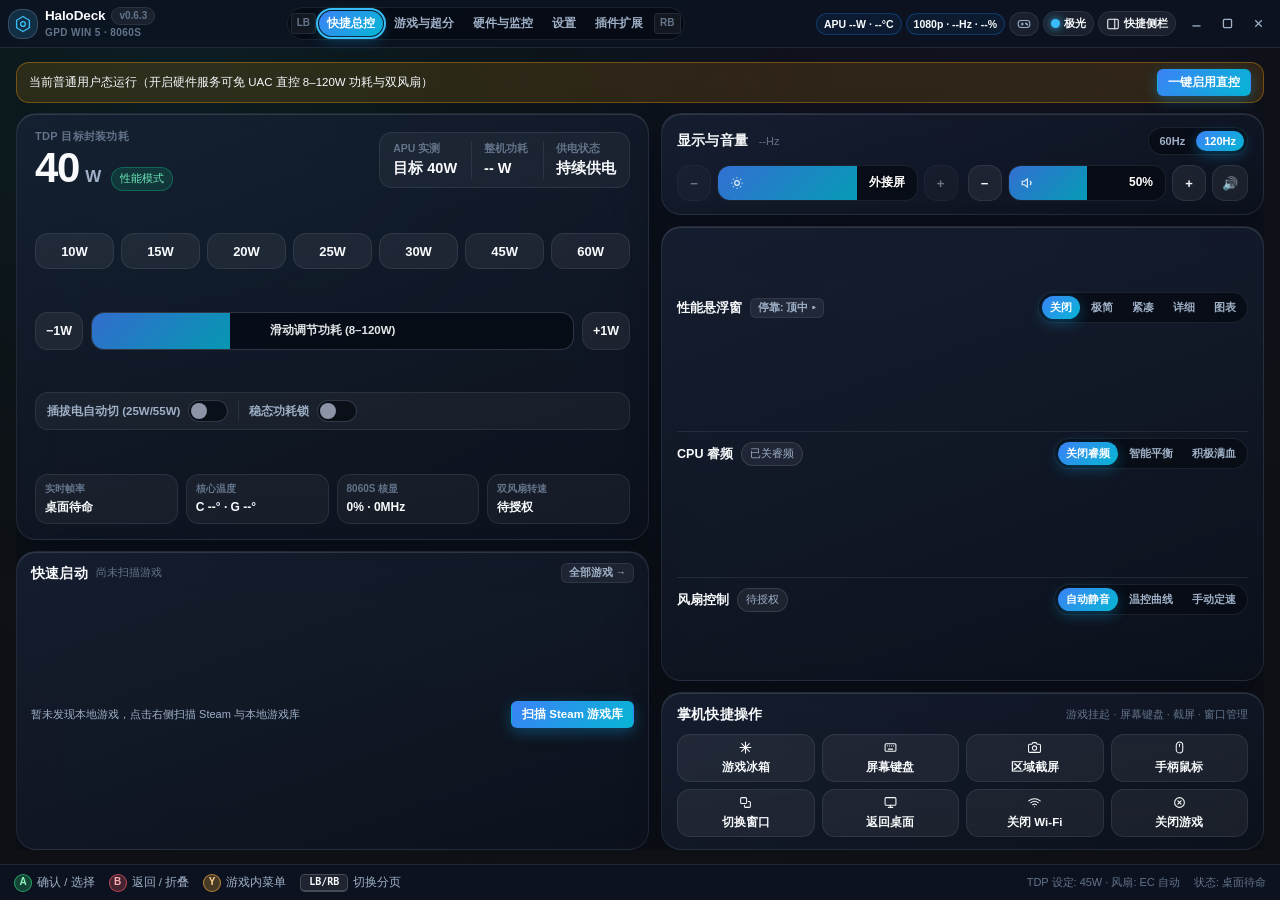
<file: src/HaloDeck.App/WebUI/index.html>
<!DOCTYPE html>
<html lang="zh-CN">
<head>
  <meta charset="UTF-8" />
  <meta name="viewport" content="width=device-width, initial-scale=1.0" />
  <title>HaloDeck · 掌机全能控制中心</title>
  <link rel="stylesheet" href="styles.css" />
</head>
<body class="mode-console" data-theme="aurora" data-layout="bento">
  <!-- Dynamic Game Hero Blurred Backdrop -->
  <div id="ambientBackdrop" class="ambient-backdrop" aria-hidden="true">
    <img id="ambientHeroImg" class="ambient-hero-img is-empty" alt="" />
    <div class="ambient-vignette"></div>
  </div>

  <div id="appShell" class="app-shell">
    <!-- Console Top Navigation Bar (48px, hidden in QAM mode) -->
    <header id="topBar" class="top-bar">
      <div class="top-brand">
        <div class="brand-mark" aria-hidden="true">
          <svg viewBox="0 0 24 24" width="18" height="18" fill="none" stroke="currentColor" stroke-width="1.8" stroke-linecap="round" stroke-linejoin="round">
            <polygon points="12 2 20.5 7 20.5 17 12 22 3.5 17 3.5 7"></polygon>
            <circle cx="12" cy="12" r="3.2"></circle>
          </svg>
        </div>
        <div class="brand-copy">
          <div class="brand-title-row">
            <span class="brand-title">HaloDeck</span>
            <button id="btnTopAppVersion" class="brand-ver-chip" title="前往更新与诊断">v0.6.3</button>
          </div>
          <span id="deviceTag" class="brand-sub">GPD WIN 5 · 8060S</span>
        </div>
      </div>

      <nav class="top-nav" aria-label="主功能导航">
        <span class="bumper-cap" title="LB 向左切换">LB</span>
        <button class="tab-btn active" data-nav="handheld" data-focusable="true">快捷总控</button>
        <button class="tab-btn" data-nav="opti" data-focusable="true">游戏与超分</button>
        <button class="tab-btn" data-nav="monitor" data-focusable="true">硬件与监控</button>
        <button class="tab-btn" data-nav="controls" data-focusable="true">设置</button>
        <button class="tab-btn tab-btn-plugins" data-nav="plugins" data-focusable="true">插件扩展<span id="topPluginCount" class="plugin-count-dot hidden">0</span></button>
        <span class="bumper-cap" title="RB 向右切换">RB</span>
      </nav>

      <div class="top-actions">
        <button id="topApuChip" class="gp-status-chip sys-top-chip" data-focusable="true" title="点击查看硬件精调与监控">
          <span id="topApuLabel">APU --W · --°C</span>
        </button>

        <button id="topSysChip" class="gp-status-chip sys-top-chip" data-focusable="true" title="点击回到快捷总控">
          <span id="topSysLabel">1080p · --Hz · --%</span>
        </button>

        <div id="controllerChip" class="gp-status-chip" title="控制器连接状态">
          <svg viewBox="0 0 24 24" width="14" height="14" fill="none" stroke="currentColor" stroke-width="1.8" stroke-linecap="round" stroke-linejoin="round">
            <rect x="2" y="6" width="20" height="12" rx="5"></rect>
            <path d="M7 12h4M9 10v4"></path>
            <circle cx="15.5" cy="11" r="0.8" fill="currentColor"></circle>
            <circle cx="17.5" cy="13" r="0.8" fill="currentColor"></circle>
          </svg>
          <span id="controllerLabel">键鼠 / 触摸</span>
        </div>

        <button id="btnThemeSwitch" class="top-pill-btn theme-pill-btn" data-focusable="true" title="切换深浅配色：极光深色 / 凝霜浅色">
          <span class="theme-dot" aria-hidden="true"></span>
          <span id="topThemeLabel">极光</span>
        </button>

        <button id="btnOpenQam" class="top-pill-btn" data-focusable="true" title="打开右侧掌机快捷侧栏">
          <svg viewBox="0 0 24 24" width="14" height="14" fill="none" stroke="currentColor" stroke-width="1.8" stroke-linecap="round" stroke-linejoin="round">
            <rect x="3" y="4" width="18" height="16" rx="2"></rect>
            <line x1="15" y1="4" x2="15" y2="20"></line>
          </svg>
          <span>快捷侧栏</span>
        </button>

        <div class="win-controls">
          <button id="btnMinimize" class="win-btn" title="最小化到托盘" aria-label="最小化">
            <svg viewBox="0 0 16 16" width="13" height="13" fill="none" stroke="currentColor" stroke-width="1.6"><line x1="3" y1="11" x2="13" y2="11"></line></svg>
          </button>
          <button id="btnFullscreen" class="win-btn" title="切换全屏掌机模式" aria-label="全屏">
            <svg viewBox="0 0 16 16" width="13" height="13" fill="none" stroke="currentColor" stroke-width="1.6"><rect x="3" y="3" width="10" height="10" rx="1.2"></rect></svg>
          </button>
          <button id="btnCloseApp" class="win-btn win-btn-close" title="隐藏到系统托盘" aria-label="关闭">
            <svg viewBox="0 0 16 16" width="13" height="13" fill="none" stroke="currentColor" stroke-width="1.6"><line x1="4" y1="4" x2="12" y2="12"></line><line x1="12" y1="4" x2="4" y2="12"></line></svg>
          </button>
        </div>
      </div>
    </header>

    <!-- Primary Content Region (dynamically rendered for Console OR QAM mode) -->
    <main id="mainView" class="main-view"></main>

    <!-- Right Vertical Icon Rail (visible only in QAM mode, matched to frequency order) -->
    <aside id="qamRail" class="qam-rail hidden" aria-label="侧栏页面切换">
      <span class="qam-bumper">LB</span>
      <div class="qam-rail-items">
        <button class="qam-rail-btn active" data-qam-tab="handheld" title="一屏快捷总控">
          <svg viewBox="0 0 24 24" width="18" height="18" fill="none" stroke="currentColor" stroke-width="1.8" stroke-linecap="round" stroke-linejoin="round">
            <rect x="3" y="3" width="8" height="8" rx="2.2"></rect>
            <rect x="13" y="3" width="8" height="8" rx="2.2"></rect>
            <rect x="3" y="13" width="8" height="8" rx="2.2"></rect>
            <rect x="13" y="13" width="8" height="8" rx="2.2"></rect>
          </svg>
        </button>
        <button class="qam-rail-btn" data-qam-tab="opti" title="游戏专属与超分">
          <svg viewBox="0 0 24 24" width="18" height="18" fill="none" stroke="currentColor" stroke-width="1.8" stroke-linecap="round" stroke-linejoin="round">
            <polygon points="13 2 3 14 12 14 11 22 21 10 12 10 13 2"></polygon>
          </svg>
        </button>
        <button class="qam-rail-btn" data-qam-tab="osd" title="硬件微调与监控">
          <svg viewBox="0 0 24 24" width="18" height="18" fill="none" stroke="currentColor" stroke-width="1.8" stroke-linecap="round" stroke-linejoin="round">
            <polyline points="22 12 18 12 15 20 9 4 6 12 2 12"></polyline>
          </svg>
        </button>
        <button class="qam-rail-btn" data-qam-tab="controls" title="手柄与系统设置">
          <svg viewBox="0 0 24 24" width="18" height="18" fill="none" stroke="currentColor" stroke-width="1.8" stroke-linecap="round" stroke-linejoin="round">
            <rect x="2" y="6" width="20" height="12" rx="4"></rect>
            <path d="M6 12h4M8 10v4"></path>
            <circle cx="15.5" cy="11" r="1"></circle>
            <circle cx="17.5" cy="13" r="1"></circle>
          </svg>
        </button>
        <button class="qam-rail-btn" data-qam-tab="plugins" title="社区插件 (Decky)">
          <svg viewBox="0 0 24 24" width="18" height="18" fill="none" stroke="currentColor" stroke-width="1.8" stroke-linecap="round" stroke-linejoin="round">
            <path d="M12 22v-5"></path>
            <path d="M9 8V2"></path>
            <path d="M15 8V2"></path>
            <path d="M18 8v5a6 6 0 0 1-12 0V8z"></path>
          </svg>
        </button>
      </div>
      <span class="qam-bumper">RB</span>
    </aside>

    <!-- Handheld Bottom Action Prompt Strip -->
    <footer id="gamepadLegend" class="bottom-legend"></footer>
  </div>

  <!-- Frosted Diagnostics / INI Viewer / Back-Key Picker Modal -->
  <div id="modalBackdrop" class="modal-backdrop hidden">
    <div class="modal-panel" role="dialog" aria-modal="true" aria-labelledby="modalTitle">
      <div class="modal-head">
        <div>
          <h3 id="modalTitle" class="modal-title">诊断详情</h3>
          <p id="modalSubtitle" class="modal-sub"></p>
        </div>
        <button id="btnCloseModal" class="btn btn-sm" data-focusable="true">关闭 [B]</button>
      </div>
      <div id="modalBody" class="modal-body"></div>
    </div>
  </div>

  <!-- Non-blocking Floating Toasts -->
  <div id="toastStack" class="toast-stack" aria-live="polite"></div>

  <script src="app.js"></script>
</body>
</html>
</file>
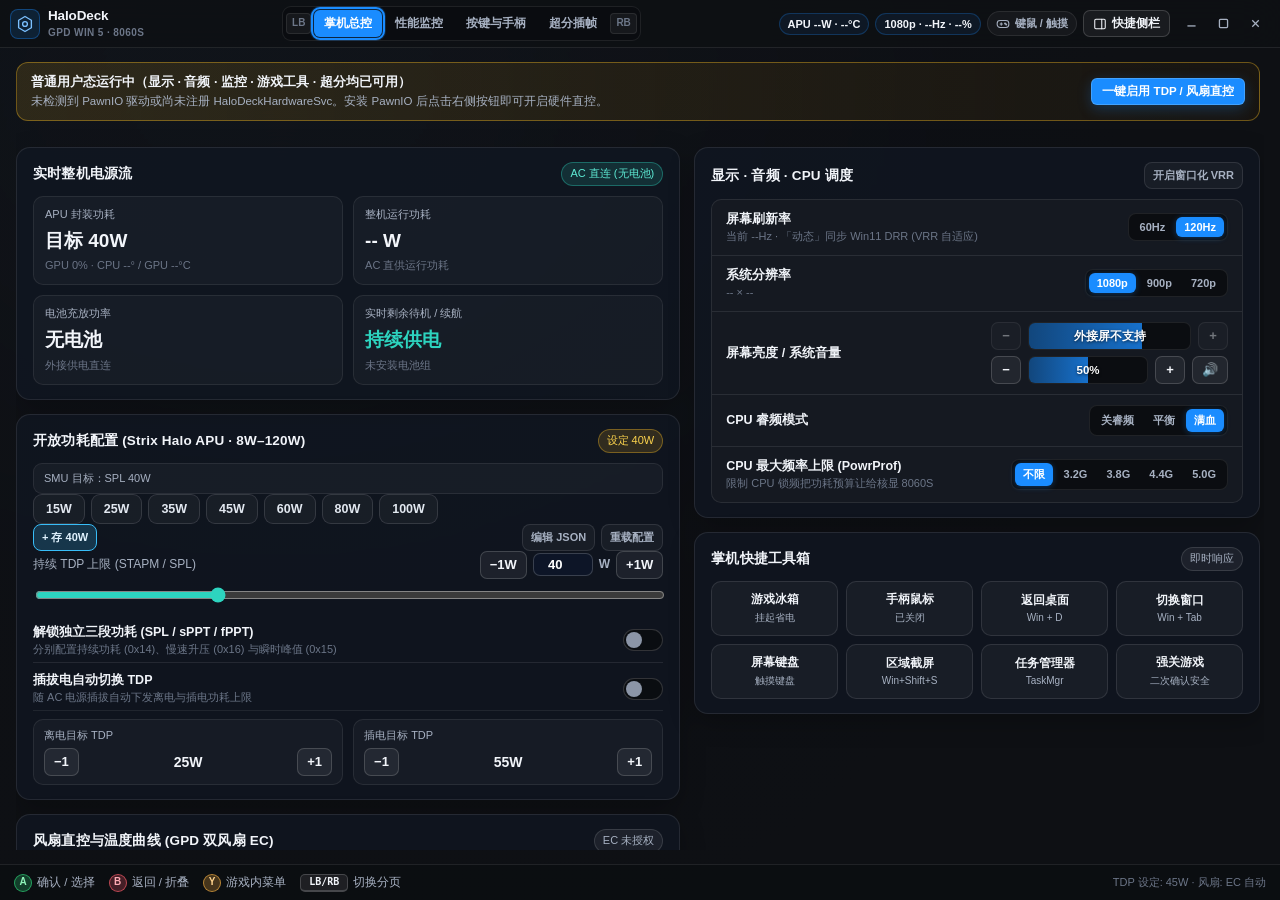
<file: src/HandheldOpti.App/WebUI/index.html>
<!DOCTYPE html>
<html lang="zh-CN">
<head>
  <meta charset="UTF-8" />
  <meta name="viewport" content="width=device-width, initial-scale=1.0" />
  <title>HaloDeck · 掌机全能控制中心</title>
  <link rel="stylesheet" href="styles.css" />
</head>
<body class="mode-console">
  <!-- Dynamic Game Hero Blurred Backdrop -->
  <div id="ambientBackdrop" class="ambient-backdrop" aria-hidden="true">
    <img id="ambientHeroImg" class="ambient-hero-img is-empty" alt="" />
    <div class="ambient-vignette"></div>
  </div>

  <div id="appShell" class="app-shell">
    <!-- Console Top Navigation Bar (48px, hidden in QAM mode) -->
    <header id="topBar" class="top-bar">
      <div class="top-brand">
        <div class="brand-mark" aria-hidden="true">
          <svg viewBox="0 0 24 24" width="18" height="18" fill="none" stroke="currentColor" stroke-width="1.8" stroke-linecap="round" stroke-linejoin="round">
            <polygon points="12 2 20.5 7 20.5 17 12 22 3.5 17 3.5 7"></polygon>
            <circle cx="12" cy="12" r="3.2"></circle>
          </svg>
        </div>
        <div class="brand-copy">
          <span class="brand-title">HaloDeck</span>
          <span id="deviceTag" class="brand-sub">GPD WIN 5 · 8060S</span>
        </div>
      </div>

      <nav class="top-nav" aria-label="主功能导航">
        <span class="bumper-cap" title="LB 向左切换">LB</span>
        <button class="tab-btn active" data-nav="handheld" data-focusable="true">掌机总控</button>
        <button class="tab-btn" data-nav="monitor" data-focusable="true">性能监控</button>
        <button class="tab-btn" data-nav="controls" data-focusable="true">按键与手柄</button>
        <button class="tab-btn" data-nav="opti" data-focusable="true">超分插帧</button>
        <span class="bumper-cap" title="RB 向右切换">RB</span>
      </nav>

      <div class="top-actions">
        <button id="topApuChip" class="gp-status-chip sys-top-chip" data-focusable="true" title="点击查看性能监控与 OSD">
          <span id="topApuLabel">APU --W · --°C</span>
        </button>

        <button id="topSysChip" class="gp-status-chip sys-top-chip" data-focusable="true" title="点击回到掌机总控">
          <span id="topSysLabel">1080p · --Hz · --%</span>
        </button>

        <div id="controllerChip" class="gp-status-chip" title="控制器连接状态">
          <svg viewBox="0 0 24 24" width="14" height="14" fill="none" stroke="currentColor" stroke-width="1.8" stroke-linecap="round" stroke-linejoin="round">
            <rect x="2" y="6" width="20" height="12" rx="5"></rect>
            <path d="M7 12h4M9 10v4"></path>
            <circle cx="15.5" cy="11" r="0.8" fill="currentColor"></circle>
            <circle cx="17.5" cy="13" r="0.8" fill="currentColor"></circle>
          </svg>
          <span id="controllerLabel">键鼠 / 触摸</span>
        </div>

        <button id="btnOpenQam" class="top-pill-btn" data-focusable="true" title="打开右侧掌机快捷侧栏">
          <svg viewBox="0 0 24 24" width="14" height="14" fill="none" stroke="currentColor" stroke-width="1.8" stroke-linecap="round" stroke-linejoin="round">
            <rect x="3" y="4" width="18" height="16" rx="2"></rect>
            <line x1="15" y1="4" x2="15" y2="20"></line>
          </svg>
          <span>快捷侧栏</span>
        </button>

        <div class="win-controls">
          <button id="btnMinimize" class="win-btn" title="最小化到托盘" aria-label="最小化">
            <svg viewBox="0 0 16 16" width="13" height="13" fill="none" stroke="currentColor" stroke-width="1.6"><line x1="3" y1="11" x2="13" y2="11"></line></svg>
          </button>
          <button id="btnFullscreen" class="win-btn" title="切换全屏掌机模式" aria-label="全屏">
            <svg viewBox="0 0 16 16" width="13" height="13" fill="none" stroke="currentColor" stroke-width="1.6"><rect x="3" y="3" width="10" height="10" rx="1.2"></rect></svg>
          </button>
          <button id="btnCloseApp" class="win-btn win-btn-close" title="隐藏到系统托盘" aria-label="关闭">
            <svg viewBox="0 0 16 16" width="13" height="13" fill="none" stroke="currentColor" stroke-width="1.6"><line x1="4" y1="4" x2="12" y2="12"></line><line x1="12" y1="4" x2="4" y2="12"></line></svg>
          </button>
        </div>
      </div>
    </header>

    <!-- Primary Content Region (dynamically rendered for Console OR QAM mode) -->
    <main id="mainView" class="main-view"></main>

    <!-- Right Vertical Icon Rail (visible only in QAM mode) -->
    <aside id="qamRail" class="qam-rail hidden" aria-label="侧栏页面切换">
      <span class="qam-bumper">LB</span>
      <div class="qam-rail-items">
        <button class="qam-rail-btn active" data-qam-tab="handheld" title="掌机总控">
          <svg viewBox="0 0 24 24" width="18" height="18" fill="none" stroke="currentColor" stroke-width="1.8" stroke-linecap="round" stroke-linejoin="round">
            <path d="M12 14l4-4"></path>
            <path d="M3.34 19a10 10 0 1 1 17.32 0"></path>
          </svg>
        </button>
        <button class="qam-rail-btn" data-qam-tab="osd" title="性能监控与 OSD">
          <svg viewBox="0 0 24 24" width="18" height="18" fill="none" stroke="currentColor" stroke-width="1.8" stroke-linecap="round" stroke-linejoin="round">
            <polyline points="22 12 18 12 15 20 9 4 6 12 2 12"></polyline>
          </svg>
        </button>
        <button class="qam-rail-btn" data-qam-tab="controls" title="按键与鼠标">
          <svg viewBox="0 0 24 24" width="18" height="18" fill="none" stroke="currentColor" stroke-width="1.8" stroke-linecap="round" stroke-linejoin="round">
            <rect x="2" y="6" width="20" height="12" rx="4"></rect>
            <path d="M6 12h4M8 10v4"></path>
            <circle cx="15.5" cy="11" r="1"></circle>
            <circle cx="17.5" cy="13" r="1"></circle>
          </svg>
        </button>
        <button class="qam-rail-btn" data-qam-tab="opti" title="OptiScaler 超分插帧">
          <svg viewBox="0 0 24 24" width="18" height="18" fill="none" stroke="currentColor" stroke-width="1.8" stroke-linecap="round" stroke-linejoin="round">
            <polygon points="13 2 3 14 12 14 11 22 21 10 12 10 13 2"></polygon>
          </svg>
        </button>
      </div>
      <span class="qam-bumper">RB</span>
    </aside>

    <!-- Handheld Bottom Action Prompt Strip -->
    <footer id="gamepadLegend" class="bottom-legend"></footer>
  </div>

  <!-- Frosted Diagnostics / INI Viewer Modal -->
  <div id="modalBackdrop" class="modal-backdrop hidden">
    <div class="modal-panel" role="dialog" aria-modal="true" aria-labelledby="modalTitle">
      <div class="modal-head">
        <div>
          <h3 id="modalTitle" class="modal-title">诊断详情</h3>
          <p id="modalSubtitle" class="modal-sub"></p>
        </div>
        <button id="btnCloseModal" class="btn btn-sm" data-focusable="true">关闭 [B]</button>
      </div>
      <div id="modalBody" class="modal-body"></div>
    </div>
  </div>

  <!-- Non-blocking Floating Toasts -->
  <div id="toastStack" class="toast-stack" aria-live="polite"></div>

  <script src="app.js"></script>
</body>
</html>
</file>
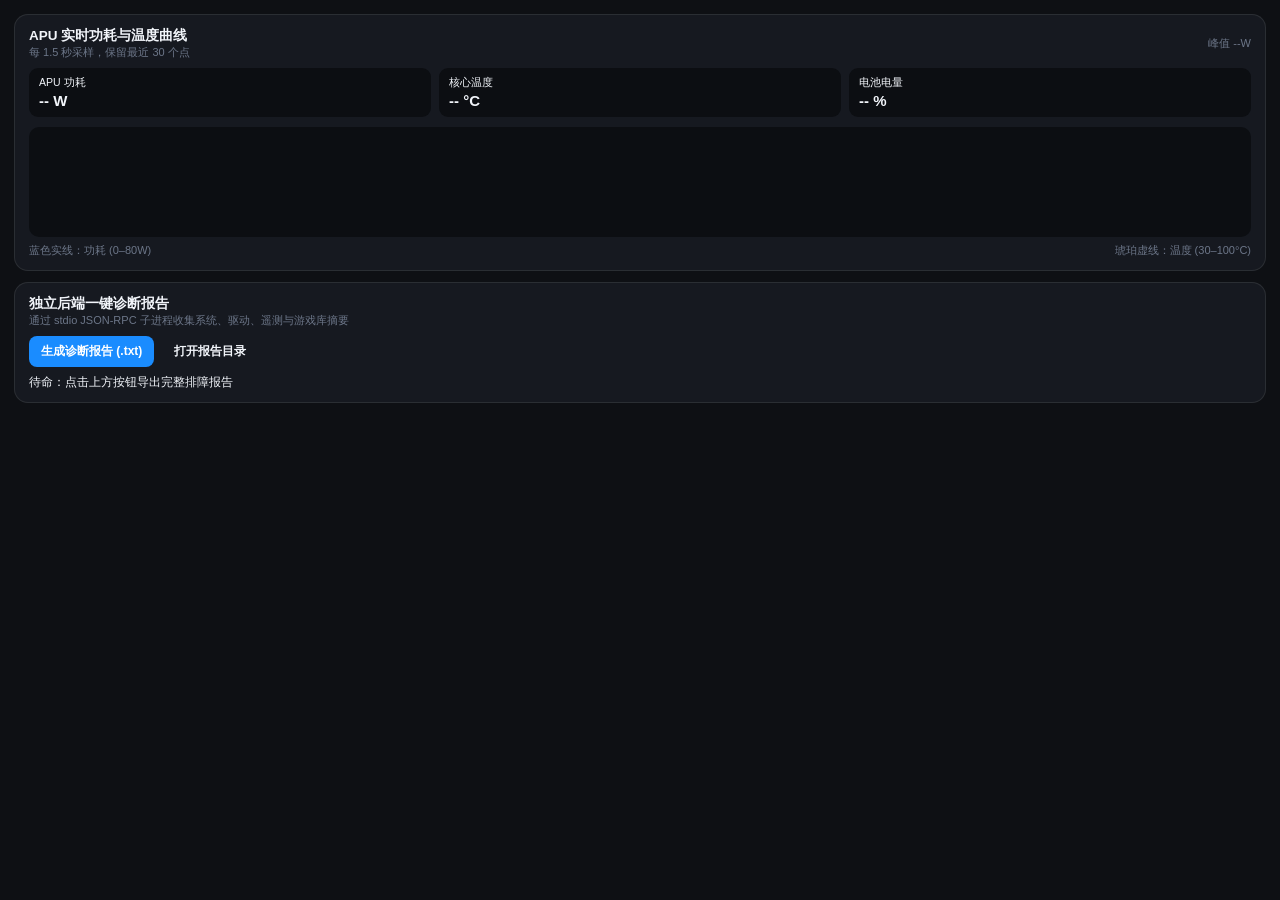
<file: examples/plugins/halodeck.backend-demo/ui/index.html>
<!DOCTYPE html>
<html lang="zh-CN">
<head>
  <meta charset="UTF-8" />
  <meta name="viewport" content="width=device-width, initial-scale=1.0" />
  <title>硬件曲线与一键诊断</title>
  <script src="https://app.halodeck.local/plugin-sdk.js"></script>
  <style>
    * { box-sizing: border-box; margin: 0; padding: 0; }
    body {
      font-family: "Segoe UI Variable Text", "Segoe UI", "Microsoft YaHei UI", sans-serif;
      background: var(--bg-base, #0e1014);
      color: var(--text-primary, #f2f5fa);
      padding: 14px;
      font-size: 13px;
    }
    .stack { display: flex; flex-direction: column; gap: 11px; }
    .card {
      background: var(--bg-card, rgba(24,28,35,0.85));
      border: 1px solid var(--border, rgba(255,255,255,0.09));
      border-radius: var(--radius-lg, 14px);
      padding: 12px 14px;
    }
    .head { display: flex; align-items: center; justify-content: space-between; gap: 8px; margin-bottom: 8px; }
    .title { font-size: 13.5px; font-weight: 700; }
    .sub { font-size: 11px; color: var(--text-muted, #6c7688); }
    .metrics { display: grid; grid-template-columns: repeat(3, minmax(0, 1fr)); gap: 8px; margin-bottom: 10px; }
    .metric {
      background: var(--bg-well, rgba(11,13,17,0.88));
      border: 1px solid var(--border);
      border-radius: 9px; padding: 8px 10px;
    }
    .mk { font-size: 10.5px; color: var(--text-muted); }
    .mv { font-size: 15px; font-weight: 700; margin-top: 2px; }
    .chart-box {
      background: var(--bg-well, rgba(11,13,17,0.88));
      border: 1px solid var(--border);
      border-radius: 10px;
      padding: 8px;
      height: 110px;
    }
    svg { width: 100%; height: 100%; display: block; }
    .row { display: flex; gap: 8px; flex-wrap: wrap; align-items: center; }
    .btn {
      padding: 7px 12px; border-radius: 8px; border: 1px solid var(--border-strong);
      background: var(--bg-row); color: var(--text-primary);
      font-size: 12px; font-weight: 600; cursor: pointer;
    }
    .btn.primary { background: var(--accent, #1a8cff); border-color: transparent; color: #fff; }
    .status { font-size: 11.5px; color: var(--text-secondary); margin-top: 8px; }
  </style>
</head>
<body>
  <div class="stack">
    <div class="card">
      <div class="head">
        <div>
          <div class="title">APU 实时功耗与温度曲线</div>
          <div class="sub">每 1.5 秒采样，保留最近 30 个点</div>
        </div>
        <span id="peakLabel" class="sub">峰值 --W</span>
      </div>
      <div class="metrics">
        <div class="metric"><div class="mk">APU 功耗</div><div id="mWatts" class="mv">-- W</div></div>
        <div class="metric"><div class="mk">核心温度</div><div id="mTemp" class="mv">-- °C</div></div>
        <div class="metric"><div class="mk">电池电量</div><div id="mBat" class="mv">-- %</div></div>
      </div>
      <div class="chart-box">
        <svg id="sparkSvg" viewBox="0 0 300 90" preserveAspectRatio="none">
          <polyline id="lineWatts" fill="none" stroke="var(--accent, #1a8cff)" stroke-width="2.4" points="" />
          <polyline id="lineTemp" fill="none" stroke="#f59e0b" stroke-width="2" stroke-dasharray="4 3" points="" />
        </svg>
      </div>
      <div class="row" style="justify-content:space-between;margin-top:6px;">
        <span class="sub">蓝色实线：功耗 (0–80W)</span>
        <span class="sub">琥珀虚线：温度 (30–100°C)</span>
      </div>
    </div>

    <div class="card">
      <div class="head">
        <div>
          <div class="title">独立后端一键诊断报告</div>
          <div class="sub">通过 stdio JSON-RPC 子进程收集系统、驱动、遥测与游戏库摘要</div>
        </div>
      </div>
      <div class="row">
        <button id="btnExport" class="btn primary">生成诊断报告 (.txt)</button>
        <button id="btnOpenDir" class="btn">打开报告目录</button>
      </div>
      <div id="diagStatus" class="status">待命：点击上方按钮导出完整排障报告</div>
    </div>
  </div>

  <script>
    const wattsHist = [];
    const tempHist = [];
    let lastTelemetry = null;

    function buildPoints(arr, minV, maxV) {
      if (arr.length === 0) return "";
      const n = Math.max(arr.length - 1, 1);
      return arr.map((v, i) => {
        const x = (i / n) * 300;
        const norm = Math.min(1, Math.max(0, (v - minV) / (maxV - minV)));
        const y = 84 - norm * 76;
        return `${x.toFixed(1)},${y.toFixed(1)}`;
      }).join(" ");
    }

    async function pollTelemetry() {
      try {
        const t = await HaloDeckPlugin.telemetry.get();
        if (!t) return;
        lastTelemetry = t;
        const w = Number(t.apuPowerWatts ?? t.apuWatts ?? 0);
        const c = Number(t.cpuTempC ?? t.gpuTempC ?? t.apuTempC ?? 0);
        const bat = Number(t.batteryPercent ?? 0);
        document.getElementById("mWatts").textContent = w > 0 ? `${w.toFixed(1)} W` : "-- W";
        document.getElementById("mTemp").textContent = c > 0 ? `${Math.round(c)} °C` : "-- °C";
        document.getElementById("mBat").textContent = bat > 0 ? `${Math.round(bat)} %` : "-- %";

        wattsHist.push(w);
        tempHist.push(c);
        if (wattsHist.length > 30) wattsHist.shift();
        if (tempHist.length > 30) tempHist.shift();

        const peak = Math.max(...wattsHist, 0);
        document.getElementById("peakLabel").textContent = `峰值 ${peak.toFixed(1)}W`;
        document.getElementById("lineWatts").setAttribute("points", buildPoints(wattsHist, 0, 80));
        document.getElementById("lineTemp").setAttribute("points", buildPoints(tempHist, 30, 100));
      } catch {}
    }

    HaloDeckPlugin.on("progress", (p) => {
      if (p?.text) {
        document.getElementById("diagStatus").textContent = `${p.text} (${p.percent || 0}%)`;
      }
    });

    document.getElementById("btnExport").addEventListener("click", async () => {
      const btn = document.getElementById("btnExport");
      btn.disabled = true;
      document.getElementById("diagStatus").textContent = "正在启动独立后端子进程收集硬件信息...";
      try {
        const games = await HaloDeckPlugin.games.list().catch(() => []);
        const res = await HaloDeckPlugin.backend.call("exportDiagnosticReport", {
          telemetry: lastTelemetry,
          gameCount: Array.isArray(games) ? games.length : 0
        });
        document.getElementById("diagStatus").textContent = `已导出：${res?.fileName || "诊断报告"}（点击右侧「打开报告目录」查看）`;
        HaloDeckPlugin.ui.toast("诊断报告导出成功", "success");
      } catch (err) {
        document.getElementById("diagStatus").textContent = "导出失败：" + err.message;
        HaloDeckPlugin.ui.toast("导出失败：" + err.message, "error");
      } finally {
        btn.disabled = false;
      }
    });

    document.getElementById("btnOpenDir").addEventListener("click", async () => {
      try {
        await HaloDeckPlugin.shell.openDataFolder();
      } catch (err) {
        HaloDeckPlugin.ui.toast(err.message, "error");
      }
    });

    pollTelemetry();
    setInterval(pollTelemetry, 1500);
  </script>
</body>
</html>
</file>
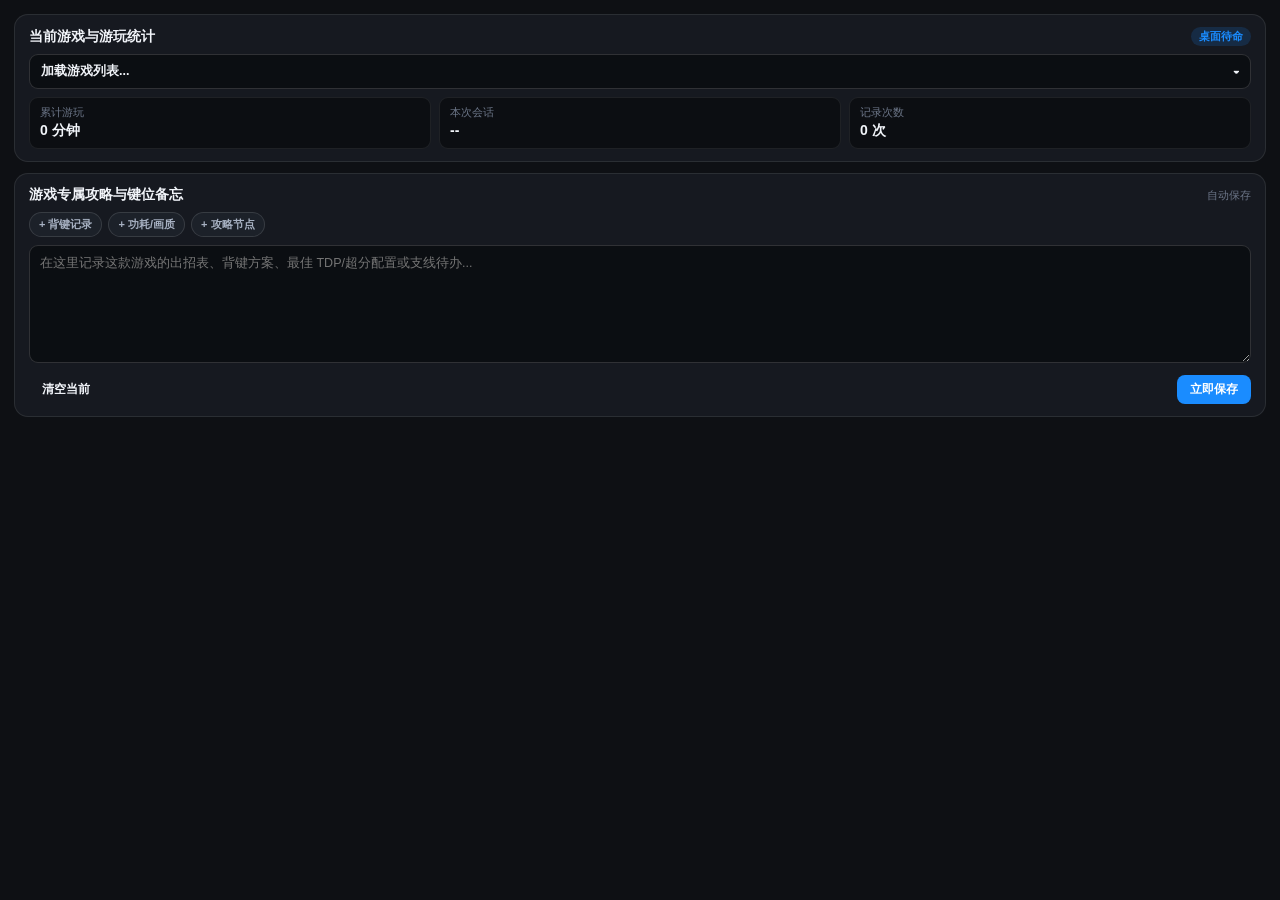
<file: examples/plugins/halodeck.game-notes/ui/index.html>
<!DOCTYPE html>
<html lang="zh-CN">
<head>
  <meta charset="UTF-8" />
  <meta name="viewport" content="width=device-width, initial-scale=1.0" />
  <title>掌机游玩计时与游戏备忘</title>
  <script src="https://app.halodeck.local/plugin-sdk.js"></script>
  <style>
    * { box-sizing: border-box; margin: 0; padding: 0; }
    body {
      font-family: "Segoe UI Variable Text", "Segoe UI", "Microsoft YaHei UI", sans-serif;
      background: var(--bg-base, #0e1014);
      color: var(--text-primary, #f2f5fa);
      padding: 14px;
      font-size: 13px;
    }
    .stack { display: flex; flex-direction: column; gap: 11px; }
    .card {
      background: var(--bg-card, rgba(24, 28, 35, 0.85));
      border: 1px solid var(--border, rgba(255,255,255,0.09));
      border-radius: var(--radius-lg, 14px);
      padding: 12px 14px;
    }
    .head { display: flex; align-items: center; justify-content: space-between; gap: 8px; margin-bottom: 8px; }
    .title { font-size: 13.5px; font-weight: 700; }
    .badge {
      font-size: 11px; font-weight: 700; padding: 2px 8px; border-radius: 999px;
      background: var(--accent-soft, rgba(26,140,255,0.16)); color: var(--accent, #1a8cff);
    }
    .badge.live { background: rgba(34,197,94,0.18); color: #22c55e; }
    .stats { display: grid; grid-template-columns: repeat(3, minmax(0, 1fr)); gap: 8px; margin-top: 8px; }
    .stat-box {
      background: var(--bg-well, rgba(11,13,17,0.85));
      border: 1px solid var(--border, rgba(255,255,255,0.08));
      border-radius: 9px; padding: 8px 10px;
    }
    .stat-k { font-size: 10.5px; color: var(--text-muted, #6c7688); }
    .stat-v { font-size: 14px; font-weight: 700; margin-top: 2px; }

    /* Pure-DOM custom dropdown (100% immune to WS_EX_NOACTIVATE popup closing) */
    .dropdown { position: relative; }
    .dd-trigger {
      width: 100%; display: flex; align-items: center; justify-content: space-between; gap: 8px;
      border-radius: 9px; border: 1px solid var(--border-strong, rgba(255,255,255,0.15));
      background: var(--bg-well, rgba(11,13,17,0.88)); color: var(--text-primary, #f2f5fa);
      font-family: inherit; font-size: 12.5px; font-weight: 600; padding: 8px 11px; cursor: pointer; text-align: left;
    }
    .dd-trigger:hover { border-color: var(--accent, #1a8cff); }
    .dd-menu {
      margin-top: 6px; border-radius: 10px;
      border: 1px solid var(--border-strong, rgba(255,255,255,0.18));
      background: var(--bg-elevated, rgba(18,22,29,0.98));
      padding: 6px; display: none; flex-direction: column; gap: 4px;
      max-height: 210px; overflow-y: auto;
    }
    .dd-menu.open { display: flex; }
    .dd-search {
      width: 100%; padding: 6px 9px; border-radius: 7px; font-size: 12px;
      border: 1px solid var(--border); background: var(--bg-well); color: var(--text-primary);
      outline: none; margin-bottom: 2px;
    }
    .dd-search:focus { border-color: var(--accent, #1a8cff); }
    .dd-item {
      width: 100%; border: none; border-radius: 7px; padding: 7px 9px; cursor: pointer;
      background: transparent; color: var(--text-primary); font-family: inherit; font-size: 12px;
      display: flex; align-items: center; justify-content: space-between; gap: 8px; text-align: left;
    }
    .dd-item:hover { background: var(--bg-row, rgba(255,255,255,0.08)); }
    .dd-item.active { background: var(--accent-soft, rgba(26,140,255,0.18)); color: var(--accent, #1a8cff); font-weight: 700; }
    .dd-meta { font-size: 10.5px; color: var(--text-muted); flex-shrink: 0; }

    textarea {
      width: 100%; border-radius: 9px;
      border: 1px solid var(--border-strong, rgba(255,255,255,0.15));
      background: var(--bg-well, rgba(11,13,17,0.88));
      color: var(--text-primary, #f2f5fa);
      font-family: inherit; font-size: 12.5px; padding: 8px 10px; outline: none;
      min-height: 118px; resize: vertical; line-height: 1.55; margin-top: 8px;
    }
    textarea:focus { border-color: var(--accent, #1a8cff); }
    .tpl-row { display: flex; gap: 6px; flex-wrap: wrap; margin-top: 8px; }
    .pill {
      padding: 4px 9px; border-radius: 999px; font-size: 11px; font-weight: 600; cursor: pointer;
      border: 1px solid var(--border, rgba(255,255,255,0.12));
      background: var(--bg-row, rgba(31,36,45,0.72)); color: var(--text-secondary, #a7b1c2);
    }
    .pill:hover { border-color: var(--accent, #1a8cff); color: var(--accent, #1a8cff); }
    .actions { display: flex; justify-content: space-between; align-items: center; margin-top: 9px; gap: 8px; }
    .hint { font-size: 11px; color: var(--text-muted, #6c7688); }
    .btn {
      padding: 6px 13px; border-radius: 8px; border: 1px solid var(--border-strong);
      background: var(--accent, #1a8cff); color: #fff; font-size: 12px; font-weight: 600; cursor: pointer;
    }
    .btn.ghost { background: var(--bg-row); color: var(--text-primary); }
  </style>
</head>
<body>
  <div class="stack">
    <div class="card">
      <div class="head">
        <span class="title">当前游戏与游玩统计</span>
        <span id="runBadge" class="badge">桌面待命</span>
      </div>
      <div class="dropdown">
        <button id="ddTrigger" type="button" class="dd-trigger">
          <span id="ddLabel">加载游戏列表...</span>
          <span id="ddArrow">▾</span>
        </button>
        <div id="ddMenu" class="dd-menu">
          <input id="ddSearch" class="dd-search" type="text" placeholder="搜索游戏名..." />
          <div id="ddList"></div>
        </div>
      </div>
      <div class="stats">
        <div class="stat-box"><div class="stat-k">累计游玩</div><div id="stTotal" class="stat-v">0 分钟</div></div>
        <div class="stat-box"><div class="stat-k">本次会话</div><div id="stSession" class="stat-v">--</div></div>
        <div class="stat-box"><div class="stat-k">记录次数</div><div id="stLaunches" class="stat-v">0 次</div></div>
      </div>
    </div>

    <div class="card">
      <div class="head">
        <span class="title">游戏专属攻略与键位备忘</span>
        <span id="saveState" class="hint">自动保存</span>
      </div>
      <div class="tpl-row">
        <button class="pill" data-tpl="🎮 背键映射：L4 =  / R4 = ">+ 背键记录</button>
        <button class="pill" data-tpl="⚡ 推荐画质：TDP W · 分辨率  · 帧率上限 ">+ 功耗/画质</button>
        <button class="pill" data-tpl="📌 当前进度/Boss 弱点：">+ 攻略节点</button>
      </div>
      <textarea id="noteArea" placeholder="在这里记录这款游戏的出招表、背键方案、最佳 TDP/超分配置或支线待办..."></textarea>
      <div class="actions">
        <button id="btnClearNote" class="btn ghost">清空当前</button>
        <button id="btnSaveNote" class="btn">立即保存</button>
      </div>
    </div>
  </div>

  <script>
    let games = [];
    let activeGameId = "_global";
    let runningGameId = null;
    let sessionStartMs = null;
    let storeData = { notes: {}, stats: {} };
    let saveTimer = null;
    let ddOpen = false;

    function fmtDuration(sec) {
      sec = Math.max(0, Math.floor(sec || 0));
      const h = Math.floor(sec / 3600);
      const m = Math.floor((sec % 3600) / 60);
      const s = sec % 60;
      if (h > 0) return `${h}h ${m}m`;
      if (m > 0) return `${m}m ${s}s`;
      return `${s}s`;
    }

    function getStat(gid) {
      if (!storeData.stats[gid]) storeData.stats[gid] = { totalSeconds: 0, launches: 0, lastPlayedAt: null };
      return storeData.stats[gid];
    }

    function getDisplayTitle(gid) {
      if (gid === "_global") return "📌 通用全局备忘（桌面/全部游戏）";
      const found = games.find((g) => g.id === gid);
      return found ? found.title : gid;
    }

    async function persist() {
      await HaloDeckPlugin.storage.set("gameNotebookV2", storeData);
      document.getElementById("saveState").textContent = "已保存 · " + new Date().toLocaleTimeString();
    }

    function renderDropdownList() {
      const q = (document.getElementById("ddSearch").value || "").trim().toLowerCase();
      const allOpts = [{ id: "_global", title: "📌 通用全局备忘（桌面/全部游戏）" }, ...games];
      const filtered = q ? allOpts.filter((o) => (o.title || "").toLowerCase().includes(q)) : allOpts;
      const listEl = document.getElementById("ddList");
      listEl.innerHTML = filtered.map((o) => {
        const st = storeData.stats[o.id];
        const meta = st?.totalSeconds > 0 ? fmtDuration(st.totalSeconds) : (storeData.notes[o.id]?.trim() ? "有备忘" : "");
        return `<button type="button" class="dd-item ${o.id === activeGameId ? "active" : ""}" data-gid="${o.id.replace(/"/g, "&quot;")}">
          <span>${o.title.replace(/</g, "&lt;")}</span>
          ${meta ? `<span class="dd-meta">${meta}</span>` : ""}
        </button>`;
      }).join("");
      listEl.querySelectorAll("[data-gid]").forEach((btn) => {
        btn.addEventListener("click", () => {
          selectGame(btn.dataset.gid);
          toggleDropdown(false);
        });
      });
    }

    function toggleDropdown(next) {
      ddOpen = typeof next === "boolean" ? next : !ddOpen;
      document.getElementById("ddMenu").classList.toggle("open", ddOpen);
      document.getElementById("ddArrow").textContent = ddOpen ? "▴" : "▾";
      if (ddOpen) {
        renderDropdownList();
      }
    }

    function renderStats() {
      const st = getStat(activeGameId);
      const liveDelta = (runningGameId && runningGameId === activeGameId && sessionStartMs)
        ? Math.floor((Date.now() - sessionStartMs) / 1000)
        : 0;
      document.getElementById("stTotal").textContent = fmtDuration((st.totalSeconds || 0) + liveDelta);
      document.getElementById("stSession").textContent = liveDelta > 0 ? fmtDuration(liveDelta) : "--";
      document.getElementById("stLaunches").textContent = `${st.launches || 0} 次`;

      const badge = document.getElementById("runBadge");
      if (runningGameId) {
        const rg = games.find((g) => g.id === runningGameId);
        badge.textContent = `● 运行中：${rg ? rg.title : runningGameId}`;
        badge.className = "badge live";
      } else {
        badge.textContent = "桌面待命";
        badge.className = "badge";
      }
    }

    function selectGame(gid) {
      activeGameId = gid || "_global";
      document.getElementById("ddLabel").textContent = getDisplayTitle(activeGameId);
      document.getElementById("noteArea").value = storeData.notes[activeGameId] || "";
      renderStats();
    }

    async function commitRunningSession() {
      if (!runningGameId || !sessionStartMs) return;
      const elapsed = Math.floor((Date.now() - sessionStartMs) / 1000);
      if (elapsed > 0) {
        const st = getStat(runningGameId);
        st.totalSeconds = (st.totalSeconds || 0) + elapsed;
        st.lastPlayedAt = new Date().toISOString();
        await persist();
      }
      sessionStartMs = null;
    }

    document.getElementById("ddTrigger").addEventListener("click", () => toggleDropdown());
    document.getElementById("ddSearch").addEventListener("input", () => renderDropdownList());

    document.getElementById("noteArea").addEventListener("input", (e) => {
      storeData.notes[activeGameId] = e.target.value;
      document.getElementById("saveState").textContent = "输入中...";
      clearTimeout(saveTimer);
      saveTimer = setTimeout(() => persist().catch(() => {}), 450);
    });

    document.getElementById("btnSaveNote").addEventListener("click", async () => {
      storeData.notes[activeGameId] = document.getElementById("noteArea").value;
      await persist();
      HaloDeckPlugin.toast("游戏备忘已保存", "success");
    });

    document.getElementById("btnClearNote").addEventListener("click", async () => {
      document.getElementById("noteArea").value = "";
      storeData.notes[activeGameId] = "";
      await persist();
      HaloDeckPlugin.toast("已清空当前游戏备忘", "info");
    });

    document.querySelectorAll("[data-tpl]").forEach((btn) => {
      btn.addEventListener("click", () => {
        const area = document.getElementById("noteArea");
        const prefix = area.value && !area.value.endsWith("\n") ? "\n" : "";
        area.value = area.value + prefix + btn.dataset.tpl;
        storeData.notes[activeGameId] = area.value;
        area.focus();
        clearTimeout(saveTimer);
        saveTimer = setTimeout(() => persist().catch(() => {}), 350);
      });
    });

    HaloDeckPlugin.on("gameStarted", async (data) => {
      await commitRunningSession();
      if (data?.gameId) {
        runningGameId = data.gameId;
        sessionStartMs = Date.now();
        const st = getStat(runningGameId);
        st.launches = (st.launches || 0) + 1;
        await persist();
        selectGame(runningGameId);
      }
    });

    HaloDeckPlugin.on("gameStopped", async () => {
      await commitRunningSession();
      runningGameId = null;
      renderStats();
    });

    setInterval(renderStats, 1000);

    (async () => {
      try {
        const saved = await HaloDeckPlugin.storage.get("gameNotebookV2");
        if (saved && typeof saved === "object") {
          storeData = { notes: saved.notes || {}, stats: saved.stats || {} };
        }
        const [list, running] = await Promise.all([
          HaloDeckPlugin.getGames().catch(() => []),
          HaloDeckPlugin.getRunningGame().catch(() => null)
        ]);
        games = Array.isArray(list) ? list : [];

        if (running?.id) {
          runningGameId = running.id;
          sessionStartMs = Date.now();
          selectGame(running.id);
        } else if (games.length > 0) {
          selectGame(games[0].id);
        } else {
          selectGame("_global");
        }
      } catch (err) {
        HaloDeckPlugin.toast("加载游戏列表失败：" + err.message, "error");
      }
    })();
  </script>
</body>
</html>
</file>
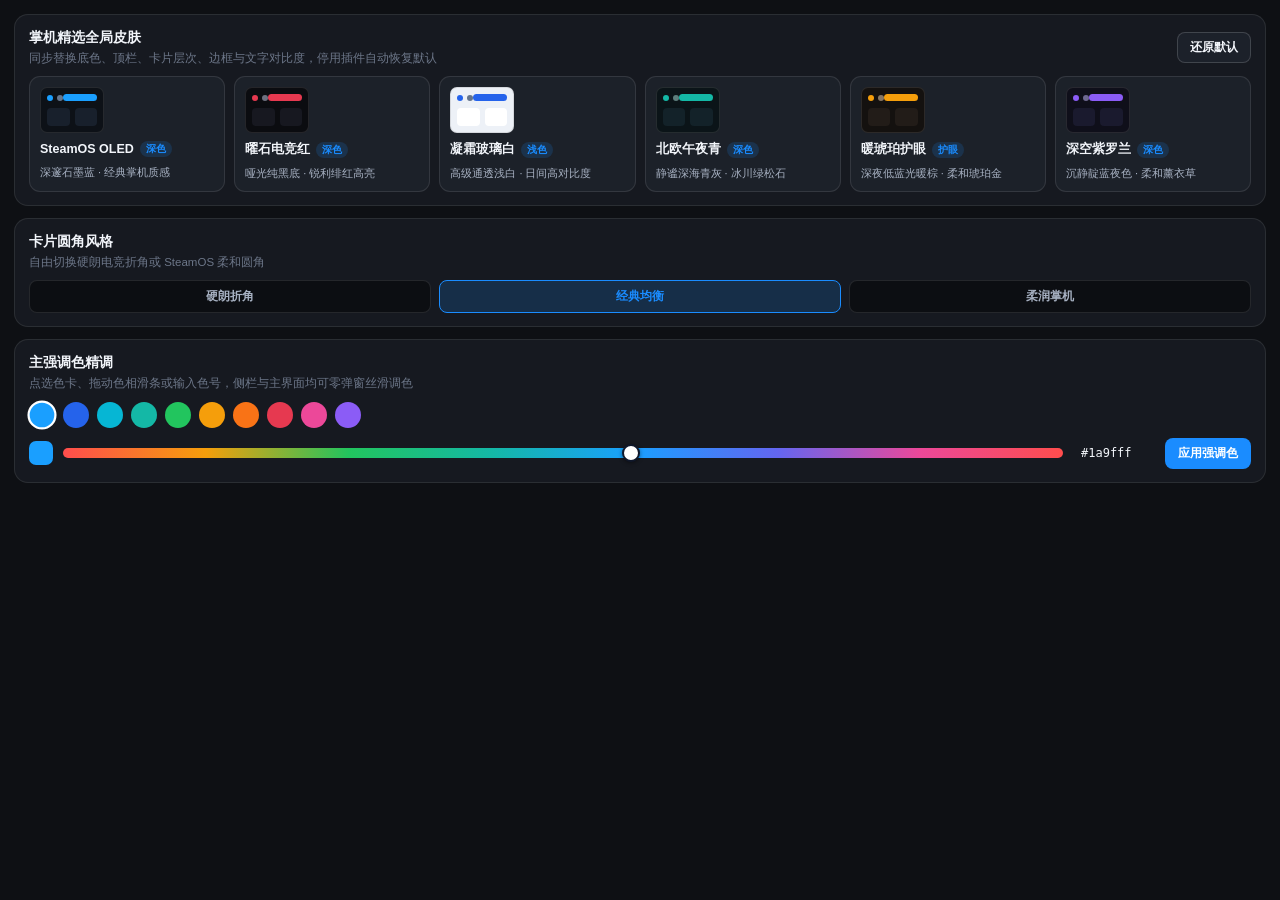
<file: examples/plugins/halodeck.skin-studio/ui/index.html>
<!DOCTYPE html>
<html lang="zh-CN">
<head>
  <meta charset="UTF-8" />
  <meta name="viewport" content="width=device-width, initial-scale=1.0" />
  <title>视觉主题工坊</title>
  <script src="https://app.halodeck.local/plugin-sdk.js"></script>
  <style>
    * { box-sizing: border-box; margin: 0; padding: 0; }
    body {
      font-family: "Segoe UI Variable Text", "Segoe UI", "Microsoft YaHei UI", sans-serif;
      background: var(--bg-base, #0e1014);
      color: var(--text-primary, #f2f5fa);
      padding: 14px;
      font-size: 13px;
      line-height: 1.45;
    }
    .stack { display: flex; flex-direction: column; gap: 12px; }
    .card {
      background: var(--bg-card, rgba(24, 28, 35, 0.85));
      border: 1px solid var(--border, rgba(255, 255, 255, 0.09));
      border-radius: var(--radius-lg, 14px);
      padding: 13px 14px;
    }
    .head { display: flex; align-items: center; justify-content: space-between; gap: 8px; margin-bottom: 10px; }
    .title { font-size: 13.5px; font-weight: 700; }
    .sub { font-size: 11.5px; color: var(--text-muted, #6c7688); margin-top: 2px; }
    .grid {
      display: grid;
      grid-template-columns: repeat(auto-fill, minmax(170px, 1fr));
      gap: 9px;
    }
    .skin-card {
      cursor: pointer;
      border-radius: 11px;
      border: 1.5px solid var(--border, rgba(255, 255, 255, 0.1));
      background: var(--bg-row, rgba(31, 36, 45, 0.72));
      padding: 10px;
      text-align: left;
      color: inherit;
      transition: transform 0.12s ease, border-color 0.15s ease, box-shadow 0.15s ease;
      display: flex;
      flex-direction: column;
      gap: 8px;
    }
    .skin-card:hover { transform: translateY(-1px); border-color: var(--border-strong, rgba(255,255,255,0.22)); }
    .skin-card.active {
      border-color: var(--accent, #1a8cff);
      box-shadow: 0 0 0 2px var(--accent-soft, rgba(26, 140, 255, 0.2));
    }
    .mini-ui {
      height: 46px;
      border-radius: 7px;
      padding: 6px;
      display: flex;
      flex-direction: column;
      justify-content: space-between;
      border: 1px solid rgba(128,128,128,0.22);
    }
    .mini-bar { display: flex; align-items: center; justify-content: space-between; }
    .mini-dots { display: flex; gap: 4px; }
    .mini-dot { width: 6px; height: 6px; border-radius: 999px; }
    .mini-pill { height: 7px; width: 34px; border-radius: 999px; }
    .mini-row { display: flex; gap: 5px; }
    .mini-box { flex: 1; height: 18px; border-radius: 4px; }
    .skin-name { font-size: 12.5px; font-weight: 700; display: flex; align-items: center; justify-content: space-between; gap: 6px; }
    .skin-desc { font-size: 11px; color: var(--text-secondary, #a7b1c2); }
    .tag {
      font-size: 10px; font-weight: 700; padding: 1px 6px; border-radius: 999px;
      background: var(--accent-soft, rgba(26,140,255,0.16)); color: var(--accent, #1a8cff);
    }
    .row { display: flex; align-items: center; gap: 8px; flex-wrap: wrap; }
    .seg-btn {
      flex: 1;
      min-width: 72px;
      padding: 7px 10px;
      border-radius: 8px;
      border: 1px solid var(--border, rgba(255,255,255,0.1));
      background: var(--bg-well, rgba(11,13,17,0.85));
      color: var(--text-secondary, #a7b1c2);
      font-size: 12px;
      font-weight: 600;
      cursor: pointer;
    }
    .seg-btn.active {
      background: var(--accent-soft, rgba(26,140,255,0.18));
      border-color: var(--accent, #1a8cff);
      color: var(--accent, #1a8cff);
    }
    .swatch-row { display: flex; align-items: center; gap: 8px; flex-wrap: wrap; }
    .swatch {
      width: 26px; height: 26px; border-radius: 999px; cursor: pointer;
      border: 2px solid transparent; transition: transform 0.12s ease;
    }
    .swatch:hover { transform: scale(1.12); }
    .swatch.active { border-color: var(--text-primary, #fff); transform: scale(1.12); }
    .hue-bar {
      display: flex; align-items: center; gap: 10px; margin-top: 10px; flex-wrap: wrap;
    }
    .hue-range {
      flex: 1; min-width: 140px; height: 10px; border-radius: 999px; appearance: none; outline: none; cursor: pointer;
      background: linear-gradient(90deg, #ff4d4d, #f59e0b, #22c55e, #14b8a6, #1a9fff, #6366f1, #ec4899, #ff4d4d);
    }
    .hue-range::-webkit-slider-thumb {
      appearance: none; width: 18px; height: 18px; border-radius: 999px;
      background: #fff; border: 2px solid #0f172a; box-shadow: 0 1px 4px rgba(0,0,0,0.45);
    }
    .hex-input {
      width: 82px; padding: 5px 8px; border-radius: 7px; font-family: Consolas, monospace; font-size: 12px;
      border: 1px solid var(--border-strong); background: var(--bg-well); color: var(--text-primary); outline: none;
    }
    .preview-dot {
      width: 24px; height: 24px; border-radius: 7px; border: 1px solid var(--border-strong); flex-shrink: 0;
    }
    .btn {
      padding: 6px 12px; border-radius: 8px; border: 1px solid var(--border-strong, rgba(255,255,255,0.16));
      background: var(--bg-row, rgba(31,36,45,0.8)); color: var(--text-primary, #f2f5fa);
      font-size: 12px; font-weight: 600; cursor: pointer;
    }
    .btn.primary { background: var(--accent, #1a8cff); border-color: transparent; color: #fff; }
    .btn:hover { filter: brightness(1.08); }
  </style>
</head>
<body>
  <div class="stack">
    <div class="card">
      <div class="head">
        <div>
          <div class="title">掌机精选全局皮肤</div>
          <div class="sub">同步替换底色、顶栏、卡片层次、边框与文字对比度，停用插件自动恢复默认</div>
        </div>
        <button id="btnReset" class="btn">还原默认</button>
      </div>
      <div id="skinGrid" class="grid"></div>
    </div>

    <div class="card">
      <div class="head">
        <div>
          <div class="title">卡片圆角风格</div>
          <div class="sub">自由切换硬朗电竞折角或 SteamOS 柔和圆角</div>
        </div>
      </div>
      <div id="radiusRow" class="row"></div>
    </div>

    <div class="card">
      <div class="head">
        <div>
          <div class="title">主强调色精调</div>
          <div class="sub">点选色卡、拖动色相滑条或输入色号，侧栏与主界面均可零弹窗丝滑调色</div>
        </div>
      </div>
      <div id="swatches" class="swatch-row"></div>
      <div class="hue-bar">
        <span id="accentPreviewDot" class="preview-dot" style="background:#1a9fff;"></span>
        <input id="hueSlider" class="hue-range" type="range" min="0" max="360" value="205" />
        <input id="customAccentHex" class="hex-input" type="text" value="#1a9fff" maxlength="7" />
        <button id="btnApplyAccent" class="btn primary">应用强调色</button>
      </div>
    </div>
  </div>

  <script>
    const SKINS = [
      {
        id: "steamos-oled",
        name: "SteamOS OLED",
        tag: "深色",
        desc: "深邃石墨蓝 · 经典掌机质感",
        preview: { base: "#0d1117", card: "#18202c", accent: "#1a9fff" },
        vars: {
          "--bg-base": "#0d1117",
          "--bg-elevated": "rgba(18, 24, 34, 0.90)",
          "--bg-card": "rgba(24, 32, 44, 0.86)",
          "--bg-row": "rgba(32, 42, 58, 0.72)",
          "--bg-well": "rgba(10, 14, 20, 0.92)",
          "--text-primary": "#edf2f7",
          "--text-secondary": "#9fb0c6",
          "--text-muted": "#66778e",
          "--border": "rgba(148, 179, 214, 0.13)",
          "--border-strong": "rgba(148, 179, 214, 0.25)",
          "--accent": "#1a9fff",
          "--accent-hover": "#3eb0ff",
          "--accent-soft": "rgba(26, 159, 255, 0.18)",
          "--accent-glow": "rgba(26, 159, 255, 0.34)"
        }
      },
      {
        id: "rog-obsidian",
        name: "曜石电竞红",
        tag: "深色",
        desc: "哑光纯黑底 · 锐利绯红高亮",
        preview: { base: "#0b0c10", card: "#171820", accent: "#e63950" },
        vars: {
          "--bg-base": "#0b0c10",
          "--bg-elevated": "rgba(18, 19, 25, 0.92)",
          "--bg-card": "rgba(24, 26, 34, 0.88)",
          "--bg-row": "rgba(33, 35, 46, 0.76)",
          "--bg-well": "rgba(9, 10, 14, 0.94)",
          "--text-primary": "#f5f6fa",
          "--text-secondary": "#a8abb8",
          "--text-muted": "#6d707f",
          "--border": "rgba(255, 255, 255, 0.09)",
          "--border-strong": "rgba(230, 57, 80, 0.35)",
          "--accent": "#e63950",
          "--accent-hover": "#f2556a",
          "--accent-soft": "rgba(230, 57, 80, 0.18)",
          "--accent-glow": "rgba(230, 57, 80, 0.36)"
        }
      },
      {
        id: "mac-frost",
        name: "凝霜玻璃白",
        tag: "浅色",
        desc: "高级通透浅白 · 日间高对比度",
        preview: { base: "#edf1f7", card: "#ffffff", accent: "#2563eb" },
        vars: {
          "--bg-base": "#edf1f7",
          "--bg-elevated": "rgba(255, 255, 255, 0.90)",
          "--bg-card": "rgba(255, 255, 255, 0.86)",
          "--bg-row": "rgba(236, 241, 248, 0.92)",
          "--bg-well": "rgba(224, 231, 241, 0.92)",
          "--text-primary": "#0f172a",
          "--text-secondary": "#475569",
          "--text-muted": "#64748b",
          "--border": "rgba(15, 23, 42, 0.11)",
          "--border-strong": "rgba(15, 23, 42, 0.22)",
          "--accent": "#2563eb",
          "--accent-hover": "#3b82f6",
          "--accent-soft": "rgba(37, 99, 235, 0.14)",
          "--accent-glow": "rgba(37, 99, 235, 0.28)"
        }
      },
      {
        id: "nordic-teal",
        name: "北欧午夜青",
        tag: "深色",
        desc: "静谧深海青灰 · 冰川绿松石",
        preview: { base: "#0b1418", card: "#132229", accent: "#14b8a6" },
        vars: {
          "--bg-base": "#0b1418",
          "--bg-elevated": "rgba(15, 27, 33, 0.90)",
          "--bg-card": "rgba(20, 35, 42, 0.86)",
          "--bg-row": "rgba(27, 46, 55, 0.72)",
          "--bg-well": "rgba(8, 16, 20, 0.92)",
          "--text-primary": "#ecfdf5",
          "--text-secondary": "#94b8b5",
          "--text-muted": "#5d7e7d",
          "--border": "rgba(45, 212, 191, 0.14)",
          "--border-strong": "rgba(45, 212, 191, 0.28)",
          "--accent": "#14b8a6",
          "--accent-hover": "#2dd4bf",
          "--accent-soft": "rgba(20, 184, 166, 0.18)",
          "--accent-glow": "rgba(20, 184, 166, 0.34)"
        }
      },
      {
        id: "warm-amber",
        name: "暖琥珀护眼",
        tag: "护眼",
        desc: "深夜低蓝光暖棕 · 柔和琥珀金",
        preview: { base: "#14110f", card: "#221c18", accent: "#f59e0b" },
        vars: {
          "--bg-base": "#14110f",
          "--bg-elevated": "rgba(28, 23, 19, 0.90)",
          "--bg-card": "rgba(36, 30, 25, 0.86)",
          "--bg-row": "rgba(48, 40, 33, 0.76)",
          "--bg-well": "rgba(15, 12, 10, 0.92)",
          "--text-primary": "#faf3e8",
          "--text-secondary": "#c7b6a1",
          "--text-muted": "#877664",
          "--border": "rgba(245, 158, 11, 0.15)",
          "--border-strong": "rgba(245, 158, 11, 0.30)",
          "--accent": "#f59e0b",
          "--accent-hover": "#fbbf24",
          "--accent-soft": "rgba(245, 158, 11, 0.18)",
          "--accent-glow": "rgba(245, 158, 11, 0.32)"
        }
      },
      {
        id: "midnight-violet",
        name: "深空紫罗兰",
        tag: "深色",
        desc: "沉静靛蓝夜色 · 柔和薰衣草",
        preview: { base: "#0f0f1a", card: "#1a1a2e", accent: "#8b5cf6" },
        vars: {
          "--bg-base": "#0f0f1a",
          "--bg-elevated": "rgba(20, 20, 36, 0.90)",
          "--bg-card": "rgba(27, 27, 48, 0.86)",
          "--bg-row": "rgba(37, 37, 64, 0.74)",
          "--bg-well": "rgba(11, 11, 21, 0.92)",
          "--text-primary": "#f3f1ff",
          "--text-secondary": "#aba6cc",
          "--text-muted": "#6e6991",
          "--border": "rgba(139, 92, 246, 0.16)",
          "--border-strong": "rgba(139, 92, 246, 0.32)",
          "--accent": "#8b5cf6",
          "--accent-hover": "#a78bfa",
          "--accent-soft": "rgba(139, 92, 246, 0.20)",
          "--accent-glow": "rgba(139, 92, 246, 0.36)"
        }
      }
    ];

    const RADIUS_PRESETS = [
      { id: "sharp", label: "硬朗折角", vars: { "--radius-sm": "4px", "--radius-md": "6px", "--radius-lg": "9px", "--radius-card": "10px", "--radius-inner": "7px" } },
      { id: "balanced", label: "经典均衡", vars: { "--radius-sm": "6px", "--radius-md": "10px", "--radius-lg": "14px", "--radius-card": "16px", "--radius-inner": "11px" } },
      { id: "pill", label: "柔润掌机", vars: { "--radius-sm": "9px", "--radius-md": "14px", "--radius-lg": "18px", "--radius-card": "22px", "--radius-inner": "14px" } }
    ];

    const ACCENT_SWATCHES = ["#1a9fff", "#2563eb", "#06b6d4", "#14b8a6", "#22c55e", "#f59e0b", "#f97316", "#e63950", "#ec4899", "#8b5cf6"];

    function hslToHex(h, s, l) {
      s /= 100; l /= 100;
      const k = (n) => (n + h / 30) % 12;
      const a = s * Math.min(l, 1 - l);
      const f = (n) => l - a * Math.max(-1, Math.min(k(n) - 3, Math.min(9 - k(n), 1)));
      return "#" + [f(0), f(8), f(4)].map((x) => Math.round(255 * x).toString(16).padStart(2, "0")).join("");
    }

    function syncAccentInputs(hex) {
      if (!/^#[0-9a-f]{6}$/i.test(hex || "")) return;
      document.getElementById("customAccentHex").value = hex.toLowerCase();
      document.getElementById("accentPreviewDot").style.background = hex;
    }

    let currentState = { skinId: null, radiusId: "balanced", customAccent: null };

    function hexToRgba(hex, alpha) {
      const m = /^#?([a-f\d]{2})([a-f\d]{2})([a-f\d]{2})$/i.exec(hex || "");
      if (!m) return `rgba(26, 140, 255, ${alpha})`;
      return `rgba(${parseInt(m[1], 16)}, ${parseInt(m[2], 16)}, ${parseInt(m[3], 16)}, ${alpha})`;
    }

    function lightenHex(hex, amount) {
      const m = /^#?([a-f\d]{2})([a-f\d]{2})([a-f\d]{2})$/i.exec(hex || "");
      if (!m) return hex;
      const clamp = (v) => Math.min(255, Math.max(0, v));
      const r = clamp(parseInt(m[1], 16) + amount);
      const g = clamp(parseInt(m[2], 16) + amount);
      const b = clamp(parseInt(m[3], 16) + amount);
      return "#" + [r, g, b].map((x) => x.toString(16).padStart(2, "0")).join("");
    }

    async function applyComposedTheme(toastText) {
      const skin = SKINS.find((s) => s.id === currentState.skinId);
      const radius = RADIUS_PRESETS.find((r) => r.id === currentState.radiusId) || RADIUS_PRESETS[1];
      const vars = { ...(skin ? skin.vars : {}), ...radius.vars };
      if (skin) {
        vars["--bg-subtile"] = skin.vars["--bg-row"];
        vars["--bg-card-solid"] = skin.preview.card;
      }

      if (currentState.customAccent) {
        vars["--accent"] = currentState.customAccent;
        vars["--accent-hover"] = lightenHex(currentState.customAccent, 24);
        vars["--accent-soft"] = hexToRgba(currentState.customAccent, 0.18);
        vars["--accent-glow"] = hexToRgba(currentState.customAccent, 0.34);
      }

      await HaloDeckPlugin.theme.setVariables(vars);
      await HaloDeckPlugin.storage.set("skinStudioState", currentState);
      if (toastText) HaloDeckPlugin.ui.toast(toastText, "success");
      render();
    }

    function render() {
      const grid = document.getElementById("skinGrid");
      grid.innerHTML = SKINS.map((s) => `
        <button class="skin-card ${currentState.skinId === s.id ? "active" : ""}" data-skin="${s.id}">
          <div class="mini-ui" style="background:${s.preview.base};">
            <div class="mini-bar">
              <div class="mini-dots">
                <span class="mini-dot" style="background:${s.preview.accent};"></span>
                <span class="mini-dot" style="background:${s.vars["--text-muted"]};"></span>
              </div>
              <span class="mini-pill" style="background:${s.preview.accent};"></span>
            </div>
            <div class="mini-row">
              <div class="mini-box" style="background:${s.preview.card};"></div>
              <div class="mini-box" style="background:${s.preview.card};"></div>
            </div>
          </div>
          <div class="skin-name"><span>${s.name}</span><span class="tag">${s.tag}</span></div>
          <div class="skin-desc">${s.desc}</div>
        </button>
      `).join("");

      grid.querySelectorAll("[data-skin]").forEach((btn) => {
        btn.addEventListener("click", async () => {
          const skin = SKINS.find((x) => x.id === btn.dataset.skin);
          if (!skin) return;
          currentState.skinId = skin.id;
          currentState.customAccent = null;
          syncAccentInputs(skin.preview.accent);
          await applyComposedTheme(`已应用皮肤「${skin.name}」`);
        });
      });

      const rRow = document.getElementById("radiusRow");
      rRow.innerHTML = RADIUS_PRESETS.map((r) => `
        <button class="seg-btn ${currentState.radiusId === r.id ? "active" : ""}" data-radius="${r.id}">${r.label}</button>
      `).join("");
      rRow.querySelectorAll("[data-radius]").forEach((btn) => {
        btn.addEventListener("click", async () => {
          currentState.radiusId = btn.dataset.radius;
          await applyComposedTheme(`已切换圆角风格：${RADIUS_PRESETS.find((x) => x.id === currentState.radiusId)?.label}`);
        });
      });

      const swWrap = document.getElementById("swatches");
      const activeAccent = currentState.customAccent || SKINS.find((s) => s.id === currentState.skinId)?.preview.accent || "#1a9fff";
      swWrap.innerHTML = ACCENT_SWATCHES.map((hex) => `
        <button class="swatch ${activeAccent.toLowerCase() === hex ? "active" : ""}" data-swatch="${hex}" style="background:${hex};" title="${hex}"></button>
      `).join("");
      swWrap.querySelectorAll("[data-swatch]").forEach((btn) => {
        btn.addEventListener("click", async () => {
          currentState.customAccent = btn.dataset.swatch;
          syncAccentInputs(btn.dataset.swatch);
          await applyComposedTheme("已应用主强调色");
        });
      });
    }

    document.getElementById("hueSlider").addEventListener("input", (e) => {
      const hex = hslToHex(Number(e.target.value), 86, 56);
      syncAccentInputs(hex);
    });

    document.getElementById("customAccentHex").addEventListener("input", (e) => {
      const v = e.target.value.trim();
      if (/^#[0-9a-f]{6}$/i.test(v)) {
        document.getElementById("accentPreviewDot").style.background = v;
      }
    });

    document.getElementById("btnApplyAccent").addEventListener("click", async () => {
      const hex = document.getElementById("customAccentHex").value.trim();
      if (!/^#[0-9a-f]{6}$/i.test(hex)) {
        HaloDeckPlugin.toast("请输入合法的 6 位色号，如 #1a9fff", "warn");
        return;
      }
      currentState.customAccent = hex;
      await applyComposedTheme("已应用自定义强调色");
    });

    document.getElementById("btnReset").addEventListener("click", async () => {
      currentState = { skinId: null, radiusId: "balanced", customAccent: null };
      await HaloDeckPlugin.theme.reset();
      await HaloDeckPlugin.storage.set("skinStudioState", currentState);
      HaloDeckPlugin.toast("已还原 HaloDeck 默认主题", "info");
      render();
    });

    (async () => {
      try {
        const saved = await HaloDeckPlugin.storage.get("skinStudioState");
        if (saved && typeof saved === "object") {
          currentState = { skinId: saved.skinId || null, radiusId: saved.radiusId || "balanced", customAccent: saved.customAccent || null };
          const accent = currentState.customAccent || SKINS.find((s) => s.id === currentState.skinId)?.preview.accent;
          if (accent) syncAccentInputs(accent);
        }
      } catch {}
      render();
    })();
  </script>
</body>
</html>
</file>
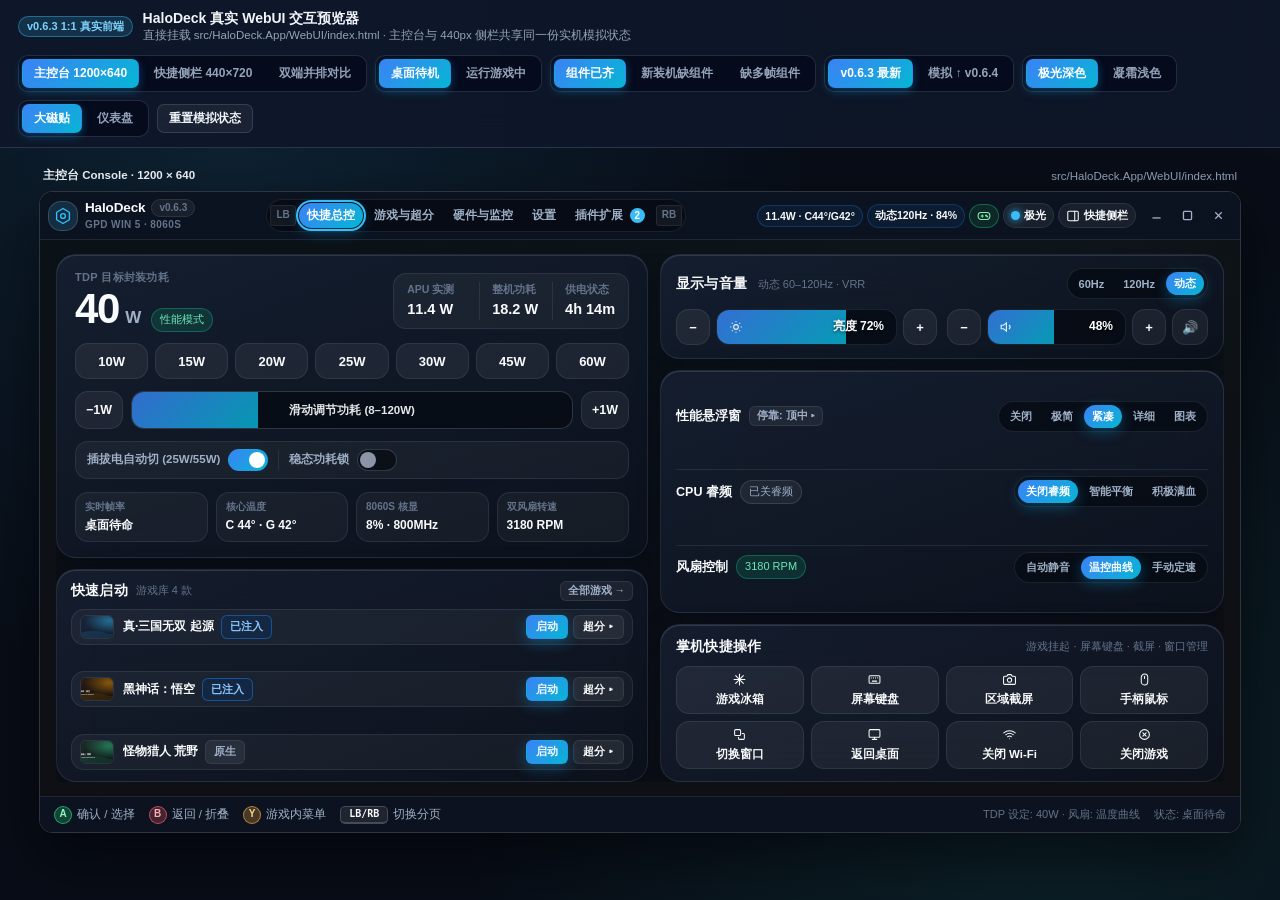
<file: preview-v063.html>
<!DOCTYPE html>
<html lang="zh-CN">
<head>
  <meta charset="UTF-8" />
  <meta name="viewport" content="width=device-width, initial-scale=1.0" />
  <title>HaloDeck v0.6.3 · 1:1 真实交互重构预览器</title>
  <style>
    :root {
      --shell-bg: #080d17;
      --shell-bar: rgba(15, 23, 42, 0.92);
      --shell-border: rgba(148, 163, 184, 0.22);
      --shell-text: #f1f5f9;
      --shell-muted: #94a3b8;
      --shell-accent: #38bdf8;
    }
    * { box-sizing: border-box; }
    html, body {
      margin: 0;
      padding: 0;
      min-height: 100vh;
      background:
        radial-gradient(circle at 18% 12%, rgba(56, 189, 248, 0.12), transparent 45%),
        radial-gradient(circle at 82% 88%, rgba(45, 212, 191, 0.10), transparent 45%),
        var(--shell-bg);
      color: var(--shell-text);
      font-family: "Segoe UI Variable", "Segoe UI", "Microsoft YaHei UI", sans-serif;
      display: flex;
      flex-direction: column;
    }
    .preview-toolbar {
      position: sticky;
      top: 0;
      z-index: 50;
      display: flex;
      align-items: center;
      justify-content: space-between;
      gap: 12px;
      flex-wrap: wrap;
      padding: 10px 18px;
      background: var(--shell-bar);
      backdrop-filter: blur(18px);
      border-bottom: 1px solid var(--shell-border);
    }
    .toolbar-brand {
      display: flex;
      align-items: center;
      gap: 10px;
    }
    .toolbar-badge {
      padding: 2px 8px;
      border-radius: 999px;
      font-size: 11px;
      font-weight: 700;
      background: rgba(56, 189, 248, 0.16);
      border: 1px solid rgba(56, 189, 248, 0.42);
      color: #7dd3fc;
    }
    .toolbar-title {
      font-size: 14px;
      font-weight: 800;
    }
    .toolbar-sub {
      font-size: 11.5px;
      color: var(--shell-muted);
    }
    .toolbar-controls {
      display: flex;
      align-items: center;
      gap: 8px;
      flex-wrap: wrap;
    }
    .seg {
      display: inline-flex;
      padding: 3px;
      gap: 3px;
      border-radius: 10px;
      background: rgba(2, 6, 23, 0.65);
      border: 1px solid var(--shell-border);
    }
    .seg button, .ctrl-btn {
      border: 1px solid transparent;
      background: transparent;
      color: var(--shell-muted);
      padding: 5px 11px;
      border-radius: 7px;
      font-size: 12px;
      font-weight: 700;
      cursor: pointer;
      transition: all 0.14s ease;
    }
    .seg button:hover, .ctrl-btn:hover {
      color: #ffffff;
      background: rgba(255, 255, 255, 0.08);
    }
    .seg button.active {
      background: linear-gradient(135deg, #3b82f6, #06b6d4);
      color: #ffffff;
      box-shadow: 0 3px 10px rgba(14, 165, 233, 0.35);
    }
    .ctrl-btn {
      border-color: var(--shell-border);
      background: rgba(255, 255, 255, 0.05);
      color: var(--shell-text);
    }
    .stage {
      flex: 1;
      display: flex;
      align-items: flex-start;
      justify-content: center;
      gap: 20px;
      padding: 20px;
      overflow: auto;
    }
    .frame-card {
      display: flex;
      flex-direction: column;
      gap: 8px;
      flex-shrink: 0;
    }
    .frame-card.hidden { display: none; }
    .frame-label {
      display: flex;
      align-items: center;
      justify-content: space-between;
      font-size: 11.5px;
      color: var(--shell-muted);
      padding: 0 4px;
    }
    .frame-label strong { color: var(--shell-text); }
    .frame-wrap {
      border-radius: 14px;
      overflow: hidden;
      border: 1px solid rgba(148, 163, 184, 0.28);
      box-shadow: 0 24px 60px rgba(0, 0, 0, 0.55);
      background: #070b14;
    }
    .frame-wrap iframe {
      display: block;
      border: 0;
      background: transparent;
    }
    .frame-console iframe {
      width: 1200px;
      height: 640px;
    }
    .frame-qam iframe {
      width: 440px;
      height: 720px;
    }
    body.capture-only {
      background: transparent;
    }
    body.capture-only .preview-toolbar,
    body.capture-only .frame-label {
      display: none !important;
    }
    body.capture-only .stage {
      padding: 0;
      margin: 0;
      justify-content: flex-start;
    }
    body.capture-only .frame-wrap {
      border: 0;
      border-radius: 0;
      box-shadow: none;
    }
  </style>
</head>
<body>
  <header class="preview-toolbar">
    <div class="toolbar-brand">
      <span class="toolbar-badge">v0.6.3 1:1 真实前端</span>
      <div>
        <div class="toolbar-title">HaloDeck 真实 WebUI 交互预览器</div>
        <div class="toolbar-sub">直接挂载 src/HaloDeck.App/WebUI/index.html · 主控台与 440px 侧栏共享同一份实机模拟状态</div>
      </div>
    </div>
    <div class="toolbar-controls">
      <div class="seg" role="group" aria-label="视图切换">
        <button data-view="console" class="active">主控台 1200×640</button>
        <button data-view="qam">快捷侧栏 440×720</button>
        <button data-view="both">双端并排对比</button>
      </div>
      <div class="seg" role="group" aria-label="场景切换">
        <button data-mock-scene="standby" class="active">桌面待机</button>
        <button data-mock-scene="gaming">运行游戏中</button>
      </div>
      <div class="seg" role="group" aria-label="组件就绪状态模拟">
        <button data-mock-comp="all" class="active">组件已齐</button>
        <button data-mock-comp="fresh">新装机缺组件</button>
        <button data-mock-comp="nomfg">缺多帧组件</button>
      </div>
      <div class="seg" role="group" aria-label="更新状态模拟">
        <button data-mock-upd="0" class="active">v0.6.3 最新</button>
        <button data-mock-upd="1">模拟 ↑ v0.6.4</button>
      </div>
      <div class="seg" role="group" aria-label="主题快速切换">
        <button data-mock-theme="aurora" class="active">极光深色</button>
        <button data-mock-theme="frost">凝霜浅色</button>
      </div>
      <div class="seg" role="group" aria-label="布局快速切换">
        <button data-mock-layout="bento" class="active">大磁贴</button>
        <button data-mock-layout="cockpit">仪表盘</button>
      </div>
      <button id="btnResetMock" class="ctrl-btn">重置模拟状态</button>
    </div>
  </header>

  <main class="stage">
    <section id="cardConsole" class="frame-card">
      <div class="frame-label">
        <strong>主控台 Console · 1200 × 640</strong>
        <span>src/HaloDeck.App/WebUI/index.html</span>
      </div>
      <div class="frame-wrap frame-console">
        <iframe id="frameConsole" src="src/HaloDeck.App/WebUI/index.html" title="HaloDeck Console"></iframe>
      </div>
    </section>

    <section id="cardQam" class="frame-card hidden">
      <div class="frame-label">
        <strong>快捷侧栏 QAM · 440 × 720</strong>
        <span>src/HaloDeck.App/WebUI/index.html?mode=qam</span>
      </div>
      <div class="frame-wrap frame-qam">
        <iframe id="frameQam" src="src/HaloDeck.App/WebUI/index.html?mode=qam" title="HaloDeck QAM"></iframe>
      </div>
    </section>
  </main>

  <script>
    (() => {
      "use strict";

      const params = new URLSearchParams(window.location.search);
      if (params.get("capture") === "1") {
        document.body.classList.add("capture-only");
      }

      // Generate crisp inline SVG data-URI posters so preview works 100% offline with zero broken images
      function makePoster(title, subtitle, c1, c2, accent, includeText = true) {
        const textBlock = includeText ? `
          <text x="24" y="138" fill="#ffffff" font-family="Segoe UI, Microsoft YaHei, sans-serif" font-size="24" font-weight="800">${title}</text>
          <text x="24" y="166" fill="#cbd5e1" font-family="Segoe UI, Microsoft YaHei, sans-serif" font-size="13" font-weight="600">${subtitle}</text>` : "";
        const svg = `<svg xmlns="http://www.w3.org/2000/svg" width="420" height="220" viewBox="0 0 420 220">
          <defs>
            <linearGradient id="g" x1="0" y1="0" x2="1" y2="1">
              <stop offset="0%" stop-color="${c1}"/>
              <stop offset="100%" stop-color="${c2}"/>
            </linearGradient>
            <radialGradient id="r" cx="80%" cy="22%" r="60%">
              <stop offset="0%" stop-color="${accent}" stop-opacity="0.48"/>
              <stop offset="100%" stop-color="${accent}" stop-opacity="0"/>
            </radialGradient>
          </defs>
          <rect width="420" height="220" fill="url(#g)"/>
          <rect width="420" height="220" fill="url(#r)"/>
          <circle cx="355" cy="48" r="72" fill="none" stroke="${accent}" stroke-opacity="0.22" stroke-width="2"/>
          <circle cx="355" cy="48" r="44" fill="none" stroke="${accent}" stroke-opacity="0.30" stroke-width="1.5"/>
          <path d="M0 190 Q140 120 280 165 T420 130 L420 220 L0 220 Z" fill="${accent}" fill-opacity="0.12"/>
          ${textBlock}
        </svg>`;
        return "data:image/svg+xml;charset=utf-8," + encodeURIComponent(svg);
      }

      function createInitialMockState() {
        const defaultGames = [
          {
            id: "steam_2384580",
            title: "真·三国无双 起源",
            platform: "Steam",
            engine: "Katana Engine (DX12)",
            targetRenderDirectory: "D:\\SteamLibrary\\steamapps\\common\\DWORIGINS",
            executablePath: "D:\\SteamLibrary\\steamapps\\common\\DWORIGINS\\DWORIGINS.exe",
            isCurrentlyRunning: true,
            coverImageUrl: makePoster("真·三国无双 起源", "DYNASTY WARRIORS: ORIGINS", "#1b263b", "#0d1b2a", "#38bdf8", false),
            heroImageUrl: makePoster("真·三国无双 起源", "FSR 4.1.2 INT8 · XeFG 2X", "#16243a", "#090f1a", "#2dd4bf", false),
            nativeUpscalers: { hasAnyUpscaler: true, hasDlss: true, hasDlssG: true, hasXeSs: true, hasFsr3: true },
            antiCheat: { riskLevel: "None", detected: "" },
            injection: {
              isInjected: true,
              proxyDllName: "dxgi.dll",
              appliedConfig: {
                proxyDllName: "dxgi.dll",
                srMode: "fsr4_int8",
                fgType: "xefg",
                fgInputMode: "auto",
                enableOptiPatcher: true,
                enableFakenvapi: true,
                enableCustomDlls: true,
                spoofDxgi: true,
                framerateLimit: 116,
                vsyncMode: "on",
                xeFgMultiplier: 2,
                xeFgDynamicMfg: false,
                xeFgDynamicTargetFps: 0
              }
            }
          },
          {
            id: "steam_2358720",
            title: "黑神话：悟空",
            platform: "Steam",
            engine: "Unreal Engine 5 (DX12)",
            targetRenderDirectory: "D:\\SteamLibrary\\steamapps\\common\\BlackMythWukong\\b1\\Binaries\\Win64",
            executablePath: "D:\\SteamLibrary\\steamapps\\common\\BlackMythWukong\\b1\\Binaries\\Win64\\b1-Win64-Shipping.exe",
            isCurrentlyRunning: false,
            coverImageUrl: makePoster("黑神话：悟空", "BLACK MYTH: WUKONG", "#2b1d14", "#120d0a", "#f59e0b"),
            heroImageUrl: makePoster("黑神话：悟空", "UE5 · DLSS-G 接管就绪", "#2b1d14", "#120d0a", "#f59e0b"),
            nativeUpscalers: { hasAnyUpscaler: true, hasDlss: true, hasDlssG: true, hasXeSs: true, hasFsr3: true },
            antiCheat: { riskLevel: "None", detected: "" },
            injection: {
              isInjected: true,
              proxyDllName: "dxgi.dll",
              appliedConfig: {
                proxyDllName: "dxgi.dll",
                srMode: "fsr4_int8_lite",
                fgType: "xefg",
                fgInputMode: "dlssg",
                enableOptiPatcher: true,
                enableFakenvapi: true,
                spoofDxgi: true,
                framerateLimit: 90,
                vsyncMode: "on",
                xeFgMultiplier: 3,
                xeFgDynamicMfg: true,
                xeFgDynamicTargetFps: 90
              }
            }
          },
          {
            id: "steam_2246340",
            title: "怪物猎人 荒野",
            platform: "Steam",
            engine: "RE Engine (DX12)",
            targetRenderDirectory: "D:\\SteamLibrary\\steamapps\\common\\MonsterHunterWilds",
            executablePath: "D:\\SteamLibrary\\steamapps\\common\\MonsterHunterWilds\\MonsterHunterWilds.exe",
            isCurrentlyRunning: false,
            coverImageUrl: makePoster("怪物猎人 荒野", "MONSTER HUNTER WILDS", "#1d2d28", "#0c1513", "#34d399"),
            heroImageUrl: makePoster("怪物猎人 荒野", "RE Engine · DX12", "#1d2d28", "#0c1513", "#34d399"),
            nativeUpscalers: { hasAnyUpscaler: true, hasDlss: true, hasDlssG: true, hasXeSs: false, hasFsr3: true },
            antiCheat: { riskLevel: "None", detected: "" },
            injection: { isInjected: false }
          },
          {
            id: "steam_1091500",
            title: "赛博朋克 2077",
            platform: "Steam",
            engine: "REDengine 4 (DX12)",
            targetRenderDirectory: "D:\\SteamLibrary\\steamapps\\common\\Cyberpunk 2077\\bin\\x64",
            executablePath: "D:\\SteamLibrary\\steamapps\\common\\Cyberpunk 2077\\bin\\x64\\Cyberpunk2077.exe",
            isCurrentlyRunning: false,
            coverImageUrl: makePoster("赛博朋克 2077", "CYBERPUNK 2077", "#2e1a36", "#140b1c", "#e879f9"),
            heroImageUrl: makePoster("赛博朋克 2077", "REDengine 4 · 光追超分", "#2e1a36", "#140b1c", "#e879f9"),
            nativeUpscalers: { hasAnyUpscaler: true, hasDlss: true, hasDlssG: true, hasXeSs: true, hasFsr3: true },
            antiCheat: { riskLevel: "None", detected: "" },
            injection: { isInjected: false }
          }
        ];

        const presets = [
          {
            id: "strix-halo-quality",
            name: "8060S 画质甜点 · 推荐",
            subtitle: "FSR 4.1.2 INT8 · XeFG 2X",
            recommendedFor: "兼顾细腻画质与顺滑帧率，适合 1080p 3A 大作",
            config: { srMode: "fsr4_int8", fgType: "xefg", fgInputMode: "auto", enableOptiPatcher: true, enableFakenvapi: true, spoofDxgi: true, framerateLimit: 116, vsyncMode: "on", xeFgMultiplier: 2, xeFgDynamicMfg: false, xeFgDynamicTargetFps: 0 }
          },
          {
            id: "strix-halo-perf",
            name: "高帧续航模式",
            subtitle: "FSR 4.1.2 Lite · XeFG 2X",
            recommendedFor: "更低渲染负载与功耗，适合离电 25–35W 流畅游玩",
            config: { srMode: "fsr4_int8_lite", fgType: "xefg", fgInputMode: "auto", enableOptiPatcher: true, enableFakenvapi: true, spoofDxgi: true, framerateLimit: 90, vsyncMode: "on", xeFgMultiplier: 2, xeFgDynamicMfg: false, xeFgDynamicTargetFps: 0 }
          },
          {
            id: "optifg-compat",
            name: "通用插帧兼容",
            subtitle: "FSR 4.1.2 · OptiFG",
            recommendedFor: "面向无原生 DLSS-G 接口的游戏提供通用帧生成",
            config: { srMode: "fsr4_int8", fgType: "optifg", fgInputMode: "upscaler", enableOptiPatcher: true, enableFakenvapi: true, spoofDxgi: true, framerateLimit: 0, vsyncMode: "on", xeFgMultiplier: 2, xeFgDynamicMfg: false, xeFgDynamicTargetFps: 0 }
          }
        ];

        const components = [
          {
            slot: "OptiScalerNightly",
            displayName: "OptiScaler (Nightly v10+)",
            repoSlug: "optiscaler/OptiScaler-nightly",
            author: "OptiScaler Team",
            license: "MIT",
            homepageUrl: "https://github.com/optiscaler/OptiScaler",
            isInstalled: true,
            installedVersion: "v0.9.9-pre10",
            latestVersion: "v0.9.9-pre10",
            hasUpdate: false,
            description: "每日测试构建，完整支持 FSR 4.1.2 INT8 / Lite、XeFG 3X/4X 与最新游戏兼容。"
          },
          {
            slot: "OptiScalerStable",
            displayName: "OptiScaler (Stable v0.9.4)",
            repoSlug: "optiscaler/OptiScaler",
            author: "OptiScaler Team",
            license: "MIT",
            homepageUrl: "https://github.com/optiscaler/OptiScaler",
            isInstalled: true,
            installedVersion: "v0.9.4",
            latestVersion: "v0.9.4",
            hasUpdate: false,
            description: "稳定版超分与帧生成中间件，支持 DLSS / XeSS / FSR / OptiFG 转换。"
          },
          {
            slot: "MfgUnlocker",
            displayName: "MFG Unlocker (XeMFG 多帧解锁 · by dashdogy)",
            repoSlug: "dashdogy/MFG-Unlocker",
            author: "dashdogy",
            license: "MIT",
            homepageUrl: "https://github.com/dashdogy/MFG-Unlocker",
            isInstalled: true,
            installedVersion: "v1.2.1",
            latestVersion: "v1.3.0",
            hasUpdate: true,
            description: "解锁 AMD 8060S 上 Intel XeFG 3X/4X 多帧生成与 DMFG 动态变倍（单机游戏专用）。"
          },
          {
            slot: "Fakenvapi",
            displayName: "Fakenvapi (Anti-Lag 2 桥接 · by FakeMichau)",
            repoSlug: "optiscaler/fakenvapi",
            author: "FakeMichau",
            license: "MIT",
            homepageUrl: "https://github.com/optiscaler/fakenvapi",
            isInstalled: true,
            installedVersion: "v1.3.8",
            latestVersion: "v1.3.8",
            hasUpdate: false,
            description: "将游戏内 NVIDIA Reflex 映射为 AMD Anti-Lag 2 低延迟管线并辅助 DLSS-G 桥接。"
          },
          {
            slot: "OptiPatcher",
            displayName: "OptiPatcher (ASI 插件)",
            repoSlug: "optiscaler/OptiPatcher",
            author: "OptiScaler Team",
            license: "MIT",
            homepageUrl: "https://github.com/optiscaler/OptiPatcher",
            isInstalled: true,
            installedVersion: "v0.7.4",
            latestVersion: "v0.7.4",
            hasUpdate: false,
            description: "免显卡伪装直接解锁游戏内 DLSS 与 DLSS-G 菜单开关，适合 AMD Strix Halo 平台。"
          }
        ];

        const plugins = [
          {
            id: "halodeck.theme-studio",
            name: "HaloTheme 皮肤工坊",
            version: "1.2.0",
            author: "HaloDeck Official",
            description: "提供赛博霓虹、墨玉黑金、极地白昼等一键社区界面皮肤与强调色定制。",
            enabled: true,
            isValid: true,
            consentAccepted: true,
            hasBackend: false,
            backendRunning: false,
            mount: ["console", "qam"],
            permissions: ["ui:theme", "storage"],
            category: "theme",
            isOfficialSource: true,
            sourceName: "官方纯净源"
          },
          {
            id: "halodeck.game-notes",
            name: "掌机攻略便签",
            version: "1.1.3",
            author: "HaloDeck Official",
            description: "按当前运行游戏自动切换笔记与按键备忘，游戏内呼出侧栏即可速查攻略。",
            enabled: true,
            isValid: true,
            consentAccepted: true,
            hasBackend: false,
            backendRunning: false,
            mount: ["console", "qam"],
            permissions: ["games:read", "events:game", "storage"],
            category: "utility",
            isOfficialSource: true,
            sourceName: "官方纯净源"
          },
          {
            id: "halodeck.power-advisor",
            name: "续航能耗分析器",
            version: "0.9.5",
            author: "HaloDeck Community",
            description: "记录单局游戏平均 APU 功耗、帧率与温度曲线，辅助挑选高能效甜点瓦数。",
            enabled: false,
            isValid: true,
            consentAccepted: true,
            hasBackend: true,
            backendRunning: false,
            mount: ["console"],
            permissions: ["telemetry:read", "storage", "backend"],
            category: "monitor",
            isOfficialSource: true,
            sourceName: "官方纯净源"
          }
        ];

        const fanCurves = [
          { id: "quiet_50", name: "静音优先", points: [{ tempC: 40, fanPercent: 22 }, { tempC: 55, fanPercent: 32 }, { tempC: 68, fanPercent: 46 }, { tempC: 78, fanPercent: 62 }, { tempC: 88, fanPercent: 82 }] },
          { id: "linear_60", name: "均衡温控", points: [{ tempC: 40, fanPercent: 28 }, { tempC: 55, fanPercent: 42 }, { tempC: 68, fanPercent: 58 }, { tempC: 78, fanPercent: 74 }, { tempC: 88, fanPercent: 92 }] },
          { id: "cool_80", name: "强冷散热", points: [{ tempC: 40, fanPercent: 38 }, { tempC: 55, fanPercent: 56 }, { tempC: 68, fanPercent: 72 }, { tempC: 78, fanPercent: 88 }, { tempC: 88, fanPercent: 100 }] }
        ];

        const initTheme = params.get("theme") === "frost" ? "frost" : "aurora";
        const initLayout = params.get("layout") === "cockpit" ? "cockpit" : "bento";
        const initScene = params.get("scene") === "gaming" ? "gaming" : "standby";
        const initHasUpd = params.get("upd") === "1";
        const rawCompState = params.get("compState");
        const initCompState = (rawCompState === "fresh" || rawCompState === "nomfg") ? rawCompState : "all";

        defaultGames[0].isCurrentlyRunning = initScene === "gaming";

        if (initCompState === "fresh") {
          components.forEach((c) => {
            c.isInstalled = false;
            c.installedVersion = null;
            c.hasUpdate = false;
          });
          defaultGames[0].injection = { isInjected: false };
        } else if (initCompState === "nomfg") {
          const mfg = components.find((c) => c.slot === "MfgUnlocker");
          if (mfg) {
            mfg.isInstalled = false;
            mfg.installedVersion = null;
            mfg.hasUpdate = false;
          }
          defaultGames[0].injection.appliedConfig.fgType = "xefg";
          defaultGames[0].injection.appliedConfig.xeFgMultiplier = 3;
          defaultGames[0].injection.appliedConfig.xeFgDynamicMfg = false;
        }

        return {
          runningGame: initScene === "gaming" ? defaultGames[0] : null,
          activeInspectGame: defaultGames[0],
          games: defaultGames,
          presets,
          components,
          customExtensions: [],
          settingsFilePath: "C:\\Users\\Player\\AppData\\Local\\HaloDeck\\settings.json",
          userDataDirectory: "C:\\Users\\Player\\AppData\\Local\\HaloDeck",
          logDirectory: "C:\\Users\\Player\\AppData\\Local\\HaloDeck\\logs",
          componentsDirectory: "C:\\Users\\Player\\AppData\\Local\\HaloDeck\\components",
          dedicatedVramMb: 16384,
          connectedControllers: 1,
          isElevated: false,
          appVersion: "0.6.3",
          latestUpdate: {
            hasUpdate: initHasUpd,
            currentVersion: "0.6.3",
            latestVersion: initHasUpd ? "0.6.4" : "0.6.3",
            isPrerelease: false,
            title: "HaloDeck v0.6.4 正式版",
            htmlUrl: "https://github.com/Lokilankaaa/HaloDeck/releases/tag/v0.6.4",
            downloadUrl: "https://github.com/Lokilankaaa/HaloDeck/releases/download/v0.6.4/HaloDeck-v0.6.4-win-x64.zip",
            releaseNotes: "• 全新「设置」中心：左侧 5 组清晰导航（手柄与按键 / 外观与系统 / 组件与许可 / 更新与诊断 / 社区与支持）\n• 新增全局下载加速线路选择器，统一应用于应用更新、核心组件与社区插件\n• 快捷总控桌面待机升级为「快速启动」游戏卡片，一键启动或直达超分"
          },
          memoryHealth: { lowCommitHeadroom: false, commitLimitGb: 48 },
          vrrWindowedEnabled: true,
          frozenGames: [],
          gpdController: {
            connected: true,
            firmwareX: "405",
            firmwareK: "109",
            l4Mode: 1,
            r4Mode: 1,
            l4KeyCode: 0x800F,
            r4KeyCode: 0x8010,
            l4KeyLabel: "手柄 L3",
            r4KeyLabel: "手柄 R3",
            l4ComboCodes: [],
            r4ComboCodes: [],
            rumbleLevel: 1,
            leftDeadzone: 0,
            rightDeadzone: 0
          },
          plugins,
          activePluginTheme: null,
          settings: {
            activeOptiScalerSlot: "OptiScalerNightly",
            defaultPresetId: "strix-halo-quality",
            uiTheme: initTheme,
            uiLayout: initLayout,
            backgroundAutoInjectEnabled: false,
            launchConsoleFullscreen: false,
            launchAtWindowsStartup: true,
            runAsAdministrator: false,
            customTdpPresets: [10, 15, 20, 25, 30, 45, 60],
            currentTdpWatts: 40,
            flatPowerLock: false,
            unlockThreeStagePower: false,
            slowPptWatts: 45,
            fastPptWatts: 50,
            powerLinkageEnabled: true,
            batteryTdpWatts: 25,
            acTdpWatts: 55,
            fanMode: "curve",
            manualFanPercent: 55,
            activeFanCurveId: "linear_60",
            fanCurves,
            overlayLevel: 2,
            overlayPosition: "top-center",
            overlayOpacity: 0.88,
            overlayRenderer: "auto_rtss",
            gamepadMouseModeEnabled: false,
            consoleGamepadCombo: { buttons: ["BACK", "LB"] },
            qamGamepadCombo: { buttons: ["BACK", "RB"] },
            osdGamepadCombo: { buttons: ["BACK", "Y"] },
            insertGamepadCombo: { buttons: ["BACK", "START"] },
            consoleHotkey: { modifiers: 6, virtualKey: 0x4F, displayText: "Ctrl + Shift + O" },
            qamHotkey: { modifiers: 3, virtualKey: 0x4F, displayText: "Ctrl + Alt + O" },
            osdHotkey: { modifiers: 3, virtualKey: 0x4D, displayText: "Ctrl + Alt + M" },
            insertHotkey: { modifiers: 3, virtualKey: 0x49, displayText: "Ctrl + Alt + I" },
            interceptPhysicalOskButton: true,
            interceptPhysicalMenuButton: true,
            interceptGuideMenuButton: true,
            autoCheckUpdatesOnStartup: true,
            enableBackButtonHotkeys: false,
            muteGameGamepadInOverlay: false,
            perGameProfiles: {
              steam_2384580: {
                gameId: "steam_2384580",
                gameName: "真·三国无双 起源",
                enabled: true,
                tdpWatts: 38,
                refreshRateHz: -1,
                cpuMaxFreqMhz: 0
              }
            },
            pluginStoreUrls: [],
            pluginDownloadMirrorPrefix: "https://gh-proxy.com/",
            pluginDeveloperMode: false
          },
          systemControl: {
            screenWidth: 1920,
            screenHeight: 1080,
            refreshRateHz: 120,
            isDynamicRefreshRate: true,
            dynamicRefreshSupported: true,
            dynamicCeilingHz: 120,
            supportedRefreshRates: [60, 120],
            supportedResolutions: ["1920x1080", "1600x900", "1280x720"],
            brightnessPercent: 72,
            brightnessSupported: true,
            volumePercent: 48,
            isMuted: false,
            cpuBoostMode: "off",
            cpuTopologyBadge: "单CCD 8核 · 32MB L3",
            cpuName: "AMD Ryzen AI MAX+ 395",
            currentFps: initScene === "gaming" ? 98 : 0,
            frameTimeMs: initScene === "gaming" ? 10.2 : 0,
            apuPowerWatts: initScene === "gaming" ? 37.8 : 11.4,
            systemDrawWatts: initScene === "gaming" ? 49.4 : 18.2,
            gpuUsagePercent: initScene === "gaming" ? 92 : 8,
            gfxClockMhz: initScene === "gaming" ? 2480 : 800,
            memClockMhz: 2000,
            cpuUsagePercent: initScene === "gaming" ? 38 : 12,
            cpuClockMhz: initScene === "gaming" ? 3150 : 2100,
            cpuTempC: initScene === "gaming" ? 66 : 44,
            gpuTempC: initScene === "gaming" ? 63 : 42,
            vramUsedMb: 9420,
            vramTotalMb: 16384,
            sharedVramUsedMb: 1430,
            usedRamGb: 18.6,
            totalRamGb: 64,
            hasBattery: true,
            batteryPercent: 84,
            isOnAcPower: initScene === "gaming",
            isCharging: false,
            batteryRateWatts: initScene === "gaming" ? 0 : -18.2,
            estimatedChargerWatts: initScene === "gaming" ? 65.0 : null,
            batteryEtaMinutes: initScene === "gaming" ? 132 : 254,
            estimatedStandbyMinutes: 254,
            adlAvailable: true,
            rtssInstalled: true,
            rtssRunning: true,
            activeOverlayBackend: "rtss",
            wifiRadioOff: false,
            wifiRadioSupported: true,
            apuWattsHistory: [31, 33, 35, 34, 36, 37, 38, 39, 37, 38, 36, 38, 39, 37, 38, 38, 37, 38],
            tempHistory: [58, 60, 61, 62, 63, 64, 65, 65, 64, 65, 66, 66, 65, 66, 66, 65, 66, 66],
            gpuUsageHistory: [84, 86, 89, 91, 90, 93, 94, 92, 91, 93, 94, 92, 91, 92, 93, 92, 91, 92],
            cpuUsageHistory: [32, 35, 36, 39, 38, 41, 40, 38, 37, 39, 38, 37, 39, 40, 38, 37, 38, 38],
            hardwareService: {
              serviceRunning: true,
              daemonVersion: 5,
              smuReady: true,
              ecReady: true,
              fanRpm: 3180,
              appliedFanPwm: 138,
              hwStapmLimitWatts: 40,
              hwSlowLimitWatts: 45,
              hwFastLimitWatts: 50,
              pmTableVersion: "StrixHalo v5",
              gpdServiceExists: true,
              gpdServiceRunning: false
            }
          }
        };
      }

      let mockState = createInitialMockState();

      function clone(obj) {
        return JSON.parse(JSON.stringify(obj));
      }

      function getFrames() {
        return [document.getElementById("frameConsole"), document.getElementById("frameQam")].filter(Boolean);
      }

      function broadcastEvent(eventName, data) {
        getFrames().forEach((fr) => {
          try {
            fr.contentWindow?.postMessage({ __halodeckMockReply: true, payload: { type: "event", eventName, data } }, "*");
          } catch {}
        });
      }

      function broadcastSnapshot() {
        syncToolbarButtons();
        broadcastEvent("stateChanged", clone(mockState));
      }

      function resolveCurrentCompState() {
        const comps = mockState.components || [];
        const hasCore = comps.some((c) => (c.slot === "OptiScalerNightly" || c.slot === "OptiScalerStable") && c.isInstalled);
        const hasMfg = comps.some((c) => c.slot === "MfgUnlocker" && c.isInstalled);
        if (!hasCore) return "fresh";
        if (!hasMfg) return "nomfg";
        return "all";
      }

      function applyCompState(mode) {
        const freshDefaults = createInitialMockState();
        const baseComps = freshDefaults.components;
        const baseFirstGameInj = {
          isInjected: true,
          proxyDllName: "dxgi.dll",
          appliedConfig: {
            proxyDllName: "dxgi.dll",
            srMode: "fsr4_int8",
            fgType: "xefg",
            fgInputMode: "auto",
            enableOptiPatcher: true,
            enableFakenvapi: true,
            enableCustomDlls: true,
            spoofDxgi: true,
            framerateLimit: 116,
            vsyncMode: "on",
            xeFgMultiplier: 2,
            xeFgDynamicMfg: false,
            xeFgDynamicTargetFps: 0
          }
        };

        mockState.components.forEach((c) => {
          const ref = baseComps.find((x) => x.slot === c.slot);
          c.isInstalled = true;
          c.installedVersion = ref?.latestVersion || c.latestVersion || "v1.0.0";
          c.hasUpdate = false;
        });

        if (mode === "fresh") {
          mockState.components.forEach((c) => {
            c.isInstalled = false;
            c.installedVersion = null;
            c.hasUpdate = false;
          });
          mockState.games[0].injection = { isInjected: false };
        } else if (mode === "nomfg") {
          const mfg = mockState.components.find((c) => c.slot === "MfgUnlocker");
          if (mfg) {
            mfg.isInstalled = false;
            mfg.installedVersion = null;
            mfg.hasUpdate = false;
          }
          baseFirstGameInj.appliedConfig.xeFgMultiplier = 3;
          mockState.games[0].injection = baseFirstGameInj;
        } else {
          mockState.games[0].injection = baseFirstGameInj;
        }
        mockState.activeInspectGame = mockState.games[0];
        broadcastSnapshot();
      }

      function syncToolbarButtons() {
        const theme = mockState.settings.uiTheme;
        const layout = mockState.settings.uiLayout;
        const scene = mockState.runningGame ? "gaming" : "standby";
        const updFlag = mockState.latestUpdate?.hasUpdate ? "1" : "0";
        const compState = resolveCurrentCompState();
        document.querySelectorAll("[data-mock-theme]").forEach((b) => b.classList.toggle("active", b.dataset.mockTheme === theme));
        document.querySelectorAll("[data-mock-layout]").forEach((b) => b.classList.toggle("active", b.dataset.mockLayout === layout));
        document.querySelectorAll("[data-mock-scene]").forEach((b) => b.classList.toggle("active", b.dataset.mockScene === scene));
        document.querySelectorAll("[data-mock-comp]").forEach((b) => b.classList.toggle("active", b.dataset.mockComp === compState));
        document.querySelectorAll("[data-mock-upd]").forEach((b) => b.classList.toggle("active", b.dataset.mockUpd === updFlag));
      }

      async function handleMockRpc(method, payload = {}) {
        const s = mockState.settings;
        const sys = mockState.systemControl;
        const hw = sys.hardwareService;

        switch (method) {
          case "getSnapshot":
            return clone(mockState);
          case "setUiTheme":
            s.uiTheme = payload.theme === "frost" ? "frost" : "aurora";
            broadcastSnapshot();
            return { ok: true, theme: s.uiTheme };
          case "setUiLayout":
            s.uiLayout = payload.layout === "cockpit" ? "cockpit" : "bento";
            broadcastSnapshot();
            return { ok: true, layout: s.uiLayout };
          case "setTdp": {
            const w = Math.max(8, Math.min(120, Number(payload.watts) || 40));
            s.currentTdpWatts = w;
            hw.hwStapmLimitWatts = w;
            hw.hwSlowLimitWatts = s.flatPowerLock ? w : Math.min(130, w + 5);
            hw.hwFastLimitWatts = s.flatPowerLock ? w : Math.min(140, w + 10);
            sys.apuPowerWatts = Math.max(8, Number((w * 0.94).toFixed(1)));
            broadcastSnapshot();
            return { ok: true, hardwareApplied: true, message: `目标 TDP 已应用至 ${w}W` };
          }
          case "savePowerConfig":
            if (Array.isArray(payload.customTdpPresets)) s.customTdpPresets = payload.customTdpPresets;
            if (typeof payload.flatPowerLock === "boolean") s.flatPowerLock = payload.flatPowerLock;
            if (typeof payload.unlockThreeStagePower === "boolean") s.unlockThreeStagePower = payload.unlockThreeStagePower;
            if (typeof payload.slowPptWatts === "number") s.slowPptWatts = payload.slowPptWatts;
            if (typeof payload.fastPptWatts === "number") s.fastPptWatts = payload.fastPptWatts;
            broadcastSnapshot();
            return { ok: true };
          case "setPowerLinkage":
            if (typeof payload.enabled === "boolean") s.powerLinkageEnabled = payload.enabled;
            if (typeof payload.batteryWatts === "number") s.batteryTdpWatts = payload.batteryWatts;
            if (typeof payload.acWatts === "number") s.acTdpWatts = payload.acWatts;
            broadcastSnapshot();
            return { ok: true };
          case "setFanMode":
            if (payload.mode) s.fanMode = payload.mode;
            if (typeof payload.manualPercent === "number") s.manualFanPercent = payload.manualPercent;
            if (payload.curveId) s.activeFanCurveId = payload.curveId;
            hw.fanRpm = s.fanMode === "manual" ? Math.round(1800 + s.manualFanPercent * 32) : 3180;
            broadcastSnapshot();
            return { ok: true, hardwareApplied: true, message: `风扇模式已切换` };
          case "saveFanCurves":
            if (Array.isArray(payload.curves)) s.fanCurves = payload.curves;
            if (payload.activeCurveId) s.activeFanCurveId = payload.activeCurveId;
            if (payload.activate) s.fanMode = "curve";
            broadcastSnapshot();
            return { ok: true };
          case "setRefreshRate":
            sys.refreshRateHz = Number(payload.hz) || 120;
            sys.isDynamicRefreshRate = !!payload.dynamic;
            broadcastSnapshot();
            return clone(sys);
          case "setResolution": {
            const [w, h] = String(payload.resolution || "1920x1080").split("x").map(Number);
            if (w && h) { sys.screenWidth = w; sys.screenHeight = h; }
            broadcastSnapshot();
            return clone(sys);
          }
          case "setBrightness":
            sys.brightnessPercent = Math.max(5, Math.min(100, Number(payload.percent) || 70));
            broadcastEvent("controlValuePatched", { kind: "brightness", brightnessPercent: sys.brightnessPercent });
            return clone(sys);
          case "setVolume":
            sys.volumePercent = Math.max(0, Math.min(100, Number(payload.percent) || 50));
            sys.isMuted = false;
            broadcastEvent("controlValuePatched", { kind: "volume", volumePercent: sys.volumePercent, isMuted: false });
            return clone(sys);
          case "setMute":
            sys.isMuted = !!payload.muted;
            broadcastSnapshot();
            return clone(sys);
          case "setCpuBoost":
            sys.cpuBoostMode = payload.mode || "off";
            broadcastSnapshot();
            return clone(sys);
          case "setOverlayHud":
            if (typeof payload.level === "number") s.overlayLevel = payload.level;
            if (payload.position) s.overlayPosition = payload.position;
            if (typeof payload.opacity === "number") s.overlayOpacity = payload.opacity;
            if (payload.renderer) s.overlayRenderer = payload.renderer;
            broadcastSnapshot();
            return { ok: true, rtssRunning: true };
          case "setGamepadMouseMode":
            s.gamepadMouseModeEnabled = !!payload.enabled;
            broadcastSnapshot();
            return { ok: true };
          case "saveGamePerfProfile":
            s.perGameProfiles = s.perGameProfiles || {};
            if (payload.gameId) s.perGameProfiles[payload.gameId] = payload;
            broadcastSnapshot();
            return { ok: true };
          case "saveSettings":
            mockState.settings = { ...mockState.settings, ...payload };
            broadcastSnapshot();
            return { ok: true };
          case "updatePluginPreferences":
            if (typeof payload.pluginDownloadMirrorPrefix === "string") {
              s.pluginDownloadMirrorPrefix = payload.pluginDownloadMirrorPrefix;
            }
            if (typeof payload.pluginDeveloperMode === "boolean") {
              s.pluginDeveloperMode = payload.pluginDeveloperMode;
            }
            broadcastSnapshot();
            return { ok: true };
          case "setDownloadMirror": {
            const raw = String(payload.prefix ?? payload.pluginDownloadMirrorPrefix ?? "").trim();
            if (raw && !/^https:\/\//i.test(raw)) {
              throw new Error("下载加速镜像前缀必须留空或为合法的 https:// 地址");
            }
            s.pluginDownloadMirrorPrefix = raw ? (raw.endsWith("/") ? raw : raw + "/") : "";
            broadcastSnapshot();
            return { ok: true, pluginDownloadMirrorPrefix: s.pluginDownloadMirrorPrefix };
          }
          case "getDiagnosticReport":
            return {
              ok: true,
              report: [
                "=== HaloDeck 环境诊断报告 ===",
                `版本与权限: HaloDeck v${mockState.appVersion} (标准用户权限)`,
                "操作系统: Microsoft Windows NT 10.0.26100.0",
                "处理器 / 显存 / 内存: AMD Ryzen AI MAX+ 395 | VRAM: 16384 MB (16.0 GB DXGI 物理专用显存) | RAM: 64 GB",
                "硬件守护与驱动: HaloDeckHardwareSvc 运行中 (协议 v5) | PawnIO/SMU=就绪 | EC=就绪",
                `功耗与散热: 目标 TDP=${s.currentTdpWatts}W (PM SPL=${hw.hwStapmLimitWatts}W) | 风扇模式=${s.fanMode} (${hw.fanRpm} RPM)`,
                "手柄与菜单键: 已连接 (FW X405 / K109) | 0xFF00 HID/F13=已启用 | Guide=已启用",
                `全局下载线路: ${s.pluginDownloadMirrorPrefix || "GitHub 官方直连"}`,
                "用户数据目录: C:\\Users\\***\\AppData\\Local\\HaloDeck",
                "运行日志目录: C:\\Users\\***\\AppData\\Local\\HaloDeck\\logs"
              ].join("\n")
            };
          case "openLogsDirectory":
            return { ok: true, opened: true, path: mockState.logDirectory };
          case "openUserDataDirectory":
            return { ok: true, opened: true, path: mockState.userDataDirectory };
          case "openComponentsDirectory":
            return { ok: true, opened: true, path: mockState.componentsDirectory };
          case "getGpdController":
            return clone(mockState.gpdController);
          case "saveGpdController":
            if (payload.l4Key !== null && payload.l4Key !== undefined) {
              mockState.gpdController.l4KeyCode = payload.l4Key;
              mockState.gpdController.l4ComboCodes = [];
              mockState.gpdController.l4KeyLabel = payload.l4Key === 0 ? "未映射 (NC)" : `0x${Number(payload.l4Key).toString(16).toUpperCase()}`;
            }
            if (payload.r4Key !== null && payload.r4Key !== undefined) {
              mockState.gpdController.r4KeyCode = payload.r4Key;
              mockState.gpdController.r4ComboCodes = [];
              mockState.gpdController.r4KeyLabel = payload.r4Key === 0 ? "未映射 (NC)" : `0x${Number(payload.r4Key).toString(16).toUpperCase()}`;
            }
            if (typeof payload.rumble === "number") mockState.gpdController.rumbleLevel = payload.rumble;
            if (typeof payload.leftDeadzone === "number") mockState.gpdController.leftDeadzone = payload.leftDeadzone;
            if (typeof payload.rightDeadzone === "number") mockState.gpdController.rightDeadzone = payload.rightDeadzone;
            broadcastSnapshot();
            return { ...clone(mockState.gpdController), statusMessage: "已写入 GPD Win 5 手柄固件（预览模拟）" };
          case "selectRunningFallback": {
            const g = mockState.games.find((x) => x.id === payload.gameId);
            if (g) mockState.activeInspectGame = g;
            broadcastSnapshot();
            return { ok: true };
          }
          case "launchGame": {
            const g = mockState.games.find((x) => x.id === payload.gameId) || mockState.games[0];
            if (g) {
              mockState.games.forEach((x) => { x.isCurrentlyRunning = x.id === g.id; });
              mockState.runningGame = g;
              mockState.activeInspectGame = g;
              sys.currentFps = 98;
              sys.apuPowerWatts = 37.8;
              sys.systemDrawWatts = 49.4;
              sys.gpuUsagePercent = 92;
              sys.gfxClockMhz = 2480;
              sys.cpuTempC = 66;
              sys.gpuTempC = 63;
            }
            broadcastSnapshot();
            return { ok: true };
          }
          case "scanGames":
            broadcastSnapshot();
            return clone(mockState.games);
          case "injectGame":
          case "injectAndRestartGame": {
            const g = mockState.games.find((x) => x.id === payload.gameId) || mockState.activeInspectGame;
            if (g) {
              g.injection = { isInjected: true, proxyDllName: payload.config?.proxyDllName || "dxgi.dll", appliedConfig: clone(payload.config || {}) };
            }
            broadcastSnapshot();
            return { ok: true, message: `已将推荐超分配置部署至《${g?.title || "目标游戏"}》` };
          }
          case "restoreGame": {
            const g = mockState.games.find((x) => x.id === payload.gameId) || mockState.activeInspectGame;
            if (g) g.injection = { isInjected: false };
            broadcastSnapshot();
            return { ok: true, message: `已还原《${g?.title || "目标游戏"}》为纯净原版` };
          }
          case "installComponent": {
            const c = mockState.components.find((x) => x.slot === payload.slot);
            if (c) {
              c.isInstalled = true;
              c.installedVersion = c.latestVersion || "latest";
              c.hasUpdate = false;
            }
            broadcastSnapshot();
            return { ok: true };
          }
          case "refreshComponents":
            return clone(mockState.components);
          case "checkAppUpdate":
            await new Promise((r) => setTimeout(r, 450));
            broadcastSnapshot();
            return { ok: true, update: clone(mockState.latestUpdate), message: "发现新版本 v0.6.3 正式版" };
          case "runMenuKeyDiagnostic":
            await new Promise((r) => setTimeout(r, 1200));
            return {
              durationMs: 5000,
              environment: {
                gpdVendorHidConnected: true,
                gpdVendorHidDevice: "GPD Win5 HID (0xFF00)",
                registerHotKeyF13Ok: true,
                xInputBackend: "XInput1_4Ex",
                connectedXInputCount: 1,
                gpdToolRunning: false,
                selfElevated: false
              },
              events: [
                { offsetMs: 620, channel: "VendorHID", summary: "GPD 0xFF00 Menu Key Down", rawHex: "01 00 40 00", wouldTriggerQam: true },
                { offsetMs: 765, channel: "VendorHID", summary: "GPD 0xFF00 Menu Key Up", rawHex: "01 00 00 00", wouldTriggerQam: false },
                { offsetMs: 770, channel: "HotKey", summary: "WM_HOTKEY VK_F13 (0x7C)", rawHex: "7C", wouldTriggerQam: true }
              ],
              copyableReport: "=== HaloDeck MenuKey Diagnostic ===\n0xFF00 HID: Connected\nF13 HotKey: Ready\n+620ms [VendorHID] Menu Key Down (RAW=01 00 40 00) -> Trigger QAM"
            };
          case "fetchPluginStore":
            return {
              sources: [{ storeName: "HaloDeck Official Store", sourceUrl: "https://cdn.jsdelivr.net/gh/Lokilankaaa/HaloDeck-Plugins@main/store.json", isOfficial: true, count: 3 }],
              items: mockState.plugins.map((p) => ({
                ...clone(p),
                isInstalled: true,
                hasUpdate: p.id === "halodeck.power-advisor",
                zipUrl: `https://github.com/Lokilankaaa/HaloDeck-Plugins/releases/download/${p.version}/${p.id}.zip`,
                sha256: "e3b0c44298fc1c149afbf4c8996fb92427ae41e4649b934ca495991b7852b855"
              }))
            };
          case "listPlugins":
            return clone(mockState.plugins);
          case "setPluginEnabled": {
            const p = mockState.plugins.find((x) => x.id === payload.pluginId);
            if (p) { p.enabled = !!payload.enabled; p.consentAccepted = true; }
            broadcastSnapshot();
            return { ok: true };
          }
          case "toggleOfflineWifi":
            sys.wifiRadioOff = !sys.wifiRadioOff;
            broadcastSnapshot();
            return { ok: true, wifiRadioOff: sys.wifiRadioOff, message: sys.wifiRadioOff ? "已关闭 Wi-Fi 无线电" : "已开启 Wi-Fi 无线电" };
          case "runToolboxAction":
            if (payload.action === "toggle_fridge") {
              mockState.frozenGames = mockState.frozenGames.length ? [] : [{ pid: 10248, title: "真·三国无双 起源" }];
              broadcastSnapshot();
              return { ok: true, message: mockState.frozenGames.length ? "已将《真·三国无双 起源》挂起省电" : "已解冻恢复游戏运行" };
            }
            return { ok: true, message: `已执行快捷操作：${payload.action}` };
          case "toggleQam":
            setView("both");
            return { ok: true };
          case "showConsole":
            setView("console");
            if (payload.tab) {
              broadcastEvent("navigateConsoleTab", { tab: payload.tab, subtab: payload.subtab });
            }
            return { ok: true };
          case "openExternalUrl":
            return { ok: true, url: payload.url, message: `预览模式：外部链接 ${payload.url}` };
          case "openFolder":
            return { opened: true, path: payload.path };
          case "openSettingsJson":
            return { ok: true, message: "预览模式：settings.json 位于 AppData\\Local\\HaloDeck" };
          case "reloadSettingsJson":
            broadcastSnapshot();
            return { ok: true, message: "已重载本地配置" };
          case "enableWindowedVrr":
            mockState.vrrWindowedEnabled = true;
            broadcastSnapshot();
            return { ok: true, message: "已开启 Win11 窗口化 VRR 优化" };
          case "installHardwareService":
            hw.serviceRunning = true;
            hw.smuReady = true;
            hw.ecReady = true;
            broadcastSnapshot();
            return { ok: true, message: "HaloDeckHardwareSvc v5 运行正常" };
          case "toggleGpdService":
            hw.gpdServiceRunning = !payload.paused;
            broadcastSnapshot();
            return { ok: true, message: hw.gpdServiceRunning ? "已恢复 GPDTools 服务" : "已暂停 GPDTools 服务" };
          default:
            return { ok: true };
        }
      }

      window.addEventListener("message", async (ev) => {
        const d = ev.data;
        if (!d || !d.__halodeckMockRpc || !d.payload) return;
        const { id, method, payload } = d.payload;
        try {
          const result = await handleMockRpc(method, payload);
          ev.source?.postMessage({ __halodeckMockReply: true, payload: { type: "response", id, ok: true, result } }, "*");
        } catch (err) {
          ev.source?.postMessage({ __halodeckMockReply: true, payload: { type: "response", id, ok: false, error: err?.message || String(err) } }, "*");
        }
      });

      function setView(view) {
        const c = document.getElementById("cardConsole");
        const q = document.getElementById("cardQam");
        c.classList.toggle("hidden", view === "qam");
        q.classList.toggle("hidden", view === "console");
        document.querySelectorAll("[data-view]").forEach((b) => b.classList.toggle("active", b.dataset.view === view));
      }

      document.querySelectorAll("[data-view]").forEach((btn) => {
        btn.addEventListener("click", () => setView(btn.dataset.view));
      });
      document.querySelectorAll("[data-mock-theme]").forEach((btn) => {
        btn.addEventListener("click", () => {
          mockState.settings.uiTheme = btn.dataset.mockTheme;
          broadcastSnapshot();
        });
      });
      document.querySelectorAll("[data-mock-layout]").forEach((btn) => {
        btn.addEventListener("click", () => {
          mockState.settings.uiLayout = btn.dataset.mockLayout;
          broadcastSnapshot();
        });
      });
      document.querySelectorAll("[data-mock-scene]").forEach((btn) => {
        btn.addEventListener("click", () => {
          const gaming = btn.dataset.mockScene === "gaming";
          mockState.games[0].isCurrentlyRunning = gaming;
          mockState.runningGame = gaming ? mockState.games[0] : null;
          mockState.systemControl.currentFps = gaming ? 98 : 0;
          mockState.systemControl.apuPowerWatts = gaming ? 37.8 : 11.4;
          mockState.systemControl.systemDrawWatts = gaming ? 49.4 : 18.2;
          mockState.systemControl.gpuUsagePercent = gaming ? 92 : 8;
          mockState.systemControl.gfxClockMhz = gaming ? 2480 : 800;
          mockState.systemControl.isOnAcPower = gaming;
          mockState.systemControl.isCharging = false;
          broadcastSnapshot();
        });
      });
      document.querySelectorAll("[data-mock-comp]").forEach((btn) => {
        btn.addEventListener("click", () => {
          applyCompState(btn.dataset.mockComp);
        });
      });
      document.querySelectorAll("[data-mock-upd]").forEach((btn) => {
        btn.addEventListener("click", () => {
          const hasUpd = btn.dataset.mockUpd === "1";
          mockState.latestUpdate.hasUpdate = hasUpd;
          mockState.latestUpdate.latestVersion = hasUpd ? "0.6.4" : mockState.appVersion;
          broadcastSnapshot();
        });
      });
      document.getElementById("btnResetMock")?.addEventListener("click", () => {
        mockState = createInitialMockState();
        broadcastSnapshot();
      });

      const initView = params.get("view") || "console";
      setView(initView);
      syncToolbarButtons();

      // Optional URL navigation for automated screenshot verification
      const initTab = params.get("tab");
      const initSub = params.get("sub");
      const initQamTab = params.get("qtab");
      if (initTab) {
        document.getElementById("frameConsole")?.addEventListener("load", () => {
          setTimeout(() => {
            broadcastEvent("navigateConsoleTab", { tab: initTab, subtab: initSub || undefined });
          }, 180);
        });
      }
      if (initQamTab) {
        document.getElementById("frameQam")?.addEventListener("load", () => {
          setTimeout(() => {
            broadcastEvent("navigateQamTab", { tab: initQamTab });
          }, 220);
        });
      }
    })();
  </script>
</body>
</html>
</file>
<file: src/HaloDeck.App/WebUI/styles.css>
:root {
  --bg-base: #0e1014;
  --bg-elevated: rgba(20, 23, 29, 0.84);
  --bg-card: rgba(24, 28, 35, 0.82);
  --bg-row: rgba(31, 36, 45, 0.72);
  --bg-well: rgba(11, 13, 17, 0.88);
  --accent: #1a8cff;
  --accent-hover: #3399ff;
  --accent-soft: rgba(26, 140, 255, 0.16);
  --accent-glow: rgba(26, 140, 255, 0.34);
  --success: #2fd67b;
  --success-soft: rgba(47, 214, 123, 0.16);
  --warning: #f5b042;
  --warning-soft: rgba(245, 176, 66, 0.16);
  --danger: #ff5d6c;
  --danger-soft: rgba(255, 93, 108, 0.14);
  --border: rgba(255, 255, 255, 0.085);
  --border-strong: rgba(255, 255, 255, 0.16);
  --text-primary: #f2f5fa;
  --text-secondary: #a7b1c2;
  --text-muted: #6c7688;
  --radius-sm: 6px;
  --radius-md: 10px;
  --radius-lg: 14px;
  --font-sans: "Segoe UI Variable Text", "Segoe UI", "Microsoft YaHei UI", sans-serif;
  --font-mono: "Cascadia Code", "Consolas", monospace;
}

* {
  box-sizing: border-box;
  user-select: none;
  -webkit-user-drag: none;
}

html, body {
  margin: 0;
  padding: 0;
  width: 100%;
  height: 100%;
  overflow: hidden;
  background: var(--bg-base);
  color: var(--text-primary);
  font-family: var(--font-sans);
  font-size: 13px;
  line-height: 1.45;
  -webkit-font-smoothing: antialiased;
}

.hidden {
  display: none !important;
}

/* Custom thin dark scrollbars */
::-webkit-scrollbar {
  width: 5px;
  height: 5px;
}
::-webkit-scrollbar-track {
  background: transparent;
}
::-webkit-scrollbar-thumb {
  background: rgba(255, 255, 255, 0.14);
  border-radius: 999px;
}
::-webkit-scrollbar-thumb:hover {
  background: rgba(255, 255, 255, 0.24);
}

/* Blurred dynamic game hero background */
.ambient-backdrop {
  position: fixed;
  inset: 0;
  z-index: 0;
  pointer-events: none;
  overflow: hidden;
  background: radial-gradient(circle at 22% 18%, rgba(38, 52, 74, 0.28), #0e1014 68%);
}

.ambient-hero-img {
  width: 100%;
  height: 100%;
  object-fit: cover;
  transform: scale(1.08);
  filter: blur(42px) brightness(0.36) saturate(1.18);
  opacity: 0.72;
  transition: opacity 0.35s ease;
}

.ambient-hero-img.is-empty {
  opacity: 0;
}

.ambient-vignette {
  position: absolute;
  inset: 0;
  background:
    linear-gradient(180deg, rgba(14, 16, 20, 0.52) 0%, rgba(14, 16, 20, 0.78) 55%, rgba(14, 16, 20, 0.96) 100%),
    radial-gradient(ellipse at 18% 20%, transparent 15%, rgba(14, 16, 20, 0.75) 85%);
}

/* Shell Layout */
.app-shell {
  position: relative;
  z-index: 1;
  display: grid;
  grid-template-rows: 48px 1fr 36px;
  height: 100vh;
  width: 100vw;
}

/* Top Bar */
.top-bar {
  display: flex;
  align-items: center;
  justify-content: space-between;
  padding: 0 8px;
  background: rgba(14, 16, 20, 0.88);
  backdrop-filter: blur(20px);
  border-bottom: 1px solid var(--border);
  gap: 6px;
}

.top-brand {
  display: flex;
  align-items: center;
  gap: 7px;
  min-width: auto;
  flex-shrink: 0;
}

.brand-mark {
  width: 30px;
  height: 30px;
  border-radius: 8px;
  background: rgba(26, 140, 255, 0.14);
  border: 1px solid rgba(26, 140, 255, 0.36);
  color: #7cc0ff;
  display: grid;
  place-items: center;
}

.brand-copy {
  display: flex;
  flex-direction: column;
}

.brand-title {
  font-size: 13.5px;
  font-weight: 700;
  letter-spacing: -0.01em;
}

.brand-sub {
  font-size: 10px;
  color: var(--text-muted);
  font-weight: 600;
  letter-spacing: 0.04em;
}

.top-nav {
  display: flex;
  align-items: center;
  gap: 3px;
  padding: 3px;
  background: var(--bg-well);
  border: 1px solid var(--border);
  border-radius: 9px;
  flex-shrink: 0;
}

.bumper-cap {
  font-size: 10px;
  font-weight: 700;
  color: var(--text-muted);
  padding: 2px 5px;
  border-radius: 4px;
  background: rgba(255, 255, 255, 0.05);
  border: 1px solid var(--border);
  white-space: nowrap;
}

.tab-btn {
  border: none;
  background: transparent;
  color: var(--text-secondary);
  padding: 5px 8px;
  border-radius: 6px;
  font-size: 11.5px;
  font-weight: 600;
  white-space: nowrap;
  cursor: pointer;
  transition: background 0.14s ease, color 0.14s ease;
}

.tab-btn:hover {
  color: var(--text-primary);
  background: rgba(255, 255, 255, 0.05);
}

.tab-btn.active {
  background: var(--accent);
  color: #ffffff;
  box-shadow: 0 2px 10px var(--accent-glow);
}

.top-actions {
  display: flex;
  align-items: center;
  gap: 4px;
  min-width: 0;
  flex-shrink: 1;
}

.gp-status-chip {
  display: inline-flex;
  align-items: center;
  gap: 4px;
  padding: 4px 7px;
  border-radius: 999px;
  font-size: 10.5px;
  font-weight: 600;
  white-space: nowrap;
  overflow: hidden;
  text-overflow: ellipsis;
  max-width: 215px;
  color: var(--text-secondary);
  background: var(--surface-subtle, rgba(255, 255, 255, 0.04));
  border: 1px solid var(--border);
}

.gp-status-chip.connected {
  color: #7eeea9;
  border-color: rgba(47, 214, 123, 0.35);
  background: rgba(47, 214, 123, 0.11);
}

.top-pill-btn {
  display: inline-flex;
  align-items: center;
  gap: 4px;
  padding: 4px 7px;
  border-radius: 7px;
  border: 1px solid var(--border-strong);
  background: rgba(255, 255, 255, 0.05);
  color: var(--text-primary);
  font-size: 11px;
  font-weight: 600;
  white-space: nowrap;
  cursor: pointer;
}

.top-pill-btn:hover {
  background: rgba(255, 255, 255, 0.11);
}

.win-controls {
  display: flex;
  align-items: center;
  gap: 3px;
  margin-left: 2px;
  flex-shrink: 0;
}

.win-btn {
  width: 28px;
  height: 28px;
  border-radius: 7px;
  border: 1px solid transparent;
  background: transparent;
  color: var(--text-secondary);
  display: grid;
  place-items: center;
  cursor: pointer;
}

.win-btn:hover {
  background: rgba(255, 255, 255, 0.08);
  color: var(--text-primary);
}

.win-btn-close:hover {
  background: rgba(255, 93, 108, 0.2);
  color: #ff99a2;
}

/* Main Content */
.main-view {
  min-height: 0;
  overflow: hidden;
  padding: 14px 16px;
}

/* Controller / Keyboard Visual Focus Ring (ClawTweaks Style) */
.gp-focused {
  outline: 2px solid var(--accent) !important;
  outline-offset: 1px;
  box-shadow: 0 0 0 4px rgba(26, 140, 255, 0.20) !important;
}

/* ---------------- View 1: Tune & Inject Split View ---------------- */
.tune-layout {
  display: grid;
  grid-template-columns: 420px 1fr;
  gap: 14px;
  height: 100%;
  min-height: 0;
}

.tune-left {
  display: flex;
  flex-direction: column;
  gap: 10px;
  min-height: 0;
}

.hero-card {
  background: var(--bg-card);
  backdrop-filter: blur(24px);
  border: 1px solid var(--border);
  border-radius: var(--radius-lg);
  overflow: hidden;
  display: flex;
  flex-direction: column;
}

.hero-banner {
  position: relative;
  height: 118px;
  background: #14171f;
  overflow: hidden;
}

.hero-banner-img {
  width: 100%;
  height: 100%;
  object-fit: cover;
  opacity: 0.92;
}

.hero-banner-scrim {
  position: absolute;
  inset: 0;
  background: linear-gradient(180deg, rgba(14, 16, 20, 0.14) 0%, rgba(20, 23, 29, 0.88) 78%, rgba(24, 28, 35, 1) 100%);
}

.hero-top-pills {
  position: absolute;
  top: 10px;
  left: 12px;
  right: 12px;
  display: flex;
  justify-content: space-between;
  align-items: center;
  gap: 8px;
}

.hero-title-row {
  position: absolute;
  left: 14px;
  right: 14px;
  bottom: 10px;
  display: flex;
  align-items: flex-end;
  justify-content: space-between;
  gap: 10px;
}

.hero-logo {
  max-height: 44px;
  max-width: 220px;
  object-fit: contain;
  filter: drop-shadow(0 2px 8px rgba(0, 0, 0, 0.75));
}

.hero-title {
  margin: 0;
  font-size: 18px;
  font-weight: 700;
  letter-spacing: -0.015em;
  text-shadow: 0 2px 10px rgba(0, 0, 0, 0.8);
  white-space: nowrap;
  overflow: hidden;
  text-overflow: ellipsis;
}

.hero-body {
  padding: 8px 14px 12px;
  display: flex;
  flex-direction: column;
  gap: 9px;
}

.hero-meta-line {
  font-size: 11.5px;
  color: var(--text-secondary);
  white-space: nowrap;
  overflow: hidden;
  text-overflow: ellipsis;
}

.cap-strip {
  display: flex;
  flex-wrap: wrap;
  gap: 5px;
}

.pill-badge {
  display: inline-flex;
  align-items: center;
  gap: 5px;
  padding: 3px 8px;
  border-radius: 6px;
  font-size: 10.5px;
  font-weight: 600;
  color: var(--text-secondary);
  background: rgba(255, 255, 255, 0.06);
  border: 1px solid var(--border);
  backdrop-filter: blur(8px);
}

.pill-badge.live {
  color: #82f0ae;
  background: rgba(20, 44, 30, 0.78);
  border-color: rgba(47, 214, 123, 0.42);
}

.pill-badge.blue {
  color: #8dc7ff;
  background: rgba(18, 42, 72, 0.78);
  border-color: rgba(26, 140, 255, 0.44);
}

.pill-badge.warn {
  color: #ffd083;
  background: rgba(54, 40, 16, 0.8);
  border-color: rgba(245, 176, 66, 0.44);
}

.pill-badge.danger {
  color: #ffa5ae;
  background: rgba(56, 20, 26, 0.82);
  border-color: rgba(255, 93, 108, 0.44);
}

.target-switcher {
  border-top: 1px solid var(--border);
  padding-top: 8px;
  display: flex;
  flex-direction: column;
  gap: 6px;
}

.target-switcher-head {
  display: flex;
  justify-content: space-between;
  align-items: center;
  font-size: 11px;
  color: var(--text-muted);
  font-weight: 600;
}

.target-chips {
  display: flex;
  flex-wrap: wrap;
  gap: 5px;
}

.target-chip {
  max-width: 124px;
  padding: 4px 8px;
  border-radius: 6px;
  border: 1px solid var(--border);
  background: rgba(255, 255, 255, 0.04);
  color: var(--text-secondary);
  font-size: 11px;
  font-weight: 600;
  white-space: nowrap;
  overflow: hidden;
  text-overflow: ellipsis;
  cursor: pointer;
}

.target-chip:hover {
  background: rgba(255, 255, 255, 0.09);
  color: var(--text-primary);
}

.target-chip.active {
  background: var(--accent-soft);
  border-color: rgba(26, 140, 255, 0.52);
  color: #96cbff;
}

/* Primary Action Dock */
.action-dock {
  background: var(--bg-card);
  backdrop-filter: blur(24px);
  border: 1px solid var(--border);
  border-radius: var(--radius-lg);
  padding: 11px;
  display: flex;
  flex-direction: column;
  gap: 8px;
}

.btn {
  display: inline-flex;
  align-items: center;
  justify-content: center;
  gap: 7px;
  border-radius: 8px;
  border: 1px solid var(--border);
  background: rgba(255, 255, 255, 0.06);
  color: var(--text-primary);
  padding: 8px 12px;
  font-size: 12.5px;
  font-weight: 600;
  cursor: pointer;
  transition: background 0.14s ease, border-color 0.14s ease, transform 0.08s ease;
}

.btn:hover:not(:disabled) {
  background: rgba(255, 255, 255, 0.12);
  border-color: var(--border-strong);
}

.btn:active:not(:disabled) {
  transform: scale(0.985);
}

.btn:disabled {
  opacity: 0.42;
  cursor: not-allowed;
}

.btn-primary {
  background: var(--accent);
  border-color: rgba(125, 195, 255, 0.4);
  color: #ffffff;
  font-size: 13px;
  padding: 10px 14px;
  box-shadow: 0 4px 14px rgba(26, 140, 255, 0.25);
}

.btn-primary:hover:not(:disabled) {
  background: var(--accent-hover);
}

.btn-danger-soft {
  color: #ff6b7a;
  background: rgba(255, 93, 108, 0.14);
  border-color: rgba(255, 93, 108, 0.42);
}

.btn-danger-soft:hover:not(:disabled) {
  background: rgba(255, 93, 108, 0.24);
  border-color: rgba(255, 93, 108, 0.65);
}

body[data-theme="frost"] .btn-danger-soft {
  color: #dc2626;
  background: rgba(239, 68, 68, 0.12);
  border-color: rgba(220, 38, 38, 0.38);
}

body[data-theme="frost"] .btn-danger-soft:hover:not(:disabled) {
  background: rgba(239, 68, 68, 0.22);
}

.btn-sm {
  padding: 5px 10px;
  font-size: 11.5px;
  border-radius: 6px;
}

.action-row-2 {
  display: grid;
  grid-template-columns: 1fr 1fr;
  gap: 7px;
}

.action-row-3 {
  display: grid;
  grid-template-columns: repeat(3, 1fr);
  gap: 6px;
}

/* ClawTweaks Tuning Sheet (Right Column) */
.tune-right {
  min-height: 0;
  overflow-y: auto;
  padding-right: 3px;
  display: flex;
  flex-direction: column;
  gap: 11px;
}

.section-label {
  font-size: 11px;
  font-weight: 700;
  color: var(--text-muted);
  letter-spacing: 0.04em;
  margin-bottom: 5px;
  display: flex;
  align-items: center;
  justify-content: space-between;
}

.preset-grid {
  display: grid;
  grid-template-columns: 1fr 1fr;
  gap: 8px;
}

.preset-card {
  text-align: left;
  padding: 10px 12px;
  border-radius: var(--radius-md);
  background: var(--bg-card);
  border: 1px solid var(--border);
  color: var(--text-primary);
  cursor: pointer;
  display: flex;
  flex-direction: column;
  gap: 3px;
  transition: background 0.14s ease, border-color 0.14s ease;
}

.preset-card:hover {
  background: rgba(34, 39, 49, 0.9);
  border-color: var(--border-strong);
}

.preset-card.active {
  background: linear-gradient(135deg, rgba(26, 140, 255, 0.18), rgba(24, 28, 35, 0.92));
  border-color: var(--accent);
}

.preset-card-head {
  display: flex;
  align-items: center;
  justify-content: space-between;
  gap: 6px;
}

.preset-name {
  font-size: 12.5px;
  font-weight: 700;
}

.preset-tag {
  font-size: 10px;
  padding: 1px 6px;
  border-radius: 4px;
  background: rgba(255, 255, 255, 0.07);
  color: var(--text-secondary);
}

.preset-card.active .preset-tag {
  background: rgba(26, 140, 255, 0.25);
  color: #a9d5ff;
}

.preset-sub {
  font-size: 11px;
  color: var(--text-secondary);
  white-space: nowrap;
  overflow: hidden;
  text-overflow: ellipsis;
}

/* ClawTweaks Hairline Settings Group */
.cw-group {
  background: var(--bg-card);
  backdrop-filter: blur(22px);
  border: 1px solid var(--border);
  border-radius: var(--radius-md);
  overflow: hidden;
}

.cw-row {
  display: flex;
  align-items: center;
  justify-content: space-between;
  gap: 14px;
  padding: 10px 14px;
  min-height: 46px;
}

.cw-row + .cw-row {
  border-top: 1px solid var(--border);
}

.cw-row-copy {
  display: flex;
  flex-direction: column;
  gap: 1px;
  min-width: 0;
}

.cw-row-title {
  font-size: 12.5px;
  font-weight: 600;
  color: var(--text-primary);
}

.cw-row-sub {
  font-size: 11px;
  color: var(--text-muted);
}

/* Segmented Pill Selector (Replaces <select>) */
.seg-group {
  display: inline-flex;
  align-items: center;
  gap: 3px;
  padding: 3px;
  background: var(--bg-well);
  border: 1px solid var(--border);
  border-radius: 8px;
  flex-shrink: 0;
}

.seg-btn {
  border: none;
  background: transparent;
  color: var(--text-secondary);
  padding: 5px 10px;
  border-radius: 6px;
  font-size: 11.5px;
  font-weight: 600;
  cursor: pointer;
  white-space: nowrap;
  transition: background 0.14s ease, color 0.14s ease;
}

.seg-btn:hover {
  color: var(--text-primary);
  background: rgba(255, 255, 255, 0.05);
}

.seg-btn.active {
  background: var(--accent);
  color: #ffffff;
  box-shadow: 0 1px 6px rgba(26, 140, 255, 0.32);
}

.seg-group.compact .seg-btn {
  padding: 4px 8px;
  font-size: 11px;
}

/* Tactile Toggle Switch */
.cw-switch {
  position: relative;
  width: 40px;
  height: 22px;
  border-radius: 999px;
  border: 1px solid var(--border-strong);
  background: var(--bg-well);
  padding: 0;
  cursor: pointer;
  flex-shrink: 0;
  transition: background 0.16s ease, border-color 0.16s ease;
}

.cw-switch-thumb {
  position: absolute;
  top: 2px;
  left: 2px;
  width: 16px;
  height: 16px;
  border-radius: 50%;
  background: #8b95a7;
  transition: transform 0.16s ease, background 0.16s ease;
}

.cw-switch.on {
  background: var(--accent);
  border-color: rgba(140, 200, 255, 0.45);
}

.cw-switch.on .cw-switch-thumb {
  transform: translateX(18px);
  background: #ffffff;
}

/* Collapsible Advanced Disclosure */
.cw-disclosure-btn {
  width: 100%;
  border: none;
  background: rgba(255, 255, 255, 0.02);
  color: var(--text-primary);
  padding: 9px 14px;
  display: flex;
  align-items: center;
  justify-content: space-between;
  gap: 10px;
  cursor: pointer;
  font-size: 12px;
  font-weight: 600;
}

.cw-disclosure-btn:hover {
  background: rgba(255, 255, 255, 0.05);
}

.cw-disclosure-summary {
  font-size: 11px;
  font-weight: 500;
  color: var(--text-muted);
}

.cw-disclosure-body {
  border-top: 1px solid var(--border);
}

/* ---------------- View 2: 2:3 Poster Library Shelf ---------------- */
.library-shell {
  display: flex;
  flex-direction: column;
  gap: 12px;
  height: 100%;
  min-height: 0;
}

.library-toolbar {
  display: flex;
  align-items: center;
  justify-content: space-between;
  gap: 10px;
  flex-wrap: wrap;
}

.toolbar-left {
  display: flex;
  align-items: center;
  gap: 8px;
}

.search-box {
  display: flex;
  align-items: center;
  gap: 7px;
  background: var(--bg-well);
  border: 1px solid var(--border);
  border-radius: 8px;
  padding: 0 10px;
  height: 32px;
  width: 230px;
  color: var(--text-muted);
}

.search-box input {
  width: 100%;
  border: none;
  outline: none;
  background: transparent;
  color: var(--text-primary);
  font-size: 12px;
  font-family: inherit;
  user-select: text;
}

.poster-grid {
  flex: 1;
  min-height: 0;
  overflow-y: auto;
  display: grid;
  grid-template-columns: repeat(auto-fill, minmax(168px, 1fr));
  align-content: start;
  gap: 14px;
  padding: 3px 4px 10px 2px;
}

.poster-card {
  position: relative;
  width: 100%;
  min-height: 245px;
  aspect-ratio: 2 / 3;
  border-radius: 10px;
  overflow: hidden;
  border: 1px solid var(--border);
  background: #151922;
  padding: 0;
  color: var(--text-primary);
  text-align: left;
  cursor: pointer;
  transition: transform 0.14s ease, border-color 0.14s ease, box-shadow 0.14s ease;
}

.poster-card:hover {
  transform: translateY(-2px);
  border-color: var(--border-strong);
  box-shadow: 0 10px 24px rgba(0, 0, 0, 0.5);
}

.poster-card.active {
  border-color: var(--accent);
  box-shadow: 0 0 0 1px var(--accent), 0 10px 26px rgba(26, 140, 255, 0.25);
}

.poster-img {
  position: absolute;
  inset: 0;
  width: 100%;
  height: 100%;
  object-fit: cover;
  display: block;
}

.poster-fallback {
  position: absolute;
  inset: 0;
  width: 100%;
  height: 100%;
  display: flex;
  flex-direction: column;
  align-items: center;
  justify-content: center;
  gap: 8px;
  padding: 14px;
  background: linear-gradient(160deg, #1b212d 0%, #11141a 100%);
  color: var(--text-muted);
  text-align: center;
}

.poster-scrim {
  position: absolute;
  inset: 0;
  background: linear-gradient(180deg, rgba(14, 16, 20, 0.55) 0%, transparent 28%, transparent 55%, rgba(11, 13, 17, 0.94) 100%);
}

.poster-top {
  position: absolute;
  top: 7px;
  left: 7px;
  right: 7px;
  display: flex;
  justify-content: space-between;
  align-items: center;
  gap: 4px;
}

.poster-bottom {
  position: absolute;
  left: 9px;
  right: 9px;
  bottom: 8px;
  display: flex;
  flex-direction: column;
  gap: 2px;
}

.poster-title {
  font-size: 12.5px;
  font-weight: 700;
  white-space: nowrap;
  overflow: hidden;
  text-overflow: ellipsis;
  text-shadow: 0 1px 4px rgba(0, 0, 0, 0.9);
}

.poster-sub {
  font-size: 10.5px;
  color: var(--text-secondary);
  white-space: nowrap;
  overflow: hidden;
  text-overflow: ellipsis;
}

/* ---------------- View 3 & 4: Clean Hairline Pages ---------------- */
.page-scroll {
  height: 100%;
  overflow-y: auto;
  display: flex;
  flex-direction: column;
  gap: 12px;
  padding-right: 4px;
}

.comp-actions {
  display: flex;
  align-items: center;
  gap: 7px;
  flex-shrink: 0;
}

.comp-progress {
  width: 110px;
  height: 4px;
  border-radius: 999px;
  background: rgba(255, 255, 255, 0.10);
  overflow: hidden;
}

.comp-progress-fill {
  height: 100%;
  background: var(--accent);
  transition: width 0.15s ease;
}

/* Graphical Controller / Keyboard Keycaps (ClawTweaks Shortcuts style) */
.keycap-combo {
  display: inline-flex;
  align-items: center;
  gap: 5px;
}

.keycap-pill {
  display: inline-flex;
  align-items: center;
  justify-content: center;
  min-width: 26px;
  height: 23px;
  padding: 0 8px;
  border-radius: 5px;
  background: rgba(255, 255, 255, 0.08);
  border: 1px solid rgba(255, 255, 255, 0.18);
  border-bottom-width: 2px;
  color: var(--text-primary);
  font-size: 11px;
  font-weight: 700;
  font-family: var(--font-mono);
}

.keycap-plus {
  font-size: 11px;
  color: var(--text-muted);
  font-weight: 700;
}

/* Bottom Legend Bar */
.bottom-legend {
  display: flex;
  align-items: center;
  justify-content: space-between;
  padding: 0 14px;
  background: rgba(12, 14, 18, 0.94);
  border-top: 1px solid var(--border);
  font-size: 11.5px;
  color: var(--text-secondary);
}

.legend-group {
  display: flex;
  align-items: center;
  gap: 14px;
}

.legend-item {
  display: inline-flex;
  align-items: center;
  gap: 5px;
}

.gp-btn-glyph {
  display: inline-grid;
  place-items: center;
  width: 18px;
  height: 18px;
  border-radius: 50%;
  font-size: 10px;
  font-weight: 800;
  color: #ffffff;
  background: rgba(255, 255, 255, 0.15);
  border: 1px solid rgba(255, 255, 255, 0.25);
}

.gp-btn-glyph.a { background: rgba(47, 214, 123, 0.25); border-color: rgba(47, 214, 123, 0.65); color: #8ff5ba; }
.gp-btn-glyph.b { background: rgba(255, 93, 108, 0.24); border-color: rgba(255, 93, 108, 0.65); color: #ffabb4; }
.gp-btn-glyph.x { background: rgba(26, 140, 255, 0.25); border-color: rgba(26, 140, 255, 0.65); color: #8ec9ff; }
.gp-btn-glyph.y { background: rgba(245, 176, 66, 0.25); border-color: rgba(245, 176, 66, 0.65); color: #ffd48e; }

/* ---------------- ClawTweaks QAM Mode (440px Split Shell + Right Rail) ---------------- */
body.mode-qam .top-bar {
  display: none;
}

body.mode-qam .app-shell {
  grid-template-columns: 1fr 52px;
  grid-template-rows: 1fr 36px;
}

body.mode-qam .main-view {
  grid-column: 1;
  grid-row: 1;
  padding: 10px 10px 10px 12px;
  overflow-y: auto;
}

body.mode-qam .qam-rail {
  grid-column: 2;
  grid-row: 1;
  display: flex;
  flex-direction: column;
  align-items: center;
  justify-content: space-between;
  padding: 10px 0;
  background: rgba(11, 13, 17, 0.92);
  border-left: 1px solid var(--border);
}

.qam-bumper {
  font-size: 10px;
  font-weight: 700;
  color: var(--text-muted);
  padding: 2px 6px;
  border-radius: 4px;
  background: rgba(255, 255, 255, 0.06);
  border: 1px solid var(--border);
}

.qam-rail-items {
  display: flex;
  flex-direction: column;
  gap: 8px;
  width: 100%;
  align-items: center;
}

.qam-rail-btn {
  position: relative;
  width: 38px;
  height: 38px;
  border-radius: 9px;
  border: 1px solid transparent;
  background: transparent;
  color: var(--text-secondary);
  display: grid;
  place-items: center;
  cursor: pointer;
}

.qam-rail-btn:hover {
  background: rgba(255, 255, 255, 0.07);
  color: var(--text-primary);
}

.qam-rail-btn.active {
  background: rgba(26, 140, 255, 0.16);
  border-color: rgba(26, 140, 255, 0.42);
  color: #ffffff;
}

.qam-rail-btn.active::after {
  content: "";
  position: absolute;
  left: -7px;
  top: 7px;
  bottom: 7px;
  width: 3px;
  border-radius: 0 3px 3px 0;
  background: var(--accent);
}

.qam-stack .seg-group {
  display: flex;
  width: 100%;
}

.qam-stack .seg-btn {
  flex: 1;
  text-align: center;
}

body.mode-qam .bottom-legend {
  grid-column: 1 / -1;
  grid-row: 2;
  padding: 0 10px;
}

.qam-stack {
  display: flex;
  flex-direction: column;
  gap: 9px;
}

.qam-game-pill {
  display: flex;
  align-items: center;
  gap: 10px;
  padding: 8px 10px;
  border-radius: var(--radius-md);
  background: var(--bg-card);
  border: 1px solid var(--border);
}

.qam-thumb {
  width: 32px;
  height: 46px;
  border-radius: 5px;
  object-fit: cover;
  background: #171b24;
  flex-shrink: 0;
}

.qam-game-meta {
  min-width: 0;
  flex: 1;
}

.qam-game-title {
  font-size: 12.5px;
  font-weight: 700;
  white-space: nowrap;
  overflow: hidden;
  text-overflow: ellipsis;
}

.qam-game-sub {
  font-size: 10.5px;
  color: var(--text-secondary);
  white-space: nowrap;
  overflow: hidden;
  text-overflow: ellipsis;
}

.qam-field {
  padding: 9px 11px;
  display: flex;
  flex-direction: column;
  gap: 6px;
}

.qam-field + .qam-field {
  border-top: 1px solid var(--border);
}

.qam-field-head {
  display: flex;
  align-items: center;
  justify-content: space-between;
  font-size: 12px;
  font-weight: 600;
}

.qam-field-hint {
  font-size: 10.5px;
  color: var(--text-muted);
}

.qam-game-row {
  width: 100%;
  text-align: left;
  padding: 8px 10px;
  background: transparent;
  border: none;
  color: var(--text-primary);
  display: flex;
  align-items: center;
  justify-content: space-between;
  gap: 8px;
  cursor: pointer;
}

.qam-game-row + .qam-game-row {
  border-top: 1px solid var(--border);
}

.qam-game-row:hover {
  background: rgba(255, 255, 255, 0.05);
}

.qam-game-row.active {
  background: rgba(26, 140, 255, 0.14);
}

.qam-status-banner {
  display: flex;
  align-items: center;
  gap: 7px;
  padding: 6px 10px;
  border-radius: 8px;
  font-size: 11px;
  font-weight: 600;
  border: 1px solid var(--border);
  background: rgba(255, 255, 255, 0.04);
  color: var(--text-secondary);
}

.qam-status-banner.injected {
  background: rgba(26, 140, 255, 0.12);
  border-color: rgba(26, 140, 255, 0.35);
  color: #cfe6ff;
}

.qam-status-banner.native {
  background: rgba(255, 255, 255, 0.035);
  border-style: dashed;
  border-color: rgba(255, 255, 255, 0.22);
  color: var(--text-secondary);
}

.qam-status-dot {
  width: 7px;
  height: 7px;
  border-radius: 50%;
  flex-shrink: 0;
  background: var(--text-muted);
}

.qam-status-banner.injected .qam-status-dot {
  background: var(--accent);
  box-shadow: 0 0 8px rgba(26, 140, 255, 0.75);
}

.uninjected-preview .preset-card.active {
  background: rgba(255, 255, 255, 0.04);
  border: 1px dashed rgba(255, 255, 255, 0.28);
}

.uninjected-preview .preset-card.active .preset-tag {
  background: rgba(255, 255, 255, 0.08);
  color: var(--text-secondary);
}

.uninjected-preview .seg-btn.active {
  background: rgba(255, 255, 255, 0.07);
  border: 1px dashed rgba(255, 255, 255, 0.28);
  color: var(--text-secondary);
  box-shadow: none;
}

/* Modal & Toast */
.modal-backdrop {
  position: fixed;
  inset: 0;
  z-index: 40;
  background: rgba(8, 10, 14, 0.76);
  backdrop-filter: blur(10px);
  display: grid;
  place-items: center;
  padding: 20px;
}

.modal-panel {
  width: min(860px, 100%);
  max-height: 86vh;
  background: #161920;
  border: 1px solid var(--border-strong);
  border-radius: var(--radius-lg);
  display: flex;
  flex-direction: column;
  overflow: hidden;
  box-shadow: 0 24px 60px rgba(0, 0, 0, 0.72);
}

.modal-head {
  padding: 12px 16px;
  border-bottom: 1px solid var(--border);
  display: flex;
  align-items: center;
  justify-content: space-between;
  flex-shrink: 0;
}

.modal-title {
  margin: 0;
  font-size: 14px;
  font-weight: 700;
}

.modal-sub {
  margin: 2px 0 0;
  font-size: 11.5px;
  color: var(--text-secondary);
}

.modal-body {
  padding: 14px 16px;
  flex: 1 1 auto;
  min-height: 0;
  overflow-y: auto;
  display: flex;
  flex-direction: column;
  gap: 10px;
}

.code-block {
  margin: 0;
  padding: 10px 12px;
  border-radius: 8px;
  background: #0d1015;
  border: 1px solid var(--border);
  color: #d6e1f2;
  font-family: var(--font-mono);
  font-size: 11.5px;
  white-space: pre-wrap;
  word-break: break-word;
  user-select: text;
}

.toast-stack {
  position: fixed;
  top: 54px;
  left: 50%;
  transform: translateX(-50%);
  z-index: 60;
  display: flex;
  flex-direction: column;
  align-items: center;
  gap: 6px;
  pointer-events: none;
  max-width: min(90vw, 520px);
}

body.mode-qam .toast-stack {
  top: 12px;
  max-width: 390px;
}

.toast-item {
  padding: 7px 14px;
  border-radius: 999px;
  background: var(--toast-bg, rgba(15, 21, 33, 0.94));
  backdrop-filter: blur(18px);
  border: 1px solid var(--border-strong);
  font-size: 11.5px;
  font-weight: 600;
  color: var(--text-primary);
  box-shadow: 0 10px 28px rgba(0, 0, 0, 0.35);
  text-align: center;
}

.toast-item.success { border-color: rgba(47, 214, 123, 0.5); }
.toast-item.error { border-color: rgba(255, 93, 108, 0.6); }

.mem-alert-card {
  display: flex;
  align-items: center;
  justify-content: space-between;
  gap: 12px;
  padding: 10px 14px;
  margin-bottom: 10px;
  border-radius: 12px;
  background: rgba(255, 176, 32, 0.10);
  border: 1px solid rgba(255, 176, 32, 0.35);
}

.mem-alert-copy {
  display: flex;
  flex-direction: column;
  gap: 2px;
  min-width: 0;
}

.mem-alert-title {
  font-size: 12.5px;
  font-weight: 700;
  color: #ffd37a;
  line-height: 1.3;
}

.mem-alert-sub {
  font-size: 11px;
  color: rgba(235, 242, 255, 0.78);
  line-height: 1.35;
}

.mem-alert-btn {
  flex: 0 0 auto;
  padding: 7px 12px;
  border-radius: 9px;
  border: 1px solid rgba(255, 186, 66, 0.55);
  background: rgba(255, 176, 32, 0.22);
  color: #ffe6b3;
  font-size: 12px;
  font-weight: 700;
  cursor: pointer;
  white-space: nowrap;
  transition: background 140ms ease, border-color 140ms ease;
}

.mem-alert-btn:hover,
.mem-alert-btn.gp-focus {
  background: rgba(255, 176, 32, 0.38);
  border-color: #ffd37a;
}

/* HaloDeck Phase 1 System Control Center */
.sys-top-chip {
  cursor: pointer;
  color: var(--text-primary);
  border-color: rgba(26, 140, 255, 0.25);
  background: rgba(26, 140, 255, 0.08);
  transition: background 0.14s ease, border-color 0.14s ease;
}

.sys-top-chip:hover {
  background: rgba(26, 140, 255, 0.18);
  border-color: rgba(26, 140, 255, 0.45);
}

.sys-telemetry-grid {
  display: grid;
  grid-template-columns: 1fr 1fr;
  gap: 8px;
}

.sys-stat-box {
  padding: 9px 11px;
  border-radius: 10px;
  background: rgba(255, 255, 255, 0.035);
  border: 1px solid var(--border);
  display: flex;
  flex-direction: column;
  gap: 3px;
  min-width: 0;
}

.sys-stat-label {
  font-size: 10.5px;
  color: var(--text-muted);
  font-weight: 600;
}

.sys-stat-value {
  font-size: 14px;
  font-weight: 700;
  color: var(--text-primary);
  white-space: nowrap;
  overflow: hidden;
  text-overflow: ellipsis;
}

.sys-stat-sub {
  font-size: 10.5px;
  color: var(--text-secondary);
  white-space: nowrap;
  overflow: hidden;
  text-overflow: ellipsis;
}

.step-slider {
  display: inline-flex;
  align-items: center;
  gap: 7px;
  flex-shrink: 0;
}

.qam-stack .step-slider {
  width: 100%;
}

.step-btn {
  min-width: 30px;
  height: 28px;
  padding: 0 9px;
  border-radius: 7px;
  border: 1px solid var(--border-strong);
  background: rgba(255, 255, 255, 0.06);
  color: var(--text-primary);
  font-size: 13px;
  font-weight: 700;
  cursor: pointer;
  display: inline-flex;
  align-items: center;
  justify-content: center;
  transition: background 0.14s ease, border-color 0.14s ease;
}

.step-btn:hover:not(:disabled) {
  background: rgba(255, 255, 255, 0.13);
}

.step-btn:disabled {
  opacity: 0.42;
  cursor: not-allowed;
}

.step-btn.active {
  background: rgba(255, 93, 108, 0.20);
  border-color: rgba(255, 93, 108, 0.45);
  color: #ffb8c0;
}

.step-track {
  position: relative;
  min-width: 120px;
  flex: 1;
  height: 28px;
  border-radius: 7px;
  background: var(--bg-well);
  border: 1px solid var(--border);
  overflow: hidden;
  cursor: pointer;
  display: flex;
  align-items: center;
  justify-content: center;
}

.step-fill {
  position: absolute;
  left: 0;
  top: 0;
  bottom: 0;
  background: linear-gradient(90deg, rgba(26, 140, 255, 0.45), rgba(26, 140, 255, 0.78));
  pointer-events: none;
  transition: none;
}

.step-val {
  position: relative;
  z-index: 1;
  font-size: 11.5px;
  font-weight: 700;
  color: #ffffff;
  text-shadow: 0 1px 3px rgba(0, 0, 0, 0.65);
  pointer-events: none;
}

.step-range-input {
  position: absolute;
  inset: 0;
  width: 100%;
  height: 100%;
  margin: 0;
  opacity: 0;
  cursor: pointer;
  z-index: 3;
}

.step-range-input:disabled {
  cursor: not-allowed;
}

.qam-quick-sys-chip {
  font-size: 10.5px;
  padding: 3px 7px;
  border-radius: 6px;
  border: 1px solid rgba(255, 255, 255, 0.16);
  background: rgba(255, 255, 255, 0.05);
  color: var(--text-secondary);
  cursor: pointer;
  white-space: nowrap;
}

.qam-quick-sys-chip.warn {
  border-color: rgba(255, 176, 32, 0.45);
  background: rgba(255, 176, 32, 0.14);
  color: #ffd37a;
}

/* ==================== HaloDeck v0.3.0 Handheld-First Control Center ==================== */

.hh-banner {
  display: flex;
  align-items: center;
  justify-content: space-between;
  gap: 12px;
  padding: 10px 14px;
  margin-bottom: 14px;
  border-radius: 12px;
  border: 1px solid rgba(56, 189, 248, 0.3);
  background: linear-gradient(90deg, rgba(56, 189, 248, 0.12), rgba(20, 27, 40, 0.85));
}

.hh-banner.warn {
  border-color: rgba(251, 191, 36, 0.38);
  background: linear-gradient(90deg, rgba(251, 191, 36, 0.13), rgba(25, 22, 18, 0.86));
}

.hh-banner-text {
  display: flex;
  flex-direction: column;
  gap: 2px;
  font-size: 12.5px;
  color: var(--text-primary, #f1f5f9);
}

.hh-banner-sub {
  font-size: 11.5px;
  color: var(--text-secondary, #94a3b8);
}

.hh-banner-actions {
  display: flex;
  align-items: center;
  gap: 8px;
  flex-shrink: 0;
}

.hh-layout {
  display: grid;
  grid-template-columns: minmax(0, 1.08fr) minmax(0, 0.92fr);
  gap: 14px;
  align-items: start;
}

@media (max-width: 1020px) {
  .hh-layout,
  .mon-top-grid,
  .charts-grid,
  .controls-layout {
    grid-template-columns: 1fr !important;
  }
}

.hh-col {
  display: flex;
  flex-direction: column;
  gap: 14px;
  min-width: 0;
}

.hh-card {
  border-radius: 14px;
  border: 1px solid rgba(255, 255, 255, 0.09);
  background: rgba(17, 23, 34, 0.82);
  padding: 14px 16px;
  box-shadow: 0 8px 24px rgba(0, 0, 0, 0.25);
  min-width: 0;
}

.hh-card-head {
  display: flex;
  align-items: center;
  justify-content: space-between;
  gap: 10px;
  margin-bottom: 10px;
}

.hh-card-title {
  font-size: 13.5px;
  font-weight: 700;
  color: var(--text-primary, #f1f5f9);
  letter-spacing: 0.2px;
}

.hh-card-badge {
  font-size: 11px;
  padding: 3px 8px;
  border-radius: 999px;
  background: rgba(255, 255, 255, 0.06);
  border: 1px solid rgba(255, 255, 255, 0.12);
  color: var(--text-secondary, #94a3b8);
  font-variant-numeric: tabular-nums;
}

.hh-card-badge.live {
  background: rgba(45, 212, 191, 0.14);
  border-color: rgba(45, 212, 191, 0.36);
  color: #5eead4;
}

.hh-card-badge.warn {
  background: rgba(251, 191, 36, 0.14);
  border-color: rgba(251, 191, 36, 0.36);
  color: #fcd34d;
}

/* Power Flow */
.power-flow-grid {
  display: grid;
  grid-template-columns: repeat(2, minmax(0, 1fr));
  gap: 10px;
}

.pf-box {
  border-radius: 10px;
  border: 1px solid rgba(255, 255, 255, 0.08);
  background: rgba(255, 255, 255, 0.03);
  padding: 10px 11px;
  display: flex;
  flex-direction: column;
  gap: 4px;
  min-width: 0;
}

.pf-label {
  font-size: 11px;
  color: var(--text-secondary, #94a3b8);
}

.pf-val {
  font-size: 19px;
  font-weight: 700;
  color: var(--text-primary, #f1f5f9);
  font-variant-numeric: tabular-nums;
  white-space: nowrap;
  overflow: hidden;
  text-overflow: ellipsis;
}

.pf-val.accent-teal,
.accent-teal {
  color: #2dd4bf;
}

.pf-val.warn-amber {
  color: #fbbf24;
}

.pf-sub {
  font-size: 11px;
  color: var(--text-muted, #64748b);
  font-variant-numeric: tabular-nums;
  white-space: nowrap;
  overflow: hidden;
  text-overflow: ellipsis;
}

/* TDP Presets & Slider */
.tdp-presets-grid {
  display: grid;
  grid-template-columns: repeat(3, minmax(0, 1fr));
  gap: 8px;
  margin-bottom: 12px;
}

.tdp-preset-btn {
  display: flex;
  flex-direction: column;
  align-items: flex-start;
  gap: 2px;
  padding: 9px 11px;
  border-radius: 10px;
  border: 1px solid rgba(255, 255, 255, 0.1);
  background: rgba(255, 255, 255, 0.04);
  color: var(--text-primary, #f1f5f9);
  cursor: pointer;
  text-align: left;
  transition: border-color 0.15s ease, background 0.15s ease;
}

.tdp-preset-btn:hover,
.tdp-preset-btn:focus-visible {
  border-color: rgba(56, 189, 248, 0.55);
  background: rgba(56, 189, 248, 0.1);
}

.tdp-preset-btn.active {
  border-color: #2dd4bf;
  background: rgba(45, 212, 191, 0.16);
}

.tdp-preset-name {
  font-size: 12px;
  font-weight: 600;
}

.tdp-preset-watt {
  font-size: 16px;
  font-weight: 700;
  font-variant-numeric: tabular-nums;
  color: #5eead4;
}

.slider-control-row {
  display: flex;
  flex-direction: column;
  gap: 6px;
  margin-bottom: 10px;
}

.slider-header {
  display: flex;
  align-items: center;
  justify-content: space-between;
  font-size: 12px;
  color: var(--text-secondary, #94a3b8);
}

.slider-header strong {
  color: var(--text-primary, #f1f5f9);
  font-variant-numeric: tabular-nums;
}

.hh-range {
  width: 100%;
  accent-color: #2dd4bf;
  cursor: pointer;
}

.linkage-row {
  display: grid;
  grid-template-columns: repeat(2, minmax(0, 1fr));
  gap: 10px;
  padding-top: 8px;
  border-top: 1px solid rgba(255, 255, 255, 0.07);
}

/* Fan Mode Pills */
.fan-mode-pills {
  display: grid;
  grid-template-columns: repeat(5, minmax(0, 1fr));
  gap: 6px;
  margin-bottom: 10px;
}

.pill-btn {
  padding: 7px 6px;
  border-radius: 8px;
  border: 1px solid rgba(255, 255, 255, 0.1);
  background: rgba(255, 255, 255, 0.04);
  color: var(--text-secondary, #cbd5e1);
  font-size: 11.5px;
  font-weight: 600;
  cursor: pointer;
  text-align: center;
  transition: all 0.15s ease;
}

.pill-btn:hover,
.pill-btn:focus-visible {
  border-color: rgba(56, 189, 248, 0.5);
  color: #fff;
}

.pill-btn.active {
  border-color: #38bdf8;
  background: rgba(56, 189, 248, 0.2);
  color: #e0f2fe;
}

.pill-btn.small {
  padding: 5px 8px;
  font-size: 11px;
}

/* Toolbox Grid */
.toolbox-grid {
  display: grid;
  grid-template-columns: repeat(4, minmax(0, 1fr));
  gap: 8px;
}

.toolbox-tile {
  display: flex;
  flex-direction: column;
  align-items: center;
  justify-content: center;
  gap: 4px;
  padding: 10px 6px;
  border-radius: 10px;
  border: 1px solid rgba(255, 255, 255, 0.1);
  background: rgba(255, 255, 255, 0.04);
  color: var(--text-primary, #f1f5f9);
  font-size: 11.5px;
  font-weight: 600;
  cursor: pointer;
  text-align: center;
  transition: all 0.15s ease;
}

.toolbox-tile:hover,
.toolbox-tile:focus-visible {
  border-color: rgba(45, 212, 191, 0.55);
  background: rgba(45, 212, 191, 0.12);
}

.toolbox-tile.active {
  border-color: #2dd4bf;
  background: rgba(45, 212, 191, 0.2);
  color: #ccfbf1;
}

.toolbox-tile .tb-sub {
  font-size: 10px;
  font-weight: 400;
  color: var(--text-secondary, #94a3b8);
}

.btn-armed-danger,
.toolbox-tile.armed {
  border-color: rgba(248, 113, 113, 0.85) !important;
  background: rgba(220, 38, 38, 0.28) !important;
  color: #fecaca !important;
  box-shadow: 0 0 0 1px rgba(248, 113, 113, 0.35);
}

.frozen-chip-row {
  display: flex;
  flex-wrap: wrap;
  gap: 6px;
  margin-top: 10px;
}

.frozen-chip {
  display: inline-flex;
  align-items: center;
  gap: 6px;
  padding: 4px 9px;
  border-radius: 999px;
  border: 1px solid rgba(56, 189, 248, 0.4);
  background: rgba(56, 189, 248, 0.14);
  color: #bae6fd;
  font-size: 11px;
  cursor: pointer;
}

.per-game-perf-row {
  display: grid;
  grid-template-columns: minmax(0, 1.1fr) auto auto auto;
  align-items: center;
  gap: 8px;
  padding-top: 8px;
}

.hh-inline-grid {
  display: grid;
  grid-template-columns: repeat(2, minmax(0, 1fr));
  gap: 10px;
}

.hh-select,
.hh-input {
  width: 100%;
  box-sizing: border-box;
  padding: 6px 9px;
  border-radius: 8px;
  border: 1px solid rgba(255, 255, 255, 0.14);
  background: rgba(11, 15, 24, 0.9);
  color: var(--text-primary, #f1f5f9);
  font-size: 12px;
}

.hh-field {
  display: flex;
  flex-direction: column;
  gap: 4px;
  min-width: 0;
}

.hh-field label {
  font-size: 11px;
  color: var(--text-secondary, #94a3b8);
}

/* Monitor View */
.mon-top-grid {
  display: grid;
  grid-template-columns: minmax(0, 1.1fr) minmax(0, 0.9fr);
  gap: 14px;
  margin-bottom: 14px;
}

.osd-level-pills {
  display: grid;
  grid-template-columns: repeat(5, minmax(0, 1fr));
  gap: 6px;
  margin-bottom: 10px;
}

.osd-preview-box {
  position: relative;
  height: 150px;
  border-radius: 12px;
  border: 1px solid rgba(255, 255, 255, 0.1);
  background:
    radial-gradient(circle at 75% 25%, rgba(56, 189, 248, 0.2), transparent 52%),
    radial-gradient(circle at 20% 80%, rgba(45, 212, 191, 0.16), transparent 50%),
    #0b0f18;
  overflow: hidden;
  padding: 12px;
}

.osd-preview-hud {
  display: inline-flex;
  flex-direction: column;
  gap: 3px;
  padding: 7px 10px;
  border-radius: 8px;
  background: rgba(8, 12, 19, 0.82);
  border: 1px solid rgba(255, 255, 255, 0.16);
  font-size: 11px;
  color: #e2e8f0;
  font-variant-numeric: tabular-nums;
  max-width: 92%;
}

.osd-preview-box.pos-top-left {
  display: flex;
  justify-content: flex-start;
  align-items: flex-start;
}

.osd-preview-box.pos-top-center {
  display: flex;
  justify-content: center;
  align-items: flex-start;
}

.osd-preview-box.pos-top-right {
  display: flex;
  justify-content: flex-end;
  align-items: flex-start;
}

.mon-kpi-grid {
  display: grid;
  grid-template-columns: repeat(4, minmax(0, 1fr));
  gap: 10px;
  margin-bottom: 14px;
}

@media (max-width: 920px) {
  .mon-kpi-grid {
    grid-template-columns: repeat(2, minmax(0, 1fr));
  }
}

.mon-kpi-card {
  border-radius: 12px;
  border: 1px solid rgba(255, 255, 255, 0.08);
  background: rgba(17, 23, 34, 0.78);
  padding: 11px 13px;
  display: flex;
  flex-direction: column;
  gap: 4px;
}

.mon-kpi-val {
  font-size: 19px;
  font-weight: 700;
  color: var(--text-primary, #f1f5f9);
  font-variant-numeric: tabular-nums;
}

.mon-kpi-val.accent-blue,
.accent-blue {
  color: #38bdf8;
}

.mon-kpi-sub {
  font-size: 11px;
  color: var(--text-secondary, #94a3b8);
  font-variant-numeric: tabular-nums;
}

.charts-grid {
  display: grid;
  grid-template-columns: repeat(2, minmax(0, 1fr));
  gap: 14px;
}

.chart-card {
  border-radius: 14px;
  border: 1px solid rgba(255, 255, 255, 0.09);
  background: rgba(17, 23, 34, 0.82);
  padding: 12px 14px;
}

.sparkline-svg {
  width: 100%;
  height: 110px;
  display: block;
}

/* Controls View & GPD V2 */
.controls-layout {
  display: grid;
  grid-template-columns: repeat(2, minmax(0, 1fr));
  gap: 14px;
  align-items: start;
}

.gpd-grid {
  display: grid;
  grid-template-columns: repeat(2, minmax(0, 1fr));
  gap: 10px;
  margin-bottom: 10px;
}

.gpd-warn-note {
  font-size: 11px;
  padding: 7px 10px;
  border-radius: 8px;
  background: rgba(251, 191, 36, 0.11);
  border: 1px solid rgba(251, 191, 36, 0.28);
  color: #fde68a;
  margin-bottom: 10px;
}

.hotkey-list {
  display: flex;
  flex-direction: column;
  gap: 8px;
}

.hotkey-row {
  display: flex;
  align-items: center;
  justify-content: space-between;
  gap: 10px;
  padding: 8px 10px;
  border-radius: 9px;
  background: rgba(255, 255, 255, 0.03);
  border: 1px solid rgba(255, 255, 255, 0.07);
}

/* Opti Sub-Navigation Bar */
.sub-nav-bar {
  display: inline-flex;
  align-items: center;
  gap: 6px;
  padding: 4px;
  margin-bottom: 14px;
  border-radius: 11px;
  background: rgba(15, 20, 30, 0.86);
  border: 1px solid rgba(255, 255, 255, 0.1);
}

.sub-tab-btn {
  padding: 6px 14px;
  border-radius: 8px;
  border: none;
  background: transparent;
  color: var(--text-secondary, #94a3b8);
  font-size: 12.5px;
  font-weight: 600;
  cursor: pointer;
  transition: all 0.15s ease;
}

.sub-tab-btn:hover,
.sub-tab-btn:focus-visible {
  color: #fff;
  background: rgba(255, 255, 255, 0.06);
}

.sub-tab-btn.active {
  background: rgba(45, 212, 191, 0.2);
  color: #5eead4;
  box-shadow: inset 0 0 0 1px rgba(45, 212, 191, 0.4);
}

/* QAM v0.3.0 Additions (Strictly fits 440px) */
.qam-section {
  border-radius: 12px;
  border: 1px solid rgba(255, 255, 255, 0.09);
  background: rgba(18, 24, 36, 0.85);
  padding: 11px 12px;
  margin-bottom: 10px;
  max-width: 100%;
  box-sizing: border-box;
}

.qam-section-title {
  display: flex;
  align-items: center;
  justify-content: space-between;
  font-size: 12px;
  font-weight: 700;
  color: var(--text-primary, #f1f5f9);
  margin-bottom: 8px;
}

.qam-preset-row {
  display: grid;
  grid-template-columns: repeat(3, minmax(0, 1fr));
  gap: 6px;
  margin-bottom: 8px;
}

.qam-fan-row {
  display: grid;
  grid-template-columns: repeat(5, minmax(0, 1fr));
  gap: 4px;
  margin-bottom: 8px;
}

.qam-toolbox-mini {
  display: grid;
  grid-template-columns: repeat(2, minmax(0, 1fr));
  gap: 6px;
}

.qam-status-banner {
  border-radius: 10px;
  border: 1px solid rgba(255, 255, 255, 0.12);
  background: rgba(255, 255, 255, 0.04);
  padding: 9px 10px;
  margin-bottom: 10px;
  display: flex;
  flex-direction: column;
  gap: 4px;
}

.qam-status-banner.injected {
  border-color: rgba(45, 212, 191, 0.42);
  background: rgba(45, 212, 191, 0.12);
}

.qam-status-banner.uninjected {
  border-color: rgba(251, 191, 36, 0.35);
  background: rgba(251, 191, 36, 0.09);
}

.qam-game-switcher {
  display: flex;
  gap: 6px;
  overflow-x: auto;
  padding-bottom: 4px;
  margin-bottom: 8px;
}

.qam-game-pill {
  flex: 0 0 auto;
  max-width: 150px;
  padding: 4px 9px;
  border-radius: 999px;
  border: 1px solid rgba(255, 255, 255, 0.12);
  background: rgba(255, 255, 255, 0.04);
  color: var(--text-secondary, #cbd5e1);
  font-size: 11px;
  white-space: nowrap;
  overflow: hidden;
  text-overflow: ellipsis;
  cursor: pointer;
}

.qam-game-pill.active {
  border-color: #38bdf8;
  background: rgba(56, 189, 248, 0.2);
  color: #e0f2fe;
}



/* ==================== v0.3.1 Open Power, Direct Fan & Curves, Multi-Level Game Picker ==================== */
.gpd-sync-note {
  padding: 7px 10px;
  border-radius: 9px;
  background: rgba(255, 255, 255, 0.035);
  border: 1px solid rgba(255, 255, 255, 0.08);
  font-size: 11px;
  line-height: 1.4;
  color: var(--text-secondary);
}

.tdp-chip-grid {
  display: flex;
  flex-wrap: wrap;
  gap: 6px;
}

.tdp-chip-btn {
  padding: 7px 12px;
  border-radius: 9px;
  border: 1px solid rgba(255, 255, 255, 0.12);
  background: rgba(255, 255, 255, 0.04);
  color: #e2e8f0;
  font-size: 12.5px;
  font-weight: 700;
  cursor: pointer;
  transition: all 0.14s ease;
}

.tdp-chip-btn:hover {
  border-color: rgba(45, 212, 191, 0.45);
  background: rgba(45, 212, 191, 0.1);
}

.tdp-chip-btn.active {
  border-color: #2dd4bf;
  background: rgba(45, 212, 191, 0.18);
  color: #ffffff;
}

.tdp-open-toolbar {
  display: flex;
  align-items: center;
  justify-content: space-between;
  gap: 8px;
  flex-wrap: wrap;
}

.num-mini-input {
  width: 60px;
  padding: 3px 6px;
  border-radius: 7px;
  border: 1px solid rgba(255, 255, 255, 0.18);
  background: rgba(15, 23, 42, 0.85);
  color: #ffffff;
  font-size: 13px;
  font-weight: 700;
  text-align: center;
}

.tdp-three-stage {
  display: flex;
  flex-direction: column;
  gap: 6px;
  padding: 10px;
  border-radius: 10px;
  background: rgba(0, 0, 0, 0.22);
  border: 1px solid rgba(45, 212, 191, 0.22);
}

.stage-row {
  display: flex;
  align-items: center;
  justify-content: space-between;
  font-size: 11.5px;
  color: var(--text-secondary);
}

.fan-direct-box,
.fan-curve-box {
  display: flex;
  flex-direction: column;
  gap: 8px;
  padding: 10px;
  border-radius: 10px;
  background: rgba(255, 255, 255, 0.025);
  border: 1px solid rgba(255, 255, 255, 0.07);
}

.fan-direct-box.is-active,
.fan-curve-box.is-active {
  border-color: rgba(45, 212, 191, 0.45);
  background: rgba(45, 212, 191, 0.06);
}

.fan-quick-grid {
  display: grid;
  grid-template-columns: repeat(6, 1fr);
  gap: 5px;
}

.fan-curve-head {
  display: flex;
  align-items: center;
  justify-content: space-between;
  gap: 8px;
  flex-wrap: wrap;
}

.fan-curve-selector {
  display: flex;
  gap: 6px;
  flex-wrap: wrap;
}

.fan-curve-svg {
  width: 100%;
  height: auto;
  display: block;
  border-radius: 8px;
  background: var(--bg-well);
  border: 1px solid var(--border);
}

.fan-node-list {
  display: flex;
  flex-direction: column;
  gap: 5px;
}

.fan-node-row {
  display: flex;
  align-items: center;
  justify-content: space-between;
  gap: 6px;
  padding: 4px 8px;
  border-radius: 8px;
  background: rgba(0, 0, 0, 0.22);
  font-size: 11.5px;
}

.fan-node-idx {
  font-weight: 700;
  color: #2dd4bf;
  min-width: 22px;
}

.fan-node-ctrl {
  display: flex;
  align-items: center;
  gap: 5px;
}

.console-target-card {
  display: flex;
  align-items: center;
  justify-content: space-between;
  gap: 10px;
  padding: 10px 12px;
  border-radius: 10px;
  background: rgba(255, 255, 255, 0.04);
  border: 1px solid rgba(255, 255, 255, 0.1);
  flex-wrap: wrap;
}

.console-target-info {
  display: flex;
  flex-direction: column;
  gap: 2px;
}

.lib-list-grid {
  display: flex;
  flex-direction: column;
  gap: 8px;
}

.lib-list-row {
  display: flex;
  align-items: center;
  justify-content: space-between;
  gap: 12px;
  padding: 11px 14px;
  border-radius: 11px;
  border: 1px solid rgba(255, 255, 255, 0.09);
  background: rgba(255, 255, 255, 0.03);
  color: #fff;
  text-align: left;
  cursor: pointer;
}

.lib-list-row.active {
  border-color: #2dd4bf;
  background: rgba(45, 212, 191, 0.1);
}

.lib-list-main {
  display: flex;
  flex-direction: column;
  gap: 3px;
  min-width: 0;
}

.lib-list-path {
  font-size: 11px;
  color: var(--text-muted);
  white-space: nowrap;
  overflow: hidden;
  text-overflow: ellipsis;
}

.lib-list-badges {
  display: flex;
  gap: 6px;
  flex-shrink: 0;
}

.qam-preset-row.wrap {
  display: flex;
  flex-wrap: wrap;
  gap: 5px;
}

.qam-target-card {
  display: flex;
  flex-direction: column;
  gap: 6px;
  padding: 10px;
  border-radius: 10px;
  background: rgba(255, 255, 255, 0.04);
  border: 1px solid rgba(255, 255, 255, 0.11);
}

.qam-target-card.injected {
  border-color: rgba(45, 212, 191, 0.45);
}

.qam-game-picker-view {
  display: flex;
  flex-direction: column;
  gap: 10px;
}

.qam-picker-head {
  display: flex;
  align-items: center;
  justify-content: space-between;
  gap: 8px;
  padding-bottom: 4px;
  border-bottom: 1px solid rgba(255, 255, 255, 0.08);
}

.qam-game-list {
  display: flex;
  flex-direction: column;
  gap: 7px;
  max-height: 520px;
  overflow-y: auto;
  padding-right: 2px;
}

.qam-game-row {
  display: flex;
  flex-direction: column;
  align-items: stretch;
  width: 100%;
  gap: 4px;
  padding: 9px 10px;
  border-radius: 10px;
  border: 1px solid rgba(255, 255, 255, 0.1);
  background: rgba(255, 255, 255, 0.035);
  color: #fff;
  text-align: left;
  cursor: pointer;
}

.qam-game-row.active {
  border-color: #2dd4bf;
  background: rgba(45, 212, 191, 0.13);
}

.qam-game-row-top {
  display: flex;
  align-items: center;
  justify-content: space-between;
  gap: 6px;
}

.qam-game-row-title {
  font-size: 12.5px;
  font-weight: 700;
  white-space: nowrap;
  overflow: hidden;
  text-overflow: ellipsis;
}

.qam-game-row-sub {
  font-size: 11px;
  color: var(--text-secondary);
}

.qam-fan-row {
  grid-template-columns: repeat(3, minmax(0, 1fr)) !important;
  margin-bottom: 4px;
}

/* ==================== v0.3.2 Controller V2 XInput Keys + De-cramped Rich QAM ==================== */
.gpd-preset-grid {
  display: grid;
  grid-template-columns: repeat(2, minmax(0, 1fr));
  gap: 6px;
}

.gpd-key-group-label {
  font-size: 10.5px;
  font-weight: 600;
  color: #93c5fd;
  margin: 4px 0 3px;
}

.gpd-key-pill-grid {
  display: flex;
  flex-wrap: wrap;
  gap: 5px;
  margin-bottom: 4px;
}

.qam-body {
  display: flex;
  flex-direction: column;
  gap: 10px;
  padding-bottom: 8px;
}

body.mode-qam .qam-section {
  padding: 12px 13px;
  margin-bottom: 0;
  border-radius: 13px;
  border-color: rgba(255, 255, 255, 0.1);
  background: rgba(18, 25, 38, 0.88);
}

body.mode-qam .qam-section-title {
  font-size: 12.5px;
  margin-bottom: 9px;
}

.qam-pill {
  min-height: 34px;
  padding: 6px 8px;
  font-size: 11.5px;
  border-radius: 9px;
  display: inline-flex;
  align-items: center;
  justify-content: center;
  text-align: center;
}

.qam-step {
  min-height: 34px;
  padding: 0 10px;
  font-size: 11.5px;
  border-radius: 8px;
}

.qam-strip-grid {
  display: grid;
  grid-template-columns: repeat(3, minmax(0, 1fr));
  gap: 6px;
}

.qam-mini-kpi {
  border-radius: 9px;
  border: 1px solid rgba(255, 255, 255, 0.08);
  background: rgba(10, 15, 25, 0.65);
  padding: 7px 8px;
  display: flex;
  flex-direction: column;
  gap: 2px;
  min-width: 0;
}

.qam-mini-kpi strong {
  font-size: 11.5px;
  color: #f8fafc;
  font-variant-numeric: tabular-nums;
  white-space: nowrap;
  overflow: hidden;
  text-overflow: ellipsis;
}

.qam-fan-quick-row {
  display: grid;
  grid-template-columns: repeat(5, minmax(0, 1fr));
  gap: 5px;
  margin-top: 8px;
}

.qam-compact-row {
  padding: 6px 0 2px;
}

.qam-kpi-grid {
  display: grid;
  grid-template-columns: repeat(2, minmax(0, 1fr));
  gap: 7px;
}

.qam-kpi-card {
  border-radius: 9px;
  border: 1px solid rgba(255, 255, 255, 0.08);
  background: rgba(10, 15, 25, 0.65);
  padding: 8px 9px;
  display: flex;
  flex-direction: column;
  gap: 3px;
  min-width: 0;
}

.qam-kpi-card strong {
  font-size: 13px;
  font-weight: 700;
  color: #f8fafc;
  font-variant-numeric: tabular-nums;
  white-space: nowrap;
  overflow: hidden;
  text-overflow: ellipsis;
}

.qam-kpi-card strong.accent-blue {
  color: #38bdf8;
}

/* ==================== v0.3.3 Simplified Back-Key Slot List & Picker Modal ==================== */
.backkey-slot-list {
  display: flex;
  flex-direction: column;
  gap: 7px;
}

.backkey-slot-list.compact {
  gap: 6px;
}

.backkey-slot-row {
  display: flex;
  align-items: center;
  justify-content: space-between;
  gap: 10px;
  padding: 9px 11px;
  border-radius: 10px;
  border: 1px solid rgba(255, 255, 255, 0.09);
  background: rgba(10, 15, 25, 0.62);
}

.backkey-slot-row.btn-like {
  width: 100%;
  color: #f8fafc;
  cursor: pointer;
  font-size: 12px;
  text-align: left;
  transition: border-color 0.14s ease, background 0.14s ease;
}

.backkey-slot-row.btn-like:hover {
  border-color: rgba(56, 189, 248, 0.45);
  background: rgba(18, 28, 46, 0.78);
}

.backkey-slot-meta {
  display: flex;
  flex-direction: column;
  gap: 2px;
  min-width: 0;
}

.backkey-slot-meta strong {
  font-size: 12.5px;
  color: #f8fafc;
}

.backkey-slot-meta span {
  font-size: 11px;
  color: var(--text-muted);
}

.backkey-picker-section {
  display: flex;
  flex-direction: column;
  gap: 7px;
}

.backkey-picker-grid {
  display: grid;
  grid-template-columns: repeat(auto-fill, minmax(112px, 1fr));
  gap: 6px;
}

body.mode-qam .modal-backdrop {
  padding: 12px;
}

.backkey-modal-tabs {
  display: flex;
  gap: 6px;
  margin-bottom: 12px;
  flex-wrap: wrap;
}

.record-stage-box {
  display: flex;
  flex-direction: column;
  gap: 8px;
  padding: 12px;
  border-radius: 10px;
  border: 1px dashed rgba(255, 255, 255, 0.22);
  background: rgba(10, 15, 25, 0.58);
}

.record-stage-box.recording {
  border-color: rgba(56, 189, 248, 0.72);
  background: rgba(14, 34, 62, 0.52);
  box-shadow: inset 0 0 0 1px rgba(56, 189, 248, 0.22);
}

.combo-preview-bar {
  display: flex;
  align-items: center;
  flex-wrap: wrap;
  gap: 6px;
  min-height: 36px;
  padding: 7px 10px;
  border-radius: 9px;
  background: rgba(255, 255, 255, 0.04);
  border: 1px solid rgba(255, 255, 255, 0.09);
}

.combo-chip-pill {
  display: inline-flex;
  align-items: center;
  gap: 4px;
  padding: 3px 9px;
  border-radius: 6px;
  font-size: 11.5px;
  font-weight: 700;
  color: #e2e8f0;
  background: rgba(26, 140, 255, 0.24);
  border: 1px solid rgba(26, 140, 255, 0.55);
}

.combo-chip-pill.interactive {
  cursor: pointer;
}

.combo-chip-pill.interactive:hover {
  background: rgba(255, 93, 108, 0.28);
  border-color: rgba(255, 93, 108, 0.65);
}

.seg-group.wrap {
  flex-wrap: wrap;
  max-width: 100%;
  justify-content: flex-end;
}

body.mode-qam .seg-group {
  flex-wrap: wrap;
  max-width: 100%;
}


/* ==================== v0.5 Reconstructed Architecture: Dual Theme (Aurora/Frost) × Dual Layout (Bento/Cockpit) ==================== */

body,
body[data-theme="aurora"] {
  --bg-base: #070b14;
  --bg-elevated: rgba(13, 20, 34, 0.84);
  --bg-card: linear-gradient(160deg, rgba(24, 34, 54, 0.76) 0%, rgba(12, 18, 31, 0.72) 100%);
  --bg-card-solid: #111827;
  --bg-subtile: rgba(255, 255, 255, 0.042);
  --bg-well: rgba(6, 10, 19, 0.72);
  --surface-subtle: rgba(255, 255, 255, 0.06);
  --accent: #38bdf8;
  --accent-grad: linear-gradient(135deg, #3b82f6 0%, #06b6d4 100%);
  --accent-hover: #60a5fa;
  --accent-soft: rgba(56, 189, 248, 0.16);
  --accent-glow: rgba(14, 165, 233, 0.34);
  --accent-secondary: #2dd4bf;
  --border: rgba(148, 163, 184, 0.14);
  --border-strong: rgba(148, 163, 184, 0.28);
  --card-shadow: inset 0 1px 0 rgba(255, 255, 255, 0.12), 0 14px 32px rgba(2, 6, 23, 0.42);
  --text-primary: #f8fafc;
  --text-secondary: #9fb0c7;
  --text-muted: #64748b;
  --radius-card: 20px;
  --radius-inner: 13px;
  --radius-pill: 999px;
  --toast-bg: rgba(13, 21, 36, 0.94);
  --dot-color: #38bdf8;
}

body[data-theme="frost"] {
  --bg-base: #ebf1f9;
  --bg-elevated: rgba(255, 255, 255, 0.86);
  --bg-card: linear-gradient(165deg, rgba(255, 255, 255, 0.92) 0%, rgba(246, 250, 255, 0.84) 100%);
  --bg-card-solid: #ffffff;
  --bg-subtile: rgba(15, 23, 42, 0.036);
  --bg-row: rgba(232, 239, 249, 0.92);
  --bg-well: rgba(224, 233, 245, 0.82);
  --surface-subtle: rgba(15, 23, 42, 0.052);
  --accent: #2563eb;
  --accent-grad: linear-gradient(135deg, #2563eb 0%, #0ea5e9 100%);
  --accent-hover: #1d4ed8;
  --accent-soft: rgba(37, 99, 235, 0.12);
  --accent-glow: rgba(37, 99, 235, 0.24);
  --accent-secondary: #0d9488;
  --border: rgba(15, 23, 42, 0.09);
  --border-strong: rgba(15, 23, 42, 0.19);
  --card-shadow: inset 0 1px 0 #ffffff, 0 10px 28px rgba(15, 23, 42, 0.068);
  --text-primary: #0f172a;
  --text-secondary: #475569;
  --text-muted: #64748b;
  --radius-card: 20px;
  --radius-inner: 13px;
  --radius-pill: 999px;
  --toast-bg: rgba(255, 255, 255, 0.96);
  --dot-color: #2563eb;
}

/* Desktop Cockpit Mode Structural Geometry Override */
body[data-layout="cockpit"] {
  --radius-card: 12px;
  --radius-inner: 8px;
  --radius-pill: 7px;
}

body[data-theme="aurora"] .ambient-backdrop {
  background:
    radial-gradient(circle at 14% 16%, rgba(20, 184, 166, 0.22), transparent 46%),
    radial-gradient(circle at 86% 18%, rgba(99, 102, 241, 0.20), transparent 48%),
    radial-gradient(circle at 52% 92%, rgba(14, 165, 233, 0.14), transparent 55%),
    #070b14;
}

body[data-theme="frost"] .ambient-backdrop {
  background:
    radial-gradient(circle at 15% 15%, rgba(56, 189, 248, 0.22), transparent 48%),
    radial-gradient(circle at 85% 20%, rgba(129, 140, 248, 0.18), transparent 48%),
    linear-gradient(180deg, #f4f7fc 0%, #e6edf7 100%);
}

body[data-theme="frost"] .ambient-hero-img {
  filter: blur(48px) brightness(1.08) saturate(0.85);
  opacity: 0.18;
}

body[data-theme="frost"] .ambient-vignette {
  background: linear-gradient(180deg, rgba(244, 247, 252, 0.55) 0%, rgba(234, 240, 248, 0.88) 100%);
}

/* Unified Surfaces */
.top-bar,
.bottom-legend,
.qam-rail {
  background: var(--bg-elevated) !important;
  backdrop-filter: blur(24px) saturate(1.3);
  border-color: var(--border) !important;
}

.hh-card,
.chart-card,
.hero-card,
.action-dock,
body.mode-qam .qam-section {
  background: var(--bg-card) !important;
  backdrop-filter: blur(24px) saturate(1.25);
  border: 1px solid var(--border) !important;
  border-radius: var(--radius-card) !important;
  box-shadow: var(--card-shadow) !important;
}

.cw-group,
.pf-box,
.mon-kpi-card,
.qam-mini-kpi,
.qam-kpi-card,
.backkey-slot-row,
.hotkey-row {
  background: var(--bg-subtile) !important;
  border: 1px solid var(--border) !important;
  border-radius: var(--radius-inner) !important;
}

.top-nav,
.seg-group,
.sub-nav-bar {
  background: var(--bg-well) !important;
  border: 1px solid var(--border) !important;
  border-radius: var(--radius-pill) !important;
}

.seg-group.full {
  display: flex;
  width: 100%;
}

.seg-group.full .seg-btn {
  flex: 1;
  text-align: center;
}

.tab-btn,
.seg-btn,
.sub-tab-btn {
  border-radius: var(--radius-pill) !important;
  color: var(--text-secondary);
}

.tab-btn.active,
.seg-btn.active,
.sub-tab-btn.active,
.btn-primary {
  background: var(--accent-grad) !important;
  color: #ffffff !important;
  border-color: transparent !important;
  box-shadow: 0 4px 14px var(--accent-glow) !important;
}

.cw-switch.on {
  background: var(--accent-grad) !important;
  border-color: transparent !important;
}

.pill-btn,
.toolbox-tile,
.step-btn,
.top-pill-btn {
  background: var(--surface-subtle);
  border-color: var(--border);
  color: var(--text-primary);
  border-radius: var(--radius-inner);
}

.pill-btn:hover,
.toolbox-tile:hover,
.step-btn:hover:not(:disabled),
.top-pill-btn:hover {
  border-color: var(--border-strong);
  color: var(--text-primary);
  background: var(--accent-soft);
}

.pill-btn.active,
.toolbox-tile.active {
  background: var(--accent-soft) !important;
  border-color: var(--accent) !important;
  color: var(--text-primary) !important;
  box-shadow: inset 0 0 0 1px var(--accent-soft);
}

.hh-range {
  accent-color: var(--accent);
}

.step-fill {
  background: var(--accent-grad) !important;
  opacity: 0.84;
}

.hh-card-badge.live,
.pill-badge.live {
  background: rgba(16, 185, 129, 0.16) !important;
  border-color: rgba(16, 185, 129, 0.38) !important;
  color: #10b981 !important;
}

body:not([data-theme="frost"]) .hh-card-badge.live,
body:not([data-theme="frost"]) .pill-badge.live {
  color: #6ee7b7 !important;
}

/* ---------------- Control-Center Full-Bleed Capsule Sliders ---------------- */
.cc-slider-wrap {
  display: flex;
  align-items: center;
  gap: 6px;
  width: 100%;
}

.cc-track {
  height: 36px;
  border-radius: var(--radius-inner);
  background: var(--bg-well);
  border: 1px solid var(--border);
  justify-content: space-between;
  padding: 0 12px;
}

.cc-track-icon {
  position: relative;
  z-index: 1;
  display: inline-flex;
  align-items: center;
  color: var(--text-primary);
  opacity: 0.9;
  pointer-events: none;
}

.cc-val {
  margin-left: auto;
  font-size: 12px;
  font-weight: 700;
  font-variant-numeric: tabular-nums;
}

.cc-step-btn,
.cc-mute-btn {
  height: 36px;
  min-width: 34px;
}

/* ---------------- Mode 1: Handheld Bento Tile Deck (Balanced 2-Col Proportional Grid) ---------------- */
.bento-home-shell {
  height: 100%;
  min-height: 0;
  display: flex;
  flex-direction: column;
  gap: 10px;
  overflow: hidden;
}

.bento-svc-strip {
  display: flex;
  align-items: center;
  justify-content: space-between;
  gap: 10px;
  padding: 6px 12px;
  border-radius: var(--radius-inner);
  background: rgba(245, 158, 11, 0.14);
  border: 1px solid rgba(245, 158, 11, 0.36);
  font-size: 11.5px;
  flex-shrink: 0;
}

.bento-balanced-grid {
  flex: 1;
  min-height: 0;
  display: grid;
  grid-template-columns: 1.05fr 1fr;
  gap: 12px;
}

.bento-col-left,
.bento-col-right {
  min-height: 0;
  display: flex;
  flex-direction: column;
  gap: 11px;
}

.bento-power-card {
  flex: 1.15;
  padding: 15px 18px !important;
  display: flex;
  flex-direction: column;
  justify-content: space-between;
  gap: 11px;
  min-height: 0;
}

.bento-power-top {
  display: flex;
  align-items: center;
  justify-content: space-between;
  gap: 12px;
}

.bento-eyebrow {
  display: block;
  font-size: 11px;
  font-weight: 700;
  color: var(--text-muted);
  letter-spacing: 0.03em;
  margin-bottom: 2px;
}

.bento-tdp-hero-line {
  display: flex;
  align-items: baseline;
  gap: 6px;
}

.bento-big-watts {
  font-size: 42px;
  line-height: 1;
  font-weight: 800;
  letter-spacing: -0.03em;
  font-variant-numeric: tabular-nums;
  color: var(--text-primary);
}

.bento-big-unit {
  font-size: 17px;
  font-weight: 700;
  color: var(--text-secondary);
  margin-right: 4px;
}

.bento-live-metrics {
  display: flex;
  align-items: center;
  gap: 14px;
  padding: 8px 13px;
  border-radius: var(--radius-inner);
  background: var(--bg-subtile);
  border: 1px solid var(--border);
}

.bento-metric {
  display: flex;
  flex-direction: column;
  gap: 2px;
  min-width: 58px;
}

.bento-metric + .bento-metric {
  padding-left: 12px;
  border-left: 1px solid var(--border);
}

.bento-metric-label {
  font-size: 10.5px;
  font-weight: 600;
  color: var(--text-muted);
}

.bento-metric-val {
  font-size: 14.5px;
  font-weight: 700;
  font-variant-numeric: tabular-nums;
  color: var(--text-primary);
  white-space: nowrap;
}

.bento-watt-row {
  display: grid;
  grid-template-columns: repeat(auto-fit, minmax(56px, 1fr));
  gap: 7px;
}

.bento-watt-chip {
  height: 36px;
  padding: 0 6px !important;
  font-size: 13px;
  font-weight: 800;
  font-variant-numeric: tabular-nums;
  display: inline-flex;
  align-items: center;
  justify-content: center;
  cursor: pointer;
  transition: transform 0.12s ease, background 0.15s ease, border-color 0.15s ease;
}

.bento-tdp-slider-bar {
  display: flex;
  align-items: center;
  gap: 8px;
}

.bento-step-lg {
  height: 38px;
  min-width: 48px;
  font-size: 12.5px;
}

.bento-tdp-track-wrap {
  position: relative;
  flex: 1;
  height: 38px;
  border-radius: var(--radius-inner);
  background: var(--bg-well);
  border: 1px solid var(--border-strong);
  overflow: hidden;
  display: flex;
  align-items: center;
  justify-content: center;
}

.bento-tdp-track-fill {
  position: absolute;
  left: 0;
  top: 0;
  bottom: 0;
  background: var(--accent-grad);
  opacity: 0.82;
  pointer-events: none;
}

.bento-tdp-track-hint {
  position: relative;
  z-index: 1;
  font-size: 11.5px;
  font-weight: 700;
  color: var(--text-primary);
  opacity: 0.92;
  pointer-events: none;
}

.bento-tdp-range-overlay {
  position: absolute;
  inset: 0;
  width: 100%;
  height: 100%;
  margin: 0;
  opacity: 0;
  cursor: pointer;
  z-index: 2;
}

.bento-power-subbar {
  display: flex;
  align-items: center;
  gap: 10px;
  padding: 7px 11px;
  border-radius: var(--radius-inner);
  background: var(--bg-subtile);
  border: 1px solid var(--border);
}

.bento-subbar-item {
  display: flex;
  align-items: center;
  gap: 8px;
  min-width: 0;
}

.bento-subbar-label {
  font-size: 11.5px;
  font-weight: 700;
  color: var(--text-secondary);
  white-space: nowrap;
}

.bento-subbar-divider {
  width: 1px;
  height: 20px;
  background: var(--border);
  flex-shrink: 0;
}

/* Dedicated Active Game Profile Card (Bottom Left) */
.bento-game-card {
  flex: 0.85;
  padding: 13px 16px !important;
  display: flex;
  flex-direction: column;
  justify-content: space-between;
  gap: 10px;
  min-height: 0;
}

.bento-game-card-top {
  display: flex;
  align-items: center;
  gap: 12px;
  min-width: 0;
}

.bento-game-poster {
  width: 42px;
  height: 58px;
  border-radius: 8px;
  object-fit: cover;
  border: 1px solid var(--border);
  flex-shrink: 0;
}

.bento-game-poster.placeholder {
  display: grid;
  place-items: center;
  background: var(--bg-subtile);
  font-size: 18px;
}

.bento-game-meta {
  flex: 1;
  min-width: 0;
  display: flex;
  flex-direction: column;
  gap: 3px;
}

.bento-game-title-row {
  display: flex;
  align-items: center;
  gap: 8px;
  min-width: 0;
}

.bento-game-fulltitle {
  font-size: 14px;
  font-weight: 800;
  color: var(--text-primary);
  white-space: nowrap;
  overflow: hidden;
  text-overflow: ellipsis;
}

.bento-game-desc {
  font-size: 11px;
  color: var(--text-secondary);
  white-space: nowrap;
  overflow: hidden;
  text-overflow: ellipsis;
}

.bento-game-top-actions {
  display: flex;
  align-items: center;
  gap: 8px;
  flex-shrink: 0;
}

.bento-game-card-controls {
  display: flex;
  align-items: center;
  justify-content: space-between;
  gap: 8px;
  padding: 7px 10px;
  border-radius: var(--radius-inner);
  background: var(--bg-subtile);
  border: 1px solid var(--border);
  flex-wrap: wrap;
}

.bento-game-ctrl-left {
  display: flex;
  align-items: center;
  gap: 7px;
}

.bento-ctrl-tag {
  font-size: 11px;
  font-weight: 700;
  color: var(--text-secondary);
  white-space: nowrap;
}

.bento-game-templates {
  display: flex;
  align-items: center;
  gap: 6px;
}

.bento-game-empty {
  flex: 1;
  display: flex;
  align-items: center;
  justify-content: space-between;
  gap: 12px;
}

/* Right Column Cards: AV + Clean 3-Row Modes + 2x4 Toolbox */
.bento-av-card {
  padding: 13px 15px !important;
  display: flex;
  flex-direction: column;
  justify-content: space-between;
  gap: 10px;
}

.bento-av-head {
  display: flex;
  align-items: center;
  justify-content: space-between;
  gap: 8px;
  flex-wrap: wrap;
}

.bento-inline-sub {
  font-size: 11px;
  color: var(--text-muted);
  margin-left: 7px;
}

.bento-sliders-pair {
  display: grid;
  grid-template-columns: 1fr 1fr;
  gap: 10px;
}

.bento-modes-card {
  flex: 1;
  padding: 8px 15px !important;
  display: flex;
  flex-direction: column;
  justify-content: space-around;
  min-height: 0;
}

.bento-ctrl-row {
  display: flex;
  align-items: center;
  justify-content: space-between;
  gap: 10px;
  padding: 6px 0;
}

.bento-ctrl-row + .bento-ctrl-row {
  border-top: 1px solid var(--border);
}

.bento-ctrl-meta {
  display: flex;
  align-items: center;
  gap: 8px;
  min-width: 0;
}

.bento-ctrl-title {
  font-size: 12.5px;
  font-weight: 700;
  color: var(--text-primary);
  white-space: nowrap;
}

.bento-link-pill {
  border: 1px solid var(--border);
  background: var(--surface-subtle);
  color: var(--text-secondary);
  border-radius: 6px;
  padding: 2px 7px;
  font-size: 10.5px;
  font-weight: 600;
  cursor: pointer;
  white-space: nowrap;
}

.bento-link-pill:hover {
  border-color: var(--border-strong);
  color: var(--text-primary);
}

.bento-toolbox-card {
  padding: 12px 15px !important;
  display: flex;
  flex-direction: column;
  gap: 9px;
}

.bento-toolbox-head {
  display: flex;
  align-items: center;
  justify-content: space-between;
  gap: 8px;
}

.bento-toolbox-grid {
  display: grid;
  grid-template-columns: repeat(4, minmax(0, 1fr));
  gap: 7px;
}

.toolbox-tile.bento-action-btn {
  min-height: 36px;
  padding: 6px 8px;
  font-size: 11.5px;
  font-weight: 600;
  display: inline-flex;
  align-items: center;
  justify-content: center;
  gap: 6px;
  white-space: nowrap;
}

.hh-card-badge,
.pill-badge {
  white-space: nowrap !important;
  flex-shrink: 0;
}

#controllerChip #controllerLabel {
  display: none;
}

.tune-left {
  overflow-y: auto;
  padding-right: 3px;
}

.tune-left > * {
  flex-shrink: 0;
}

.bento-inline-stepper {
  display: inline-flex;
  align-items: center;
  gap: 5px;
  padding: 2px 4px;
  border-radius: var(--radius-inner);
  background: var(--bg-well);
  border: 1px solid var(--border);
  font-size: 12px;
  font-weight: 700;
  font-variant-numeric: tabular-nums;
}

.bento-inline-stepper .step-btn {
  height: 24px;
  min-width: 24px;
  padding: 0 6px;
}

/* ---------------- Mode 2: Desktop Cockpit Precision Matrix ---------------- */
.cockpit-home-shell {
  height: 100%;
  min-height: 0;
  display: flex;
  flex-direction: column;
  gap: 10px;
  overflow: hidden;
}

.cockpit-telemetry-ribbon {
  display: grid;
  grid-template-columns: repeat(6, minmax(0, 1fr));
  gap: 8px;
  flex-shrink: 0;
}

.ck-cell {
  padding: 7px 11px;
  border-radius: var(--radius-card);
  background: var(--bg-card);
  border: 1px solid var(--border);
  box-shadow: var(--card-shadow);
  display: flex;
  flex-direction: column;
  gap: 3px;
}

.ck-cell-top {
  display: flex;
  align-items: center;
  justify-content: space-between;
  gap: 4px;
}

.ck-label {
  font-size: 10.5px;
  font-weight: 700;
  color: var(--text-muted);
  white-space: nowrap;
}

.ck-mini-sub {
  font-size: 10px;
  font-weight: 600;
  color: var(--text-secondary);
  white-space: nowrap;
  overflow: hidden;
  text-overflow: ellipsis;
}

.ck-val {
  font-size: 14.5px;
  line-height: 1.15;
  font-weight: 800;
  font-variant-numeric: tabular-nums;
  white-space: nowrap;
  overflow: hidden;
  text-overflow: ellipsis;
}

.ck-meter {
  height: 3.5px;
  width: 100%;
  border-radius: 999px;
  background: var(--bg-well);
  overflow: hidden;
  margin-top: 2px;
}

.ck-meter-fill {
  height: 100%;
  border-radius: 999px;
  transition: width 0.25s ease;
}

.ck-meter-fill.blue { background: var(--accent-grad); }
.ck-meter-fill.teal { background: linear-gradient(90deg, #10b981, #2dd4bf); }
.ck-meter-fill.amber { background: linear-gradient(90deg, #f59e0b, #fbbf24); }

.cockpit-matrix-3 {
  flex: 1;
  min-height: 0;
  display: grid;
  grid-template-columns: repeat(3, minmax(0, 1fr));
  gap: 10px;
}

.ck-panel {
  padding: 11px 13px !important;
  display: flex;
  flex-direction: column;
  justify-content: flex-start;
  gap: 7px;
  min-height: 0;
}

.tdp-chip-grid.compact {
  display: grid;
  grid-template-columns: repeat(auto-fit, minmax(38px, 1fr));
  gap: 5px;
}

.tdp-chip-grid.compact .tdp-chip-btn {
  height: 29px;
  padding: 0 4px !important;
  font-size: 11.5px;
  font-weight: 700;
}

.ck-tdp-bar {
  display: flex;
  align-items: center;
  gap: 5px;
}

.ck-tdp-track {
  height: 32px;
}

.ck-step-h,
.ck-num-h {
  height: 32px !important;
}

.ck-group-box {
  border-radius: var(--radius-inner);
  background: var(--bg-subtile);
  border: 1px solid var(--border);
  display: flex;
  flex-direction: column;
}

.ck-group-row {
  display: flex;
  align-items: center;
  justify-content: space-between;
  gap: 6px;
  padding: 5px 9px;
  min-height: 33px;
}

.ck-group-row + .ck-group-row {
  border-top: 1px solid var(--border);
}

.ck-group-row .seg-group.compact .seg-btn {
  padding: 3px 7px;
  font-size: 10.5px;
}

.ck-sliders-pair {
  display: grid;
  grid-template-columns: 1fr 1fr;
  gap: 6px;
}

.ck-sliders-pair .cc-track,
.ck-sliders-pair .cc-step-btn,
.ck-sliders-pair .cc-mute-btn {
  height: 31px;
  min-width: 26px;
  padding: 0 7px;
}

.ck-sliders-pair .cc-val {
  font-size: 11px;
}

.ck-chart-widget,
.ck-fan-widget,
.ck-tools-widget {
  flex: 1;
  min-height: 0;
  padding: 7px 10px;
  border-radius: var(--radius-inner);
  background: var(--bg-subtile);
  border: 1px solid var(--border);
  display: flex;
  flex-direction: column;
  gap: 5px;
}

.ck-widget-head {
  display: flex;
  align-items: center;
  justify-content: space-between;
  gap: 6px;
  font-size: 11px;
  font-weight: 700;
  color: var(--text-secondary);
  flex-shrink: 0;
}

.ck-widget-head .seg-group.compact .seg-btn {
  padding: 2.5px 6px;
  font-size: 10px;
}

.ck-spark-wrap {
  flex: 1;
  min-height: 0;
  display: flex;
}

.ck-spark-wrap .sparkline-svg {
  width: 100%;
  height: 100%;
}

.ck-fan-curve-body {
  flex: 1;
  min-height: 0;
  display: flex;
  flex-direction: column;
  gap: 4px;
}

.ck-curve-pills {
  display: flex;
  gap: 5px;
  flex-shrink: 0;
}

.bento-link-pill.is-sel {
  border-color: var(--accent);
  background: var(--accent-soft);
  color: var(--text-primary);
}

.ck-fan-svg-wrap {
  flex: 1;
  min-height: 0;
  display: flex;
}

.ck-fan-svg-wrap .fan-curve-svg {
  width: 100%;
  height: 100%;
  max-height: 135px;
}

.ck-fan-manual-body {
  flex: 1;
  display: flex;
  flex-direction: column;
  justify-content: center;
  gap: 8px;
}

.ck-game-hero-box {
  padding: 8px 10px;
  border-radius: var(--radius-inner);
  background: var(--bg-subtile);
  border: 1px solid var(--border);
  display: flex;
  flex-direction: column;
  gap: 7px;
}

.ck-game-hero-top {
  display: flex;
  align-items: center;
  gap: 9px;
  min-width: 0;
}

.ck-game-poster {
  width: 34px;
  height: 46px;
  border-radius: 6px;
  object-fit: cover;
  border: 1px solid var(--border);
  flex-shrink: 0;
}

.ck-game-poster.placeholder {
  display: grid;
  place-items: center;
  background: var(--bg-well);
  font-size: 15px;
}

.ck-game-hero-meta {
  flex: 1;
  min-width: 0;
  display: flex;
  flex-direction: column;
  gap: 2px;
}

.ck-game-hero-ctrl {
  display: flex;
  align-items: center;
  gap: 5px;
  flex-wrap: nowrap;
}

.ck-game-hero-ctrl .seg-group.compact .seg-btn {
  padding: 3px 6px;
  font-size: 10.5px;
}

.ck-muted {
  font-size: 10.5px;
  color: var(--text-muted);
  white-space: nowrap;
  overflow: hidden;
  text-overflow: ellipsis;
}

.ck-game-title {
  font-size: 12.5px;
  font-weight: 800;
  white-space: nowrap;
  overflow: hidden;
  text-overflow: ellipsis;
}

.ck-seg-label {
  font-size: 11.5px;
  font-weight: 700;
  color: var(--text-primary);
  white-space: nowrap;
}

.ck-tools-grid-4 {
  flex: 1;
  min-height: 0;
  display: grid;
  grid-template-columns: repeat(4, minmax(0, 1fr));
  grid-template-rows: 1fr 1fr;
  gap: 6px;
}

.toolbox-tile.compact {
  min-height: 36px;
  padding: 5px 4px;
  font-size: 11px;
  font-weight: 600;
  display: flex;
  flex-direction: column;
  align-items: center;
  justify-content: center;
  gap: 3px;
  white-space: nowrap;
}

/* ---------------- Tab 2 Game Hardware Profile & Tab 4 Appearance Studio ---------------- */
.game-perf-tune-stack {
  display: flex;
  flex-direction: column;
  gap: 6px;
}

.game-perf-cell {
  padding: 6px 10px;
  border-radius: var(--radius-inner);
  background: var(--bg-subtile);
  border: 1px solid var(--border);
  display: flex;
  align-items: center;
  justify-content: space-between;
  gap: 8px;
  font-size: 11.5px;
  font-weight: 600;
  white-space: nowrap;
}

.style-studio-label {
  font-size: 11px;
  font-weight: 700;
  color: var(--text-muted);
  margin-bottom: 6px;
}

.layout-choice-grid,
.theme-choice-grid {
  display: grid;
  grid-template-columns: 1fr 1fr;
  gap: 8px;
}

.layout-choice-card {
  text-align: left;
  padding: 11px 13px;
  border-radius: var(--radius-inner);
  background: var(--bg-subtile);
  border: 1px solid var(--border);
  color: var(--text-primary);
  cursor: pointer;
  display: flex;
  flex-direction: column;
  gap: 5px;
  transition: all 0.15s ease;
}

.layout-choice-card:hover {
  border-color: var(--border-strong);
  background: var(--accent-soft);
}

.layout-choice-card.active {
  border-color: var(--accent);
  background: var(--accent-soft);
  box-shadow: inset 0 0 0 1px var(--accent-soft);
}

.layout-choice-head {
  display: flex;
  align-items: center;
  justify-content: space-between;
  gap: 6px;
  font-size: 12.5px;
}

.layout-choice-desc {
  font-size: 11px;
  color: var(--text-secondary);
  line-height: 1.35;
}

.theme-choice-card {
  justify-content: flex-start !important;
  padding: 10px 12px !important;
  gap: 10px !important;
  text-align: left;
}

.theme-choice-copy {
  display: flex;
  flex-direction: column;
  gap: 2px;
}

.theme-choice-copy strong {
  font-size: 12.5px;
  color: var(--text-primary);
}

.theme-choice-copy span {
  font-size: 10.5px;
  color: var(--text-secondary);
}

/* ---------------- QAM Zero-Scroll Tab 1 (With Full 2x4 Handheld Actions) ---------------- */
body.mode-qam .main-view {
  padding: 8px 9px 8px 11px;
}

.qam-live-ribbon {
  display: flex;
  align-items: center;
  justify-content: space-between;
  gap: 6px;
  padding: 5px 10px;
  border-radius: var(--radius-inner);
  background: var(--bg-subtile);
  border: 1px solid var(--border);
  font-size: 11px;
  font-weight: 700;
  font-variant-numeric: tabular-nums;
  white-space: nowrap;
  overflow: hidden;
  text-overflow: ellipsis;
  flex-shrink: 0;
}

body.mode-qam .qam-zero-scroll {
  gap: 6px;
}

body.mode-qam .qam-section.compact-pad {
  padding: 7px 10px !important;
}

body.mode-qam .qam-zero-scroll .qam-section-title {
  margin-bottom: 4px;
  font-size: 11.5px;
}

body.mode-qam .qam-zero-scroll .qam-preset-row {
  margin-bottom: 5px;
}

body.mode-qam .qam-zero-scroll .qam-pill {
  padding: 3px 6px;
  font-size: 11px;
}

body.mode-qam .qam-zero-scroll .qam-step {
  height: 26px;
  min-width: 38px;
  padding: 0 6px;
  font-size: 11px;
}

body.mode-qam .qam-zero-scroll .cc-track,
body.mode-qam .qam-zero-scroll .cc-step-btn,
body.mode-qam .qam-zero-scroll .cc-mute-btn {
  height: 28px;
  min-width: 28px;
}

body.mode-qam .qam-zero-scroll .seg-group.compact .seg-btn {
  padding: 3px 6px;
  font-size: 10.5px;
}

.qam-modes-list {
  display: flex;
  flex-direction: column;
  gap: 5px;
}

.qam-labeled-row {
  display: flex;
  align-items: center;
  justify-content: space-between;
  gap: 6px;
}

.qam-labeled-row .seg-group {
  flex-wrap: nowrap;
}

.qam-labeled-row + .qam-labeled-row {
  padding-top: 5px;
  border-top: 1px solid var(--border);
}

.qam-row-label {
  font-size: 11px;
  font-weight: 700;
  color: var(--text-primary);
  white-space: nowrap;
}

.qam-quick-grid-8 {
  display: grid;
  grid-template-columns: repeat(4, minmax(0, 1fr));
  gap: 5px;
}

.toolbox-tile.qam-action-tile {
  min-height: 30px;
  padding: 4px 4px;
  font-size: 10.5px;
  font-weight: 600;
  display: inline-flex;
  align-items: center;
  justify-content: center;
  gap: 4px;
  white-space: nowrap;
}

/* Theme Swatch Dots & Contrast Polish */
.theme-pill-btn .theme-dot {
  width: 9px;
  height: 9px;
  border-radius: 50%;
  background: var(--dot-color);
  box-shadow: 0 0 8px var(--dot-color);
}

.skin-swatch-btn {
  display: inline-flex;
  align-items: center;
  justify-content: center;
  gap: 6px;
  padding: 7px 10px;
  border-radius: var(--radius-inner);
  border: 1px solid var(--border);
  background: var(--surface-subtle);
  color: var(--text-secondary);
  font-size: 11.5px;
  font-weight: 600;
  cursor: pointer;
  transition: all 0.15s ease;
}

.skin-swatch-btn.active {
  border-color: var(--accent);
  background: var(--accent-soft);
  color: var(--text-primary);
}

.skin-dot {
  width: 10px;
  height: 10px;
  border-radius: 50%;
  flex-shrink: 0;
}

.skin-dot.aurora { background: linear-gradient(135deg, #38bdf8, #2dd4bf); }
.skin-dot.frost { background: linear-gradient(135deg, #ffffff, #3b82f6); border: 1px solid rgba(15, 23, 42, 0.25); }

.tdp-chip-btn {
  background: var(--surface-subtle) !important;
  border: 1px solid var(--border) !important;
  color: var(--text-primary) !important;
  border-radius: var(--radius-inner) !important;
}

.tdp-chip-btn:hover {
  border-color: var(--border-strong) !important;
  background: var(--accent-soft) !important;
}

.tdp-chip-btn.active {
  background: var(--accent-grad) !important;
  border-color: transparent !important;
  color: #ffffff !important;
  box-shadow: 0 4px 12px var(--accent-glow) !important;
}

.num-mini-input {
  background: var(--bg-well) !important;
  border: 1px solid var(--border-strong) !important;
  color: var(--text-primary) !important;
  border-radius: var(--radius-inner) !important;
}

.brand-mark {
  background: var(--accent-soft) !important;
  border-color: var(--border-strong) !important;
  color: var(--accent) !important;
  border-radius: var(--radius-inner) !important;
}

.top-nav .tab-btn:not(:focus-visible).gp-focused.active {
  box-shadow: 0 4px 14px var(--accent-glow) !important;
}

/* Light Mode ("frost") High-Contrast Overrides */
body[data-theme="frost"] .qam-mini-kpi strong,
body[data-theme="frost"] .qam-kpi-card strong,
body[data-theme="frost"] .backkey-slot-meta strong,
body[data-theme="frost"] .backkey-slot-row.btn-like,
body[data-theme="frost"] .qam-game-row,
body[data-theme="frost"] .strong-title {
  color: var(--text-primary) !important;
}

body[data-theme="frost"] .step-val {
  color: #0f172a;
  text-shadow: 0 1px 0 rgba(255, 255, 255, 0.78);
}

body[data-theme="frost"] .modal-panel {
  background: #f8fafc;
  color: #0f172a;
}

body[data-theme="frost"] .code-block {
  background: #e2e8f0;
  color: #0f172a;
}

body[data-theme="frost"] .pf-val.accent-teal,
body[data-theme="frost"] .accent-teal {
  color: #0d9488;
}

body[data-theme="frost"] .mon-kpi-val.accent-blue,
body[data-theme="frost"] .accent-blue,
body[data-theme="frost"] .qam-kpi-card strong.accent-blue {
  color: #2563eb;
}

body[data-theme="frost"] .qam-rail-btn {
  color: #475569 !important;
}

body[data-theme="frost"] .qam-rail-btn.active {
  background: rgba(37, 99, 235, 0.14) !important;
  border-color: rgba(37, 99, 235, 0.42) !important;
  color: #2563eb !important;
}

body[data-theme="frost"] .gp-btn-glyph.a {
  background: rgba(16, 185, 129, 0.18);
  border-color: rgba(16, 185, 129, 0.55);
  color: #047857;
}

body[data-theme="frost"] .gp-btn-glyph.b {
  background: rgba(244, 63, 94, 0.16);
  border-color: rgba(244, 63, 94, 0.52);
  color: #be123c;
}

body[data-theme="frost"] .gp-btn-glyph.x {
  background: rgba(37, 99, 235, 0.16);
  border-color: rgba(37, 99, 235, 0.52);
  color: #1d4ed8;
}

body[data-theme="frost"] .gp-btn-glyph.y {
  background: rgba(245, 158, 11, 0.18);
  border-color: rgba(245, 158, 11, 0.58);
  color: #b45309;
}

body[data-theme="frost"] .keycap-pill,
body[data-theme="frost"] .bumper-cap,
body[data-theme="frost"] .qam-bumper {
  background: rgba(15, 23, 42, 0.06) !important;
  border-color: rgba(15, 23, 42, 0.16) !important;
  color: #0f172a !important;
}

body[data-theme="frost"] ::-webkit-scrollbar-thumb {
  background: rgba(15, 23, 42, 0.18);
}


/* ===== Decky-Style Community Plugin Center & Sandbox Host (Aurora + Frost) ===== */
.top-icon-btn {
  padding: 5px 8px !important;
  position: relative;
}

.top-icon-btn.active {
  background: var(--accent) !important;
  border-color: var(--accent) !important;
  color: #ffffff !important;
  box-shadow: 0 2px 10px var(--accent-glow);
}

.plugin-count-dot {
  display: inline-flex;
  align-items: center;
  justify-content: center;
  min-width: 15px;
  height: 15px;
  padding: 0 4px;
  border-radius: 999px;
  font-size: 10px;
  font-weight: 700;
  background: var(--accent);
  color: #ffffff;
}

.top-icon-btn.active .plugin-count-dot {
  background: rgba(255, 255, 255, 0.25);
}

.plugins-page {
  display: flex;
  flex-direction: column;
  gap: 14px;
  max-width: 1080px;
  margin: 0 auto;
}

.plugins-empty {
  padding: 28px 18px;
  text-align: center;
  border-radius: 12px;
  border: 1px dashed var(--border);
  background: var(--bg-well);
  color: var(--text-secondary);
}

.plugins-empty.compact {
  padding: 16px 12px;
}

.plugins-empty-icon {
  font-size: 28px;
  margin-bottom: 6px;
}

.plugins-empty p {
  margin: 6px 0 0;
  font-size: 12px;
  line-height: 1.6;
  color: var(--text-muted);
}

.plugins-empty code {
  padding: 1px 5px;
  border-radius: 4px;
  background: rgba(128, 128, 128, 0.16);
  color: var(--text-primary);
  font-size: 11px;
}

.plugin-list {
  display: flex;
  flex-direction: column;
  gap: 10px;
}

.plugin-card {
  display: flex;
  align-items: center;
  gap: 12px;
  padding: 12px 14px;
  border-radius: 12px;
  border: 1px solid var(--border);
  background: var(--bg-well);
  transition: border-color 0.14s ease;
}

.plugin-card.is-enabled {
  border-color: rgba(26, 140, 255, 0.38);
}

.plugin-card.is-invalid {
  border-color: rgba(239, 68, 68, 0.45);
}

.plugin-card-icon {
  width: 40px;
  height: 40px;
  border-radius: 10px;
  background: var(--surface-subtle, rgba(255, 255, 255, 0.05));
  border: 1px solid var(--border);
  display: grid;
  place-items: center;
  flex-shrink: 0;
  font-size: 18px;
  overflow: hidden;
}

.plugin-card-icon img,
.qam-plugin-icon img {
  width: 24px;
  height: 24px;
  object-fit: contain;
}

.plugin-card-main {
  flex: 1 1 auto;
  min-width: 0;
  display: flex;
  flex-direction: column;
  gap: 4px;
}

.plugin-card-head {
  display: flex;
  align-items: center;
  gap: 7px;
  flex-wrap: wrap;
}

.plugin-card-desc {
  font-size: 12px;
  color: var(--text-secondary);
  line-height: 1.4;
}

.plugin-card-err {
  font-size: 11.5px;
  color: #f87171;
  font-weight: 600;
}

.plugin-perm-row {
  display: flex;
  align-items: center;
  gap: 5px;
  flex-wrap: wrap;
  margin-top: 2px;
}

.plugin-mount-pill,
.plugin-perm-pill {
  display: inline-flex;
  align-items: center;
  padding: 2px 7px;
  border-radius: 999px;
  font-size: 10.5px;
  font-weight: 600;
  border: 1px solid var(--border);
}

.plugin-mount-pill {
  background: rgba(26, 140, 255, 0.14);
  border-color: rgba(26, 140, 255, 0.34);
  color: var(--accent);
}

.plugin-perm-pill.t1 {
  background: rgba(148, 163, 184, 0.12);
  color: var(--text-secondary);
}

.plugin-perm-pill.t2 {
  background: rgba(245, 158, 11, 0.14);
  border-color: rgba(245, 158, 11, 0.38);
  color: #f59e0b;
}

.plugin-perm-pill.t3 {
  background: rgba(239, 68, 68, 0.14);
  border-color: rgba(239, 68, 68, 0.38);
  color: #ef4444;
}

.plugin-card-actions {
  display: flex;
  align-items: center;
  gap: 7px;
  flex-shrink: 0;
}

.plugin-consent-warn {
  padding: 10px 12px;
  border-radius: 10px;
  background: rgba(245, 158, 11, 0.12);
  border: 1px solid rgba(245, 158, 11, 0.35);
  color: var(--text-primary);
  font-size: 12px;
  line-height: 1.55;
}

.plugin-frame-shell {
  display: flex;
  flex-direction: column;
  height: 100%;
  min-height: 0;
  background: var(--bg-base);
}

.plugin-frame-bar {
  display: flex;
  align-items: center;
  justify-content: space-between;
  gap: 8px;
  padding: 8px 12px;
  border-bottom: 1px solid var(--border);
  background: var(--bg-well);
  flex-shrink: 0;
}

.plugin-frame-shell.is-qam .plugin-frame-bar {
  padding: 7px 10px;
}

.plugin-frame-title {
  font-size: 13px;
  white-space: nowrap;
  overflow: hidden;
  text-overflow: ellipsis;
}

.plugin-iframe {
  flex: 1 1 auto;
  width: 100%;
  height: 100%;
  border: none;
  background: transparent;
}

.qam-plugin-list {
  display: flex;
  flex-direction: column;
  gap: 7px;
}

.qam-plugin-item {
  width: 100%;
  display: flex;
  align-items: center;
  gap: 10px;
  padding: 9px 11px;
  border-radius: 11px;
  border: 1px solid var(--border);
  background: var(--bg-well);
  color: var(--text-primary);
  text-align: left;
  cursor: pointer;
  transition: border-color 0.14s ease, background 0.14s ease;
}

.qam-plugin-item:hover {
  border-color: var(--accent);
}

.qam-plugin-icon {
  width: 30px;
  height: 30px;
  border-radius: 8px;
  background: rgba(26, 140, 255, 0.12);
  border: 1px solid rgba(26, 140, 255, 0.25);
  display: grid;
  place-items: center;
  flex-shrink: 0;
  font-size: 14px;
}

.qam-plugin-copy {
  flex: 1 1 auto;
  min-width: 0;
  display: flex;
  flex-direction: column;
  gap: 2px;
}

.qam-plugin-copy strong {
  font-size: 12.5px;
  white-space: nowrap;
  overflow: hidden;
  text-overflow: ellipsis;
}

.qam-plugin-copy span {
  font-size: 11px;
  color: var(--text-muted);
  white-space: nowrap;
  overflow: hidden;
  text-overflow: ellipsis;
}

.qam-plugin-arrow {
  font-size: 13px;
  color: var(--text-muted);
}

body[data-theme="frost"] .plugin-card,
body[data-theme="frost"] .qam-plugin-item,
body[data-theme="frost"] .plugins-empty {
  background: var(--bg-card);
  border-color: var(--border);
}

body[data-theme="frost"] .plugin-frame-bar {
  background: var(--bg-elevated);
}

.plugin-subtabs {
  display: flex;
  align-items: center;
  gap: 6px;
  margin-bottom: 10px;
  flex-wrap: wrap;
}

.plugin-dl-banner {
  padding: 7px 11px;
  margin-bottom: 10px;
  border-radius: 9px;
  background: rgba(26, 140, 255, 0.14);
  border: 1px solid rgba(26, 140, 255, 0.35);
  color: var(--accent);
  font-size: 12px;
  font-weight: 600;
}

.plugin-store-toolbar,
.plugin-store-add-row {
  display: flex;
  align-items: center;
  gap: 8px;
  margin-bottom: 8px;
}

.plugin-category-row {
  display: flex;
  align-items: center;
  gap: 6px;
  flex-wrap: wrap;
  margin-bottom: 10px;
}

.plugin-detail-box {
  display: flex;
  flex-direction: column;
  gap: 10px;
}

.plugin-detail-head {
  display: flex;
  align-items: center;
  gap: 6px;
  flex-wrap: wrap;
}

.plugin-detail-desc {
  margin: 0;
  font-size: 13px;
  line-height: 1.5;
  color: var(--text-secondary);
}

.plugin-detail-meta {
  display: flex;
  flex-direction: column;
  gap: 6px;
  padding: 10px 12px;
  border-radius: 10px;
  background: var(--bg-well);
  border: 1px solid var(--border);
}

.plugin-detail-row {
  display: flex;
  align-items: center;
  justify-content: space-between;
  gap: 10px;
  font-size: 12px;
}

.plugin-detail-row > span:first-child {
  color: var(--text-muted);
  flex-shrink: 0;
}

.plugin-detail-sha {
  font-size: 10.5px;
  word-break: break-all;
  color: var(--text-secondary);
}

.plugin-detail-perms {
  display: flex;
  flex-direction: column;
  gap: 6px;
}

.plugin-detail-perm-item {
  display: flex;
  align-items: center;
  gap: 8px;
  flex-wrap: wrap;
}

.plugin-text-input {
  flex: 1 1 auto;
  min-width: 180px;
  padding: 7px 11px;
  border-radius: 9px;
  border: 1px solid var(--border);
  background: var(--bg-well);
  color: var(--text-primary);
  font-size: 12.5px;
  outline: none;
}

.plugin-text-input:focus {
  border-color: var(--accent);
}

.plugin-sources-box {
  padding: 9px 11px;
  border-radius: 10px;
  border: 1px solid var(--border);
  background: var(--bg-well);
  margin-bottom: 10px;
  display: flex;
  flex-direction: column;
  gap: 8px;
}

.plugin-sources-list {
  display: flex;
  align-items: center;
  gap: 6px;
  flex-wrap: wrap;
}

.plugin-source-chip {
  display: inline-flex;
  align-items: center;
  gap: 5px;
  padding: 3px 8px;
  border-radius: 999px;
  font-size: 11px;
  font-weight: 600;
  background: rgba(148, 163, 184, 0.14);
  border: 1px solid var(--border);
  color: var(--text-secondary);
}

.plugin-source-chip.is-official {
  background: rgba(26, 140, 255, 0.14);
  border-color: rgba(26, 140, 255, 0.35);
  color: var(--accent);
}

.plugin-source-chip.is-err {
  background: rgba(239, 68, 68, 0.14);
  border-color: rgba(239, 68, 68, 0.35);
  color: #f87171;
}

.plugin-source-del {
  border: none;
  background: transparent;
  color: inherit;
  cursor: pointer;
  font-size: 13px;
  line-height: 1;
  padding: 0 2px;
}

.plugin-url-panel {
  display: flex;
  flex-direction: column;
  gap: 4px;
}

.tab-btn-plugins {
  display: inline-flex;
  align-items: center;
  gap: 5px;
}

.tab-btn-plugins .plugin-count-dot {
  position: static;
  margin-left: 2px;
}

.qam-plugin-subtabs {
  display: grid;
  grid-template-columns: repeat(3, minmax(0, 1fr));
  gap: 5px;
  margin-bottom: 9px;
}

.qam-plugin-manage-row {
  padding: 9px 10px;
  border-radius: 10px;
  border: 1px solid var(--border);
  background: rgba(15, 23, 42, 0.45);
  display: flex;
  flex-direction: column;
  gap: 7px;
}

.qam-plugin-manage-row.is-enabled {
  border-color: rgba(26, 140, 255, 0.35);
}

.qam-plugin-manage-top {
  display: flex;
  align-items: center;
  justify-content: space-between;
  gap: 8px;
}

.qam-plugin-manage-actions {
  display: flex;
  align-items: center;
  justify-content: flex-end;
  gap: 6px;
}

.qam-plugin-store-desc {
  font-size: 11px;
  color: var(--text-muted);
  line-height: 1.4;
}

body[data-theme="frost"] .qam-plugin-manage-row {
  background: var(--bg-card);
  border-color: var(--border);
}

.full-kb-grid {
  display: grid;
  grid-template-columns: repeat(auto-fill, minmax(46px, 1fr));
  gap: 5px;
}

.full-kb-grid .kb-key-btn {
  padding: 5px 4px;
  min-width: 0;
  text-align: center;
  justify-content: center;
  font-size: 11.5px;
}

.full-kb-grid .kb-key-btn.is-special-fn {
  grid-column: span 2;
  border-color: rgba(26, 140, 255, 0.35);
  color: var(--accent);
}

.plugin-trust-pill {
  display: inline-flex;
  align-items: center;
  padding: 2px 7px;
  border-radius: 999px;
  font-size: 10.5px;
  font-weight: 700;
  border: 1px solid transparent;
}

.plugin-trust-pill.is-sandbox {
  color: #34d399;
  background: rgba(16, 185, 129, 0.14);
  border-color: rgba(16, 185, 129, 0.35);
}

.plugin-trust-pill.is-backend {
  color: #fbbf24;
  background: rgba(245, 158, 11, 0.14);
  border-color: rgba(245, 158, 11, 0.38);
}

.plugin-trust-pill.is-verified {
  color: #60a5fa;
  background: rgba(59, 130, 246, 0.14);
  border-color: rgba(59, 130, 246, 0.35);
}

.plugin-trust-pill.is-revoked {
  color: #f87171;
  background: rgba(239, 68, 68, 0.18);
  border-color: rgba(239, 68, 68, 0.45);
}

body[data-theme="frost"] .plugin-trust-pill.is-sandbox { color: #059669; }
body[data-theme="frost"] .plugin-trust-pill.is-backend { color: #b45309; }
body[data-theme="frost"] .plugin-trust-pill.is-verified { color: #1d4ed8; }
body[data-theme="frost"] .plugin-trust-pill.is-revoked { color: #dc2626; }

/* Plugin Theme Override: replace hardcoded aurora/frost backdrop glare & card shadow highlights cleanly */
body.has-plugin-theme .ambient-backdrop {
  background: radial-gradient(circle at 18% 12%, var(--accent-soft), transparent 48%), var(--bg-base) !important;
}

body.has-plugin-theme .ambient-vignette {
  background: transparent !important;
}

body.has-plugin-theme .hh-card,
body.has-plugin-theme .chart-card,
body.has-plugin-theme .hero-card,
body.has-plugin-theme .action-dock,
body.has-plugin-theme.mode-qam .qam-section {
  box-shadow: 0 8px 24px rgba(0, 0, 0, 0.16) !important;
}

body.has-plugin-theme[data-theme="frost"] .hh-card,
body.has-plugin-theme[data-theme="frost"] .chart-card,
body.has-plugin-theme[data-theme="frost"] .hero-card,
body.has-plugin-theme[data-theme="frost"] .action-dock,
body.has-plugin-theme[data-theme="frost"].mode-qam .qam-section {
  box-shadow: 0 6px 20px rgba(15, 23, 42, 0.08) !important;
}
/* Top Bar Prominent Self-Update Button & Update Modal Layout */
.brand-title-row {
  display: flex;
  align-items: center;
  gap: 6px;
}

.brand-ver-pill {
  display: inline-flex;
  align-items: center;
  gap: 4px;
  padding: 2px 8px;
  border-radius: 999px;
  border: 1px solid rgba(56, 189, 248, 0.45);
  background: rgba(26, 140, 255, 0.16);
  color: #7dd3fc;
  font-size: 10.5px;
  font-weight: 700;
  line-height: 1.35;
  cursor: pointer;
  white-space: nowrap;
  transition: all 0.16s ease;
}

.brand-ver-pill:hover {
  border-color: rgba(125, 211, 252, 0.8);
  background: rgba(26, 140, 255, 0.28);
  color: #e0f2fe;
}

.brand-ver-pill.has-update {
  border-color: rgba(45, 212, 191, 0.85);
  background: linear-gradient(135deg, rgba(16, 185, 129, 0.30), rgba(6, 182, 212, 0.28));
  color: #5eead4;
  box-shadow: 0 0 12px rgba(45, 212, 191, 0.35);
}

body[data-theme="frost"] .brand-ver-pill {
  background: rgba(37, 99, 235, 0.12);
  border-color: rgba(37, 99, 235, 0.42);
  color: #1d4ed8;
}

body[data-theme="frost"] .brand-ver-pill:hover {
  background: rgba(37, 99, 235, 0.22);
  border-color: #1d4ed8;
  color: #1e3a8a;
}

body[data-theme="frost"] .brand-ver-pill.has-update {
  border-color: #047857;
  background: #059669;
  color: #ffffff;
  box-shadow: 0 2px 8px rgba(5, 150, 105, 0.32);
}

.update-modal-layout {
  display: flex;
  flex-direction: column;
  gap: 10px;
  min-height: 0;
}

.update-notes-card {
  display: flex;
  flex-direction: column;
  gap: 8px;
  padding: 10px 12px;
  border-radius: 10px;
  background: var(--bg-well);
  border: 1px solid var(--border);
  overflow: hidden;
  flex-shrink: 0;
}

.update-notes-title {
  font-size: 12.5px;
  font-weight: 700;
  color: var(--text-primary);
  flex-shrink: 0;
}

.update-notes-pre {
  margin: 0;
  padding: 10px 12px;
  max-height: 240px;
  overflow-y: auto;
  overflow-x: hidden;
  border-radius: 8px;
  background: rgba(8, 12, 20, 0.55);
  border: 1px solid var(--border);
  color: var(--text-primary);
  font-family: inherit;
  font-size: 12px;
  line-height: 1.6;
  white-space: pre-wrap;
  word-break: break-word;
  user-select: text;
}

.update-modal-footer {
  display: flex;
  align-items: center;
  justify-content: flex-end;
  gap: 8px;
  flex-wrap: wrap;
  padding-top: 2px;
  flex-shrink: 0;
}

body[data-theme="frost"] .update-notes-card {
  background: #f1f5f9;
  border-color: rgba(148, 163, 184, 0.38);
}

body[data-theme="frost"] .update-notes-pre {
  background: #ffffff;
  border-color: rgba(148, 163, 184, 0.36);
  color: #1e293b;
}

/* XeFG MFG */
.comp-desc {
  display: block;
  margin-top: 2px;
  font-size: 10.5px;
  line-height: 1.4;
  color: var(--text-muted);
}

.xefg-mfg-hint {
  margin: 0 14px 10px;
  padding: 8px 11px;
  border-radius: var(--radius-inner);
  background: rgba(245, 158, 11, 0.13);
  border: 1px solid rgba(245, 158, 11, 0.36);
  color: #fbbf24;
  font-size: 11px;
  line-height: 1.45;
}

.xefg-mfg-hint-row {
  display: flex;
  align-items: center;
  justify-content: space-between;
  gap: 10px;
}

.xefg-mfg-hint-row .btn {
  flex-shrink: 0;
  white-space: nowrap;
}

.xefg-mfg-hint.is-qam {
  margin: 0;
  padding: 5px 8px;
  font-size: 10.5px;
}

body[data-theme="frost"] .xefg-mfg-hint {
  background: rgba(245, 158, 11, 0.12);
  border-color: rgba(217, 119, 6, 0.34);
  color: #92400e;
}

.qam-xefg-mfg-row {
  display: flex;
  align-items: center;
  gap: 6px;
}

.qam-xefg-mfg-row .seg-group {
  flex: 1;
  min-width: 0;
}

.qam-xefg-mfg-row .seg-group .seg-btn {
  flex: 1;
  text-align: center;
}

.qam-dmfg-btn {
  flex-shrink: 0;
  white-space: nowrap;
  padding: 5px 9px;
}

.qam-live-fg-row {
  display: grid;
  grid-template-columns: 1fr;
  gap: 6px;
}

.qam-live-fg-row.has-restart {
  grid-template-columns: 1.25fr 1fr;
}

.xefg-live-fg-btn {
  border-color: rgba(56, 189, 248, 0.42);
  background: rgba(14, 165, 233, 0.14);
  color: #7dd3fc;
}

.xefg-live-fg-btn:hover {
  border-color: rgba(56, 189, 248, 0.65);
  background: rgba(14, 165, 233, 0.24);
  color: #e0f2fe;
}

body[data-theme="frost"] .xefg-live-fg-btn {
  border-color: rgba(2, 132, 199, 0.38);
  background: rgba(14, 165, 233, 0.12);
  color: #0369a1;
}

body[data-theme="frost"] .xefg-live-fg-btn:hover {
  border-color: rgba(2, 132, 199, 0.58);
  background: rgba(14, 165, 233, 0.2);
  color: #075985;
}

.xefg-mfg-note {
  font-size: 10px;
  line-height: 1.35;
  color: var(--text-muted);
  text-align: center;
}

/* Menu Key 5-Second Diagnostic Capture Panel (Aurora + Frost) */
.diag-capture-panel {
  margin-top: 8px;
  padding: 10px 12px;
  border-radius: var(--radius-md);
  border: 1px solid var(--border-strong);
  background: var(--bg-well);
  display: flex;
  flex-direction: column;
  gap: 8px;
}

.diag-capture-head {
  display: flex;
  align-items: center;
  justify-content: space-between;
  gap: 8px;
  flex-wrap: wrap;
}

.diag-capture-title {
  font-size: 12px;
  font-weight: 700;
  color: var(--text-primary);
}

.diag-capture-chips {
  display: flex;
  flex-wrap: wrap;
  gap: 6px;
}

.diag-chip {
  font-size: 10.5px;
  padding: 2px 7px;
  border-radius: 999px;
  border: 1px solid var(--border);
  background: var(--bg-row);
  color: var(--text-secondary);
  font-family: var(--font-mono);
}

.diag-chip.ok {
  border-color: rgba(47, 214, 123, 0.42);
  background: var(--success-soft);
  color: #6ee7b7;
}

.diag-chip.warn {
  border-color: rgba(245, 176, 66, 0.45);
  background: var(--warning-soft);
  color: #fcd34d;
}

.diag-capture-log {
  max-height: 170px;
  overflow-y: auto;
  display: flex;
  flex-direction: column;
  gap: 4px;
  padding: 6px 8px;
  border-radius: var(--radius-sm);
  border: 1px solid var(--border);
  background: rgba(0, 0, 0, 0.24);
  font-family: var(--font-mono);
  font-size: 11px;
}

.diag-log-row {
  display: flex;
  align-items: baseline;
  gap: 7px;
  color: var(--text-primary);
  word-break: break-all;
}

.diag-log-offset {
  color: var(--text-muted);
  flex-shrink: 0;
}

.diag-log-chan {
  font-size: 10px;
  padding: 1px 5px;
  border-radius: 4px;
  background: var(--accent-soft);
  color: #7dd3fc;
  flex-shrink: 0;
}

.diag-log-trigger {
  font-size: 10px;
  padding: 1px 5px;
  border-radius: 4px;
  background: var(--success-soft);
  color: #6ee7b7;
  flex-shrink: 0;
}

.diag-empty-hint {
  font-size: 11.5px;
  color: var(--text-secondary);
  line-height: 1.45;
}

body[data-theme="frost"] .diag-capture-panel {
  background: rgba(248, 250, 252, 0.92);
  border-color: rgba(15, 23, 42, 0.16);
}

body[data-theme="frost"] .diag-chip {
  background: rgba(15, 23, 42, 0.05);
  border-color: rgba(15, 23, 42, 0.14);
  color: #334155;
}

body[data-theme="frost"] .diag-chip.ok {
  background: rgba(16, 185, 129, 0.14);
  border-color: rgba(5, 150, 105, 0.36);
  color: #047857;
}

body[data-theme="frost"] .diag-chip.warn {
  background: rgba(245, 158, 11, 0.14);
  border-color: rgba(217, 119, 6, 0.38);
  color: #b45309;
}

body[data-theme="frost"] .diag-capture-log {
  background: rgba(226, 232, 240, 0.65);
  border-color: rgba(15, 23, 42, 0.12);
}

body[data-theme="frost"] .diag-log-chan {
  background: rgba(37, 99, 235, 0.14);
  color: #1d4ed8;
}

body[data-theme="frost"] .diag-log-trigger {
  background: rgba(16, 185, 129, 0.16);
  color: #047857;
}

.cw-row .btn {
  white-space: nowrap;
  flex-shrink: 0;
}


/* ==================== HaloDeck v0.6.3 UI Refactoring: Settings Center, Density Balance & Global Mirror ==================== */

/* Tab 1 Bento Live Telemetry Strip & Balanced Proportions */
.bento-power-card {
  flex: 1.18;
  gap: 10px;
}

.bento-telemetry-strip {
  display: grid;
  grid-template-columns: repeat(4, minmax(0, 1fr));
  gap: 8px;
  padding-top: 2px;
}

.bento-tele-cell {
  padding: 7px 9px;
  border-radius: var(--radius-inner);
  background: var(--bg-subtile);
  border: 1px solid var(--border);
  display: flex;
  flex-direction: column;
  gap: 2px;
  min-width: 0;
}

.bento-tele-label {
  font-size: 10px;
  font-weight: 600;
  color: var(--text-muted);
  white-space: nowrap;
}

.bento-tele-val {
  font-size: 12px;
  font-weight: 700;
  color: var(--text-primary);
  font-variant-numeric: tabular-nums;
  white-space: nowrap;
  overflow: hidden;
  text-overflow: ellipsis;
}

.bento-game-card {
  flex: 0.82;
}

/* Tab 2 Left Column Summary Card */
.tune-summary-card {
  padding: 9px 12px;
  border-radius: var(--radius-card);
  background: var(--bg-card);
  border: 1px solid var(--border);
  box-shadow: var(--card-shadow);
  display: flex;
  flex-direction: column;
  gap: 6px;
}

.tune-summary-row {
  display: flex;
  align-items: center;
  justify-content: space-between;
  gap: 8px;
  font-size: 11.5px;
}

.tune-summary-row span {
  color: var(--text-muted);
}

.tune-summary-row strong {
  color: var(--text-primary);
  font-weight: 700;
  font-variant-numeric: tabular-nums;
  white-space: nowrap;
  overflow: hidden;
  text-overflow: ellipsis;
}

/* Tab 3 Monitor Right Card Balance & SMU Readback Strip */
.mon-cpu-card {
  display: flex;
  flex-direction: column;
  justify-content: space-between;
  gap: 10px;
}

.mon-smu-readback {
  display: grid;
  grid-template-columns: repeat(4, minmax(0, 1fr));
  gap: 8px;
  margin-top: auto;
}

.mon-smu-pill {
  padding: 8px 10px;
  border-radius: var(--radius-inner);
  background: var(--bg-subtile);
  border: 1px solid var(--border);
  display: flex;
  flex-direction: column;
  gap: 2px;
}

.mon-smu-pill span {
  font-size: 10px;
  font-weight: 600;
  color: var(--text-muted);
}

.mon-smu-pill strong {
  font-size: 13px;
  font-weight: 800;
  color: var(--text-primary);
  font-variant-numeric: tabular-nums;
}

/* Tab 4 Settings Center: Left 188px Nav + Right Single-Column Focus */
.settings-shell {
  display: grid;
  grid-template-columns: 188px minmax(0, 1fr);
  gap: 14px;
  height: 100%;
  min-height: 0;
  overflow: hidden;
}

.settings-nav {
  display: flex;
  flex-direction: column;
  justify-content: space-between;
  padding: 10px 8px;
  border-radius: var(--radius-card);
  background: var(--bg-card);
  backdrop-filter: blur(24px) saturate(1.25);
  border: 1px solid var(--border);
  box-shadow: var(--card-shadow);
  min-height: 0;
  overflow-y: auto;
}

.settings-nav-list {
  display: flex;
  flex-direction: column;
  gap: 5px;
}

.settings-nav-item {
  width: 100%;
  display: flex;
  align-items: center;
  gap: 9px;
  padding: 9px 10px;
  border-radius: var(--radius-inner);
  border: 1px solid transparent;
  background: transparent;
  color: var(--text-secondary);
  text-align: left;
  cursor: pointer;
  transition: background 0.14s ease, border-color 0.14s ease, color 0.14s ease;
}

.settings-nav-item:hover {
  background: var(--surface-subtle);
  color: var(--text-primary);
}

.settings-nav-item.active {
  background: var(--accent-soft);
  border-color: var(--accent);
  color: var(--text-primary);
  box-shadow: inset 0 0 0 1px var(--accent-soft);
}

.settings-nav-icon {
  width: 28px;
  height: 28px;
  border-radius: 8px;
  background: var(--surface-subtle);
  border: 1px solid var(--border);
  display: grid;
  place-items: center;
  flex-shrink: 0;
  color: var(--text-secondary);
}

.settings-nav-item.active .settings-nav-icon {
  background: var(--accent-grad);
  border-color: transparent;
  color: #ffffff;
  box-shadow: 0 3px 10px var(--accent-glow);
}

.settings-nav-copy {
  display: flex;
  flex-direction: column;
  gap: 1px;
  min-width: 0;
}

.settings-nav-copy strong {
  display: inline-flex;
  align-items: center;
  gap: 5px;
  font-size: 12.5px;
  font-weight: 700;
  color: inherit;
  white-space: nowrap;
}

.settings-nav-copy span {
  font-size: 10px;
  color: var(--text-muted);
  white-space: nowrap;
  overflow: hidden;
  text-overflow: ellipsis;
}

.settings-nav-dot {
  width: 7px;
  height: 7px;
  border-radius: 999px;
  background: #10b981;
  box-shadow: 0 0 8px rgba(16, 185, 129, 0.7);
  flex-shrink: 0;
}

.settings-nav-footer {
  padding: 10px 8px 4px;
  border-top: 1px solid var(--border);
  display: flex;
  flex-direction: column;
  gap: 2px;
}

.settings-nav-ver {
  font-size: 11px;
  font-weight: 700;
  color: var(--text-secondary);
}

.settings-nav-arch {
  font-size: 10px;
  color: var(--text-muted);
}

.settings-pane {
  min-width: 0;
  min-height: 0;
  display: flex;
  flex-direction: column;
  overflow: hidden;
}

.settings-pane-scroll {
  flex: 1;
  min-height: 0;
  overflow-y: auto;
  padding-right: 4px;
  padding-bottom: 10px;
  display: flex;
  flex-direction: column;
  gap: 12px;
}

.settings-section-head {
  display: flex;
  align-items: center;
  justify-content: space-between;
  gap: 12px;
  padding: 2px 2px 0;
}

.settings-section-head h2 {
  margin: 0;
  font-size: 16px;
  font-weight: 800;
  color: var(--text-primary);
  letter-spacing: -0.01em;
}

.settings-section-head p {
  margin: 2px 0 0;
  font-size: 11.5px;
  color: var(--text-secondary);
}

.settings-backkey-grid {
  display: grid;
  grid-template-columns: repeat(2, minmax(0, 1fr));
  gap: 10px;
}

.settings-disclosure-card {
  overflow: hidden;
}

.comp-license-pill {
  display: inline-flex;
  align-items: center;
  padding: 1px 7px;
  border-radius: 999px;
  font-size: 10px;
  font-weight: 700;
  background: var(--surface-subtle);
  border: 1px solid var(--border);
  color: var(--text-secondary);
}

/* About & Update Brand Header */
.about-brand-card {
  position: relative;
  z-index: 20;
  overflow: visible !important;
}

.about-brand-card.has-open-menu {
  z-index: 60;
}

.about-brand-card .cw-group.mirror-group {
  position: relative;
  z-index: 30;
  overflow: visible !important;
}

.about-brand-card .cw-group.mirror-group > .cw-row:first-child {
  border-top-left-radius: var(--radius-md);
  border-top-right-radius: var(--radius-md);
}

.about-brand-card .cw-group.mirror-group > .cw-row:last-child {
  border-bottom-left-radius: var(--radius-md);
  border-bottom-right-radius: var(--radius-md);
}

.about-brand-row {
  display: flex;
  align-items: center;
  justify-content: space-between;
  gap: 12px;
  flex-wrap: wrap;
}

.about-brand-left {
  display: flex;
  align-items: center;
  gap: 12px;
  min-width: 0;
}

.about-brand-icon {
  width: 44px;
  height: 44px;
  border-radius: 13px;
  background: var(--accent-soft);
  border: 1px solid var(--accent);
  color: var(--accent);
  display: grid;
  place-items: center;
  flex-shrink: 0;
  box-shadow: 0 4px 16px var(--accent-glow);
}

.about-brand-name {
  font-size: 16px;
  font-weight: 800;
  color: var(--text-primary);
}

/* Pure-DOM Gamepad-Friendly Download Mirror Dropdown */
.mirror-picker-row {
  overflow: visible !important;
  position: relative;
  z-index: 40;
}

.custom-select-wrap {
  position: relative;
  z-index: 50;
  flex-shrink: 0;
}

.custom-select-trigger {
  display: inline-flex;
  align-items: center;
  justify-content: space-between;
  gap: 10px;
  min-width: 215px;
  height: 32px;
  padding: 0 11px;
  border-radius: var(--radius-inner);
  border: 1px solid var(--border-strong);
  background: var(--bg-well);
  color: var(--text-primary);
  font-size: 12px;
  font-weight: 700;
  cursor: pointer;
  transition: border-color 0.14s ease, background 0.14s ease;
}

.custom-select-trigger:hover,
.custom-select-trigger.is-open {
  border-color: var(--accent);
  background: var(--accent-soft);
}

.custom-select-trigger svg {
  transition: transform 0.15s ease;
  flex-shrink: 0;
}

.custom-select-trigger.is-open svg {
  transform: rotate(180deg);
}

.custom-select-menu {
  position: absolute;
  top: calc(100% + 6px);
  right: 0;
  width: 290px;
  max-height: 320px;
  overflow-y: auto;
  padding: 6px;
  border-radius: var(--radius-inner);
  background: #0f172a;
  border: 1px solid var(--border-strong);
  box-shadow: 0 16px 36px rgba(2, 6, 23, 0.65);
  z-index: 120;
  display: flex;
  flex-direction: column;
  gap: 4px;
}

.custom-select-option {
  width: 100%;
  display: flex;
  align-items: center;
  justify-content: space-between;
  gap: 8px;
  padding: 8px 10px;
  border-radius: 9px;
  border: 1px solid transparent;
  background: transparent;
  color: var(--text-primary);
  text-align: left;
  cursor: pointer;
  transition: background 0.12s ease, border-color 0.12s ease;
}

.custom-select-option:hover {
  background: var(--surface-subtle);
}

.custom-select-option.active {
  background: var(--accent-soft);
  border-color: var(--accent);
}

.custom-select-opt-copy {
  display: flex;
  flex-direction: column;
  gap: 2px;
  min-width: 0;
}

.custom-select-opt-copy strong {
  font-size: 12px;
  font-weight: 700;
  color: var(--text-primary);
}

.custom-select-opt-copy span {
  font-size: 10.5px;
  color: var(--text-secondary);
}

.custom-select-check {
  font-size: 13px;
  font-weight: 800;
  color: var(--accent);
  flex-shrink: 0;
}

.mirror-custom-row {
  display: flex;
  align-items: center;
  gap: 8px;
  padding: 8px 12px;
  border-top: 1px solid var(--border);
  background: var(--bg-well);
}

.diag-path-mono {
  font-family: var(--font-mono, Consolas, monospace);
  font-size: 11px !important;
  word-break: break-all;
}

.diag-runtime-grid {
  margin-top: 10px;
  display: grid;
  grid-template-columns: repeat(2, minmax(0, 1fr));
  gap: 8px;
}

.diag-runtime-cell {
  padding: 8px 11px;
  border-radius: var(--radius-inner);
  background: var(--bg-subtile);
  border: 1px solid var(--border);
  display: flex;
  flex-direction: column;
  gap: 2px;
  min-width: 0;
}

.diag-rt-label {
  font-size: 10.5px;
  font-weight: 600;
  color: var(--text-muted);
}

.diag-rt-val {
  font-size: 12px;
  font-weight: 700;
  color: var(--text-primary);
  white-space: nowrap;
  overflow: hidden;
  text-overflow: ellipsis;
}

/* Community & Support Sub-tab */
.community-hero-top {
  display: flex;
  align-items: flex-start;
  gap: 14px;
}

.community-hero-copy h3 {
  margin: 0;
  font-size: 15px;
  font-weight: 800;
  color: var(--text-primary);
}

.community-hero-copy p {
  margin: 5px 0 9px;
  font-size: 12px;
  line-height: 1.55;
  color: var(--text-secondary);
}

.community-hero-pills {
  display: flex;
  align-items: center;
  gap: 6px;
  flex-wrap: wrap;
}

.community-social-grid {
  display: grid;
  grid-template-columns: repeat(2, minmax(0, 1fr));
  gap: 10px;
}

.community-social-card {
  display: flex;
  align-items: center;
  gap: 11px;
  padding: 12px 14px;
  border-radius: var(--radius-card);
  background: var(--bg-card);
  border: 1px solid var(--border);
  box-shadow: var(--card-shadow);
  color: var(--text-primary);
  text-align: left;
  cursor: pointer;
  transition: border-color 0.14s ease, transform 0.12s ease, background 0.14s ease;
}

.community-social-card:hover {
  border-color: var(--accent);
  transform: translateY(-1px);
}

.social-icon {
  width: 38px;
  height: 38px;
  border-radius: 11px;
  display: grid;
  place-items: center;
  flex-shrink: 0;
  border: 1px solid var(--border);
}

.social-icon.is-github {
  background: rgba(148, 163, 184, 0.16);
  color: var(--text-primary);
}

.social-icon.is-bili {
  background: rgba(244, 114, 182, 0.16);
  border-color: rgba(244, 114, 182, 0.36);
  color: #f472b6;
}

.social-icon.is-group {
  background: rgba(56, 189, 248, 0.16);
  border-color: rgba(56, 189, 248, 0.36);
  color: #38bdf8;
}

.social-icon.is-social {
  background: rgba(167, 139, 250, 0.16);
  border-color: rgba(167, 139, 250, 0.36);
  color: #a78bfa;
}

.social-card-copy {
  flex: 1;
  min-width: 0;
  display: flex;
  flex-direction: column;
  gap: 2px;
}

.social-card-copy strong {
  font-size: 13px;
  font-weight: 700;
  color: var(--text-primary);
}

.social-card-copy span {
  font-size: 11px;
  color: var(--text-secondary);
  line-height: 1.35;
}

.social-card-cta {
  font-size: 11px;
  font-weight: 700;
  color: var(--accent);
  white-space: nowrap;
  flex-shrink: 0;
}

.donate-choice-grid {
  display: grid;
  grid-template-columns: repeat(2, minmax(0, 1fr));
  gap: 10px;
}

.donate-choice-card {
  display: flex;
  align-items: center;
  justify-content: space-between;
  gap: 10px;
  padding: 11px 13px;
  border-radius: var(--radius-inner);
  background: var(--bg-subtile);
  border: 1px solid var(--border);
}

.donate-choice-copy {
  display: flex;
  flex-direction: column;
  gap: 2px;
  min-width: 0;
}

.donate-choice-copy strong {
  font-size: 12.5px;
  font-weight: 700;
  color: var(--text-primary);
}

.donate-choice-copy span {
  font-size: 11px;
  color: var(--text-secondary);
}

.community-qr-card {
  display: flex;
  align-items: center;
  gap: 16px;
  padding: 14px;
  border-radius: var(--radius-inner);
  background: var(--bg-well);
  border: 1px solid var(--border);
}

.community-qr-mock {
  width: 108px;
  height: 108px;
  border-radius: 12px;
  background: #ffffff;
  color: #0f172a;
  display: grid;
  place-items: center;
  flex-shrink: 0;
}

.community-qr-copy {
  display: flex;
  flex-direction: column;
  gap: 4px;
}

.donate-modal-grid {
  display: grid;
  grid-template-columns: repeat(2, minmax(0, 1fr));
  gap: 12px;
}

.donate-qr-slot {
  padding: 14px;
  border-radius: var(--radius-inner);
  background: var(--bg-well);
  border: 1px solid var(--border);
  display: flex;
  flex-direction: column;
  align-items: center;
  gap: 10px;
}

.donate-qr-badge {
  padding: 3px 10px;
  border-radius: 999px;
  font-size: 11.5px;
  font-weight: 700;
}

.donate-qr-slot.is-wechat .donate-qr-badge {
  background: rgba(16, 185, 129, 0.16);
  color: #34d399;
}

.donate-qr-slot.is-alipay .donate-qr-badge {
  background: rgba(56, 189, 248, 0.16);
  color: #38bdf8;
}

.donate-qr-frame {
  width: 104px;
  height: 104px;
  border-radius: 12px;
  background: #ffffff;
  color: #0f172a;
  display: grid;
  place-items: center;
}

/* Tab 5 Global Download Mirror Status Bar */
.plugin-subtabs-bar {
  display: flex;
  align-items: center;
  justify-content: space-between;
  gap: 10px;
  flex-wrap: wrap;
  margin-bottom: 10px;
}

.global-mirror-bar {
  display: inline-flex;
  align-items: center;
  gap: 7px;
  padding: 4px 6px 4px 10px;
  border-radius: 999px;
  background: var(--bg-well);
  border: 1px solid var(--border);
  font-size: 11px;
  color: var(--text-secondary);
}

.global-mirror-dot {
  width: 7px;
  height: 7px;
  border-radius: 999px;
  background: #94a3b8;
  flex-shrink: 0;
}

.global-mirror-dot.is-mirror {
  background: #10b981;
  box-shadow: 0 0 8px rgba(16, 185, 129, 0.6);
}

.global-mirror-text strong {
  color: var(--text-primary);
  font-weight: 700;
}

/* Frost Light Theme High-Contrast Overrides for v0.6.3 Components */
body[data-theme="frost"] .custom-select-menu {
  background: #ffffff;
  border-color: rgba(15, 23, 42, 0.18);
  box-shadow: 0 16px 36px rgba(15, 23, 42, 0.22);
}

body[data-theme="frost"] .custom-select-option:hover {
  background: rgba(15, 23, 42, 0.055);
}

body[data-theme="frost"] .custom-select-option.active {
  background: rgba(37, 99, 235, 0.1);
  border-color: rgba(37, 99, 235, 0.45);
}

body[data-theme="frost"] .custom-select-opt-copy strong {
  color: #0f172a;
}

body[data-theme="frost"] .custom-select-opt-copy span {
  color: #475569;
}

body[data-theme="frost"] .custom-select-trigger {
  background: #ffffff;
  border-color: rgba(15, 23, 42, 0.16);
  color: #0f172a;
}

body[data-theme="frost"] .custom-select-trigger:hover,
body[data-theme="frost"] .custom-select-trigger.is-open {
  background: rgba(37, 99, 235, 0.08);
  border-color: #2563eb;
}

body[data-theme="frost"] .social-icon.is-bili {
  background: rgba(219, 39, 119, 0.1);
  border-color: rgba(219, 39, 119, 0.28);
  color: #db2777;
}

body[data-theme="frost"] .social-icon.is-group {
  background: rgba(37, 99, 235, 0.1);
  border-color: rgba(37, 99, 235, 0.28);
  color: #2563eb;
}

body[data-theme="frost"] .social-icon.is-social {
  background: rgba(124, 58, 237, 0.1);
  border-color: rgba(124, 58, 237, 0.28);
  color: #7c3aed;
}

body[data-theme="frost"] .donate-qr-slot.is-wechat .donate-qr-badge {
  color: #047857;
}

body[data-theme="frost"] .donate-qr-slot.is-alipay .donate-qr-badge {
  color: #0369a1;
}

body[data-theme="frost"] .osd-preview-box {
  background:
    radial-gradient(circle at 75% 25%, rgba(37, 99, 235, 0.16), transparent 52%),
    radial-gradient(circle at 20% 80%, rgba(13, 148, 136, 0.14), transparent 50%),
    linear-gradient(135deg, #dce6f5 0%, #c8d6eb 100%);
  border-color: rgba(15, 23, 42, 0.14);
}

body[data-theme="frost"] .osd-preview-hud {
  background: rgba(15, 23, 42, 0.84);
  color: #f8fafc;
}

body[data-theme="frost"] .sub-tab-btn:hover,
body[data-theme="frost"] .sub-tab-btn:focus-visible {
  color: #0f172a;
  background: rgba(15, 23, 42, 0.06);
}

.hero-title {
  color: #ffffff !important;
  text-shadow: 0 2px 10px rgba(0, 0, 0, 0.55);
}

body[data-theme="frost"] .pill-badge.blue {
  background: rgba(37, 99, 235, 0.13) !important;
  border-color: rgba(37, 99, 235, 0.34) !important;
  color: #1d4ed8 !important;
}

body[data-theme="frost"] .pill-badge.warn {
  background: rgba(245, 158, 11, 0.16) !important;
  border-color: rgba(217, 119, 6, 0.38) !important;
  color: #b45309 !important;
}

body[data-theme="frost"] .hero-top-pills .pill-badge {
  background: rgba(15, 23, 42, 0.54) !important;
  border-color: rgba(255, 255, 255, 0.24) !important;
  color: #f1f5f9 !important;
}

body[data-theme="frost"] .hero-top-pills .pill-badge.blue {
  background: rgba(14, 165, 233, 0.28) !important;
  border-color: rgba(125, 211, 252, 0.52) !important;
  color: #f0f9ff !important;
}

body[data-theme="frost"] .hero-top-pills .pill-badge.live {
  background: rgba(16, 185, 129, 0.28) !important;
  border-color: rgba(110, 231, 183, 0.52) !important;
  color: #ecfdf5 !important;
}


/* ==================== v0.6.3 Polish: Top Settings Update Dot, Standby Battery Card & 3-Col Community ==================== */
.tab-btn-settings {
  position: relative;
  display: inline-flex;
  align-items: center;
  gap: 5px;
}

.settings-update-dot {
  width: 7px;
  height: 7px;
  border-radius: 999px;
  background: #10b981;
  box-shadow: 0 0 8px rgba(16, 185, 129, 0.85);
  flex-shrink: 0;
}

.tab-btn-settings.active .settings-update-dot {
  background: #ffffff;
  box-shadow: 0 0 6px rgba(255, 255, 255, 0.9);
}

/* Tab 1 Bottom-Left Standby Battery & Power Status Card */
.bento-power-status-card {
  display: flex;
  flex-direction: column;
  justify-content: space-between;
  gap: 10px;
}

.bento-standby-head {
  display: flex;
  align-items: center;
  justify-content: space-between;
  gap: 10px;
}

.bento-standby-title-group {
  display: flex;
  align-items: center;
  gap: 8px;
  min-width: 0;
}

.bento-standby-bar-row {
  display: flex;
  align-items: center;
  gap: 10px;
}

.bento-standby-bar {
  flex: 1;
  height: 10px;
  border-radius: 999px;
  background: var(--bg-well);
  border: 1px solid var(--border);
  overflow: hidden;
}

.bento-standby-bar-fill {
  height: 100%;
  border-radius: 999px;
  background: var(--accent-grad);
  transition: width 0.25s ease;
}

.bento-standby-bar-fill.is-charging {
  background: linear-gradient(90deg, #10b981 0%, #06b6d4 100%);
}

.bento-standby-pct {
  font-size: 16px;
  font-weight: 800;
  color: var(--text-primary);
  font-variant-numeric: tabular-nums;
  white-space: nowrap;
}

.bento-standby-grid {
  display: grid;
  grid-template-columns: repeat(3, minmax(0, 1fr));
  gap: 8px;
}

.bento-standby-cell {
  padding: 8px 10px;
  border-radius: var(--radius-inner);
  background: var(--bg-subtile);
  border: 1px solid var(--border);
  display: flex;
  flex-direction: column;
  gap: 3px;
  min-width: 0;
}

/* Tab 4 Community 3-Card Balanced Grid */
.community-social-grid.cols-3 {
  grid-template-columns: repeat(3, minmax(0, 1fr));
  gap: 12px;
}

.community-social-card.is-vertical {
  flex-direction: column;
  align-items: stretch;
  justify-content: space-between;
  gap: 12px;
  padding: 15px 15px 13px;
  min-height: 154px;
}

.social-card-head {
  display: flex;
  align-items: center;
  justify-content: space-between;
  gap: 8px;
}

.social-icon.is-author {
  background: rgba(56, 189, 248, 0.16);
  border-color: rgba(56, 189, 248, 0.36);
  color: #38bdf8;
}

.social-card-url {
  font-size: 10.5px;
  font-family: var(--font-mono, Consolas, monospace);
  color: var(--text-muted);
  white-space: nowrap;
  overflow: hidden;
  text-overflow: ellipsis;
  padding-top: 6px;
  border-top: 1px solid var(--border);
}

body[data-theme="frost"] .social-icon.is-author {
  background: rgba(37, 99, 235, 0.1);
  border-color: rgba(37, 99, 235, 0.28);
  color: #2563eb;
}


/* ==================== v0.6.3 Final Polish: Subtle Top Version Chip & Tab 1 Quick Launch Card ==================== */
.brand-ver-chip {
  display: inline-flex;
  align-items: center;
  height: 18px;
  padding: 0 7px;
  border-radius: 999px;
  border: 1px solid var(--border);
  background: var(--surface-subtle);
  color: var(--text-muted);
  font-size: 10px;
  font-weight: 700;
  font-variant-numeric: tabular-nums;
  line-height: 1;
  cursor: pointer;
  white-space: nowrap;
  transition: background 0.14s ease, border-color 0.14s ease, color 0.14s ease;
}

.brand-ver-chip:hover {
  border-color: var(--border-strong);
  color: var(--text-primary);
  background: var(--accent-soft);
}

.brand-ver-chip.has-update {
  border-color: rgba(16, 185, 129, 0.52);
  background: rgba(16, 185, 129, 0.2);
  color: #6ee7b7;
  box-shadow: 0 0 10px rgba(16, 185, 129, 0.28);
}

body[data-theme="frost"] .brand-ver-chip {
  background: rgba(15, 23, 42, 0.055);
  border-color: rgba(15, 23, 42, 0.12);
  color: #64748b;
}

body[data-theme="frost"] .brand-ver-chip:hover {
  background: rgba(37, 99, 235, 0.1);
  border-color: rgba(37, 99, 235, 0.34);
  color: #1d4ed8;
}

body[data-theme="frost"] .brand-ver-chip.has-update {
  background: rgba(16, 185, 129, 0.16);
  border-color: rgba(5, 150, 105, 0.44);
  color: #047857;
  box-shadow: none;
}

/* Tab 1 Bottom-Left Quick Launch Game Card */
.bento-quicklaunch-card {
  padding: 11px 14px !important;
  gap: 8px;
  justify-content: flex-start;
}

.bento-ql-head {
  display: flex;
  align-items: center;
  justify-content: space-between;
  gap: 8px;
  flex-shrink: 0;
}

.bento-ql-list {
  flex: 1;
  min-height: 0;
  display: flex;
  flex-direction: column;
  justify-content: space-between;
  gap: 6px;
}

.bento-ql-row {
  display: flex;
  align-items: center;
  gap: 9px;
  padding: 5px 8px;
  border-radius: var(--radius-inner);
  background: var(--bg-subtile);
  border: 1px solid var(--border);
  min-width: 0;
}

.bento-ql-thumb {
  width: 34px;
  height: 24px;
  border-radius: 6px;
  object-fit: cover;
  border: 1px solid var(--border);
  flex-shrink: 0;
}

.bento-ql-thumb.placeholder {
  display: grid;
  place-items: center;
  background: var(--bg-well);
  font-size: 12px;
}

.bento-ql-meta {
  flex: 1;
  min-width: 0;
  display: flex;
  align-items: center;
  gap: 7px;
}

.bento-ql-title {
  font-size: 12px;
  font-weight: 700;
  color: var(--text-primary);
  white-space: nowrap;
  overflow: hidden;
  text-overflow: ellipsis;
}

.bento-ql-actions {
  display: flex;
  align-items: center;
  gap: 5px;
  flex-shrink: 0;
}

.bento-ql-actions .btn-sm {
  padding: 3px 9px;
  font-size: 11px;
  min-height: 24px;
}

.bento-ql-empty {
  flex: 1;
  display: flex;
  align-items: center;
  justify-content: space-between;
  gap: 10px;
}

/* ==================== v0.6.3 v4: Unified Missing Components Reminder Card (Console + QAM) ==================== */
.comp-missing-card {
  display: flex;
  flex-direction: column;
  gap: 7px;
  padding: 10px 12px;
  border-radius: var(--radius-inner);
  border: 1px solid rgba(245, 158, 11, 0.42);
  background: rgba(245, 158, 11, 0.11);
  flex-shrink: 0;
}

.comp-missing-card.is-required {
  border-color: rgba(249, 115, 22, 0.56);
  background: linear-gradient(135deg, rgba(239, 68, 68, 0.14) 0%, rgba(245, 158, 11, 0.12) 100%);
}

.comp-missing-card.is-qam {
  padding: 9px 10px;
  gap: 6px;
}

.comp-missing-head {
  display: flex;
  align-items: center;
  justify-content: space-between;
  gap: 8px;
  flex-wrap: wrap;
}

.comp-missing-title-wrap {
  display: flex;
  align-items: center;
  gap: 7px;
  min-width: 0;
}

.comp-missing-dot {
  width: 8px;
  height: 8px;
  border-radius: 999px;
  background: #f59e0b;
  box-shadow: 0 0 8px rgba(245, 158, 11, 0.72);
  flex-shrink: 0;
}

.comp-missing-card.is-required .comp-missing-dot {
  background: #f97316;
  box-shadow: 0 0 9px rgba(249, 115, 22, 0.78);
}

.comp-missing-title {
  font-size: 12px;
  font-weight: 800;
  color: #fde68a;
  line-height: 1.25;
}

.comp-missing-card.is-required .comp-missing-title {
  color: #fed7aa;
}

.comp-missing-actions {
  display: flex;
  align-items: center;
  gap: 6px;
  flex-shrink: 0;
}

.comp-missing-actions .btn-sm {
  padding: 4px 10px;
  font-size: 11px;
  min-height: 25px;
}

.comp-missing-list {
  display: flex;
  flex-direction: column;
  gap: 4px;
}

.comp-missing-item {
  display: flex;
  align-items: baseline;
  gap: 8px;
  font-size: 11px;
  line-height: 1.35;
  padding: 3px 7px;
  border-radius: 6px;
  background: rgba(15, 23, 42, 0.34);
  border: 1px solid rgba(255, 255, 255, 0.06);
}

.comp-missing-name {
  font-weight: 700;
  color: var(--text-primary);
  white-space: nowrap;
  flex-shrink: 0;
}

.comp-missing-desc {
  color: var(--text-secondary);
  min-width: 0;
  overflow: hidden;
  text-overflow: ellipsis;
  white-space: nowrap;
}

.comp-missing-qam-names {
  font-size: 11px;
  line-height: 1.4;
  color: var(--text-primary);
  opacity: 0.92;
}

/* Frost Light Theme High-Contrast Overrides for Missing Components Card */
body[data-theme="frost"] .comp-missing-card {
  border-color: rgba(217, 119, 6, 0.38);
  background: rgba(254, 243, 199, 0.88);
}

body[data-theme="frost"] .comp-missing-card.is-required {
  border-color: rgba(220, 38, 38, 0.36);
  background: linear-gradient(135deg, rgba(254, 226, 226, 0.92) 0%, rgba(255, 237, 213, 0.92) 100%);
}

body[data-theme="frost"] .comp-missing-title {
  color: #92400e;
}

body[data-theme="frost"] .comp-missing-card.is-required .comp-missing-title {
  color: #b91c1c;
}

body[data-theme="frost"] .comp-missing-dot {
  box-shadow: none;
}

body[data-theme="frost"] .comp-missing-item {
  background: rgba(255, 255, 255, 0.78);
  border-color: rgba(15, 23, 42, 0.09);
}

body[data-theme="frost"] .comp-missing-name {
  color: #0f172a;
}

body[data-theme="frost"] .comp-missing-desc,
body[data-theme="frost"] .comp-missing-qam-names {
  color: #475569;
}
</file>
<file: src/HandheldOpti.App/WebUI/styles.css>
:root {
  --bg-base: #0e1014;
  --bg-elevated: rgba(20, 23, 29, 0.84);
  --bg-card: rgba(24, 28, 35, 0.82);
  --bg-row: rgba(31, 36, 45, 0.72);
  --bg-well: rgba(11, 13, 17, 0.88);
  --accent: #1a8cff;
  --accent-hover: #3399ff;
  --accent-soft: rgba(26, 140, 255, 0.16);
  --accent-glow: rgba(26, 140, 255, 0.34);
  --success: #2fd67b;
  --success-soft: rgba(47, 214, 123, 0.16);
  --warning: #f5b042;
  --warning-soft: rgba(245, 176, 66, 0.16);
  --danger: #ff5d6c;
  --danger-soft: rgba(255, 93, 108, 0.14);
  --border: rgba(255, 255, 255, 0.085);
  --border-strong: rgba(255, 255, 255, 0.16);
  --text-primary: #f2f5fa;
  --text-secondary: #a7b1c2;
  --text-muted: #6c7688;
  --radius-sm: 6px;
  --radius-md: 10px;
  --radius-lg: 14px;
  --font-sans: "Segoe UI Variable Text", "Segoe UI", "Microsoft YaHei UI", sans-serif;
  --font-mono: "Cascadia Code", "Consolas", monospace;
}

* {
  box-sizing: border-box;
  user-select: none;
  -webkit-user-drag: none;
}

html, body {
  margin: 0;
  padding: 0;
  width: 100%;
  height: 100%;
  overflow: hidden;
  background: var(--bg-base);
  color: var(--text-primary);
  font-family: var(--font-sans);
  font-size: 13px;
  line-height: 1.45;
  -webkit-font-smoothing: antialiased;
}

.hidden {
  display: none !important;
}

/* Custom thin dark scrollbars */
::-webkit-scrollbar {
  width: 5px;
  height: 5px;
}
::-webkit-scrollbar-track {
  background: transparent;
}
::-webkit-scrollbar-thumb {
  background: rgba(255, 255, 255, 0.14);
  border-radius: 999px;
}
::-webkit-scrollbar-thumb:hover {
  background: rgba(255, 255, 255, 0.24);
}

/* Blurred dynamic game hero background */
.ambient-backdrop {
  position: fixed;
  inset: 0;
  z-index: 0;
  pointer-events: none;
  overflow: hidden;
  background: radial-gradient(circle at 22% 18%, rgba(38, 52, 74, 0.28), #0e1014 68%);
}

.ambient-hero-img {
  width: 100%;
  height: 100%;
  object-fit: cover;
  transform: scale(1.08);
  filter: blur(42px) brightness(0.36) saturate(1.18);
  opacity: 0.72;
  transition: opacity 0.35s ease;
}

.ambient-hero-img.is-empty {
  opacity: 0;
}

.ambient-vignette {
  position: absolute;
  inset: 0;
  background:
    linear-gradient(180deg, rgba(14, 16, 20, 0.52) 0%, rgba(14, 16, 20, 0.78) 55%, rgba(14, 16, 20, 0.96) 100%),
    radial-gradient(ellipse at 18% 20%, transparent 15%, rgba(14, 16, 20, 0.75) 85%);
}

/* Shell Layout */
.app-shell {
  position: relative;
  z-index: 1;
  display: grid;
  grid-template-rows: 48px 1fr 36px;
  height: 100vh;
  width: 100vw;
}

/* Top Bar */
.top-bar {
  display: flex;
  align-items: center;
  justify-content: space-between;
  padding: 0 10px;
  background: rgba(14, 16, 20, 0.88);
  backdrop-filter: blur(20px);
  border-bottom: 1px solid var(--border);
  gap: 8px;
}

.top-brand {
  display: flex;
  align-items: center;
  gap: 8px;
  min-width: auto;
  flex-shrink: 0;
}

.brand-mark {
  width: 30px;
  height: 30px;
  border-radius: 8px;
  background: rgba(26, 140, 255, 0.14);
  border: 1px solid rgba(26, 140, 255, 0.36);
  color: #7cc0ff;
  display: grid;
  place-items: center;
}

.brand-copy {
  display: flex;
  flex-direction: column;
}

.brand-title {
  font-size: 13.5px;
  font-weight: 700;
  letter-spacing: -0.01em;
}

.brand-sub {
  font-size: 10px;
  color: var(--text-muted);
  font-weight: 600;
  letter-spacing: 0.04em;
}

.top-nav {
  display: flex;
  align-items: center;
  gap: 3px;
  padding: 3px;
  background: var(--bg-well);
  border: 1px solid var(--border);
  border-radius: 9px;
  flex-shrink: 0;
}

.bumper-cap {
  font-size: 10px;
  font-weight: 700;
  color: var(--text-muted);
  padding: 2px 5px;
  border-radius: 4px;
  background: rgba(255, 255, 255, 0.05);
  border: 1px solid var(--border);
  white-space: nowrap;
}

.tab-btn {
  border: none;
  background: transparent;
  color: var(--text-secondary);
  padding: 5px 10px;
  border-radius: 6px;
  font-size: 12px;
  font-weight: 600;
  white-space: nowrap;
  cursor: pointer;
  transition: background 0.14s ease, color 0.14s ease;
}

.tab-btn:hover {
  color: var(--text-primary);
  background: rgba(255, 255, 255, 0.05);
}

.tab-btn.active {
  background: var(--accent);
  color: #ffffff;
  box-shadow: 0 2px 10px var(--accent-glow);
}

.top-actions {
  display: flex;
  align-items: center;
  gap: 6px;
  flex-shrink: 0;
}

.gp-status-chip {
  display: inline-flex;
  align-items: center;
  gap: 5px;
  padding: 4px 8px;
  border-radius: 999px;
  font-size: 11px;
  font-weight: 600;
  white-space: nowrap;
  color: var(--text-secondary);
  background: rgba(255, 255, 255, 0.04);
  border: 1px solid var(--border);
}

.gp-status-chip.connected {
  color: #7eeea9;
  border-color: rgba(47, 214, 123, 0.35);
  background: rgba(47, 214, 123, 0.11);
}

.top-pill-btn {
  display: inline-flex;
  align-items: center;
  gap: 5px;
  padding: 5px 9px;
  border-radius: 7px;
  border: 1px solid var(--border-strong);
  background: rgba(255, 255, 255, 0.05);
  color: var(--text-primary);
  font-size: 11.5px;
  font-weight: 600;
  white-space: nowrap;
  cursor: pointer;
}

.top-pill-btn:hover {
  background: rgba(255, 255, 255, 0.11);
}

.win-controls {
  display: flex;
  align-items: center;
  gap: 4px;
  margin-left: 2px;
}

.win-btn {
  width: 28px;
  height: 28px;
  border-radius: 7px;
  border: 1px solid transparent;
  background: transparent;
  color: var(--text-secondary);
  display: grid;
  place-items: center;
  cursor: pointer;
}

.win-btn:hover {
  background: rgba(255, 255, 255, 0.08);
  color: var(--text-primary);
}

.win-btn-close:hover {
  background: rgba(255, 93, 108, 0.2);
  color: #ff99a2;
}

/* Main Content */
.main-view {
  min-height: 0;
  overflow: hidden;
  padding: 14px 16px;
}

/* Controller / Keyboard Visual Focus Ring (ClawTweaks Style) */
.gp-focused {
  outline: 2px solid var(--accent) !important;
  outline-offset: 1px;
  box-shadow: 0 0 0 4px rgba(26, 140, 255, 0.20) !important;
}

/* ---------------- View 1: Tune & Inject Split View ---------------- */
.tune-layout {
  display: grid;
  grid-template-columns: 420px 1fr;
  gap: 14px;
  height: 100%;
  min-height: 0;
}

.tune-left {
  display: flex;
  flex-direction: column;
  gap: 10px;
  min-height: 0;
}

.hero-card {
  background: var(--bg-card);
  backdrop-filter: blur(24px);
  border: 1px solid var(--border);
  border-radius: var(--radius-lg);
  overflow: hidden;
  display: flex;
  flex-direction: column;
}

.hero-banner {
  position: relative;
  height: 118px;
  background: #14171f;
  overflow: hidden;
}

.hero-banner-img {
  width: 100%;
  height: 100%;
  object-fit: cover;
  opacity: 0.92;
}

.hero-banner-scrim {
  position: absolute;
  inset: 0;
  background: linear-gradient(180deg, rgba(14, 16, 20, 0.14) 0%, rgba(20, 23, 29, 0.88) 78%, rgba(24, 28, 35, 1) 100%);
}

.hero-top-pills {
  position: absolute;
  top: 10px;
  left: 12px;
  right: 12px;
  display: flex;
  justify-content: space-between;
  align-items: center;
  gap: 8px;
}

.hero-title-row {
  position: absolute;
  left: 14px;
  right: 14px;
  bottom: 10px;
  display: flex;
  align-items: flex-end;
  justify-content: space-between;
  gap: 10px;
}

.hero-logo {
  max-height: 44px;
  max-width: 220px;
  object-fit: contain;
  filter: drop-shadow(0 2px 8px rgba(0, 0, 0, 0.75));
}

.hero-title {
  margin: 0;
  font-size: 18px;
  font-weight: 700;
  letter-spacing: -0.015em;
  text-shadow: 0 2px 10px rgba(0, 0, 0, 0.8);
  white-space: nowrap;
  overflow: hidden;
  text-overflow: ellipsis;
}

.hero-body {
  padding: 8px 14px 12px;
  display: flex;
  flex-direction: column;
  gap: 9px;
}

.hero-meta-line {
  font-size: 11.5px;
  color: var(--text-secondary);
  white-space: nowrap;
  overflow: hidden;
  text-overflow: ellipsis;
}

.cap-strip {
  display: flex;
  flex-wrap: wrap;
  gap: 5px;
}

.pill-badge {
  display: inline-flex;
  align-items: center;
  gap: 5px;
  padding: 3px 8px;
  border-radius: 6px;
  font-size: 10.5px;
  font-weight: 600;
  color: var(--text-secondary);
  background: rgba(255, 255, 255, 0.06);
  border: 1px solid var(--border);
  backdrop-filter: blur(8px);
}

.pill-badge.live {
  color: #82f0ae;
  background: rgba(20, 44, 30, 0.78);
  border-color: rgba(47, 214, 123, 0.42);
}

.pill-badge.blue {
  color: #8dc7ff;
  background: rgba(18, 42, 72, 0.78);
  border-color: rgba(26, 140, 255, 0.44);
}

.pill-badge.warn {
  color: #ffd083;
  background: rgba(54, 40, 16, 0.8);
  border-color: rgba(245, 176, 66, 0.44);
}

.pill-badge.danger {
  color: #ffa5ae;
  background: rgba(56, 20, 26, 0.82);
  border-color: rgba(255, 93, 108, 0.44);
}

.target-switcher {
  border-top: 1px solid var(--border);
  padding-top: 8px;
  display: flex;
  flex-direction: column;
  gap: 6px;
}

.target-switcher-head {
  display: flex;
  justify-content: space-between;
  align-items: center;
  font-size: 11px;
  color: var(--text-muted);
  font-weight: 600;
}

.target-chips {
  display: flex;
  flex-wrap: wrap;
  gap: 5px;
}

.target-chip {
  max-width: 124px;
  padding: 4px 8px;
  border-radius: 6px;
  border: 1px solid var(--border);
  background: rgba(255, 255, 255, 0.04);
  color: var(--text-secondary);
  font-size: 11px;
  font-weight: 600;
  white-space: nowrap;
  overflow: hidden;
  text-overflow: ellipsis;
  cursor: pointer;
}

.target-chip:hover {
  background: rgba(255, 255, 255, 0.09);
  color: var(--text-primary);
}

.target-chip.active {
  background: var(--accent-soft);
  border-color: rgba(26, 140, 255, 0.52);
  color: #96cbff;
}

/* Primary Action Dock */
.action-dock {
  background: var(--bg-card);
  backdrop-filter: blur(24px);
  border: 1px solid var(--border);
  border-radius: var(--radius-lg);
  padding: 11px;
  display: flex;
  flex-direction: column;
  gap: 8px;
}

.btn {
  display: inline-flex;
  align-items: center;
  justify-content: center;
  gap: 7px;
  border-radius: 8px;
  border: 1px solid var(--border);
  background: rgba(255, 255, 255, 0.06);
  color: var(--text-primary);
  padding: 8px 12px;
  font-size: 12.5px;
  font-weight: 600;
  cursor: pointer;
  transition: background 0.14s ease, border-color 0.14s ease, transform 0.08s ease;
}

.btn:hover:not(:disabled) {
  background: rgba(255, 255, 255, 0.12);
  border-color: var(--border-strong);
}

.btn:active:not(:disabled) {
  transform: scale(0.985);
}

.btn:disabled {
  opacity: 0.42;
  cursor: not-allowed;
}

.btn-primary {
  background: var(--accent);
  border-color: rgba(125, 195, 255, 0.4);
  color: #ffffff;
  font-size: 13px;
  padding: 10px 14px;
  box-shadow: 0 4px 14px rgba(26, 140, 255, 0.25);
}

.btn-primary:hover:not(:disabled) {
  background: var(--accent-hover);
}

.btn-danger-soft {
  color: #ffb0b8;
  background: rgba(255, 93, 108, 0.10);
  border-color: rgba(255, 93, 108, 0.28);
}

.btn-danger-soft:hover:not(:disabled) {
  background: rgba(255, 93, 108, 0.18);
}

.btn-sm {
  padding: 5px 10px;
  font-size: 11.5px;
  border-radius: 6px;
}

.action-row-2 {
  display: grid;
  grid-template-columns: 1fr 1fr;
  gap: 7px;
}

.action-row-3 {
  display: grid;
  grid-template-columns: repeat(3, 1fr);
  gap: 6px;
}

/* ClawTweaks Tuning Sheet (Right Column) */
.tune-right {
  min-height: 0;
  overflow-y: auto;
  padding-right: 3px;
  display: flex;
  flex-direction: column;
  gap: 11px;
}

.section-label {
  font-size: 11px;
  font-weight: 700;
  color: var(--text-muted);
  letter-spacing: 0.04em;
  margin-bottom: 5px;
  display: flex;
  align-items: center;
  justify-content: space-between;
}

.preset-grid {
  display: grid;
  grid-template-columns: 1fr 1fr;
  gap: 8px;
}

.preset-card {
  text-align: left;
  padding: 10px 12px;
  border-radius: var(--radius-md);
  background: var(--bg-card);
  border: 1px solid var(--border);
  color: var(--text-primary);
  cursor: pointer;
  display: flex;
  flex-direction: column;
  gap: 3px;
  transition: background 0.14s ease, border-color 0.14s ease;
}

.preset-card:hover {
  background: rgba(34, 39, 49, 0.9);
  border-color: var(--border-strong);
}

.preset-card.active {
  background: linear-gradient(135deg, rgba(26, 140, 255, 0.18), rgba(24, 28, 35, 0.92));
  border-color: var(--accent);
}

.preset-card-head {
  display: flex;
  align-items: center;
  justify-content: space-between;
  gap: 6px;
}

.preset-name {
  font-size: 12.5px;
  font-weight: 700;
}

.preset-tag {
  font-size: 10px;
  padding: 1px 6px;
  border-radius: 4px;
  background: rgba(255, 255, 255, 0.07);
  color: var(--text-secondary);
}

.preset-card.active .preset-tag {
  background: rgba(26, 140, 255, 0.25);
  color: #a9d5ff;
}

.preset-sub {
  font-size: 11px;
  color: var(--text-secondary);
  white-space: nowrap;
  overflow: hidden;
  text-overflow: ellipsis;
}

/* ClawTweaks Hairline Settings Group */
.cw-group {
  background: var(--bg-card);
  backdrop-filter: blur(22px);
  border: 1px solid var(--border);
  border-radius: var(--radius-md);
  overflow: hidden;
}

.cw-row {
  display: flex;
  align-items: center;
  justify-content: space-between;
  gap: 14px;
  padding: 10px 14px;
  min-height: 46px;
}

.cw-row + .cw-row {
  border-top: 1px solid var(--border);
}

.cw-row-copy {
  display: flex;
  flex-direction: column;
  gap: 1px;
  min-width: 0;
}

.cw-row-title {
  font-size: 12.5px;
  font-weight: 600;
  color: var(--text-primary);
}

.cw-row-sub {
  font-size: 11px;
  color: var(--text-muted);
}

/* Segmented Pill Selector (Replaces <select>) */
.seg-group {
  display: inline-flex;
  align-items: center;
  gap: 3px;
  padding: 3px;
  background: var(--bg-well);
  border: 1px solid var(--border);
  border-radius: 8px;
  flex-shrink: 0;
}

.seg-btn {
  border: none;
  background: transparent;
  color: var(--text-secondary);
  padding: 5px 10px;
  border-radius: 6px;
  font-size: 11.5px;
  font-weight: 600;
  cursor: pointer;
  white-space: nowrap;
  transition: background 0.14s ease, color 0.14s ease;
}

.seg-btn:hover {
  color: var(--text-primary);
  background: rgba(255, 255, 255, 0.05);
}

.seg-btn.active {
  background: var(--accent);
  color: #ffffff;
  box-shadow: 0 1px 6px rgba(26, 140, 255, 0.32);
}

.seg-group.compact .seg-btn {
  padding: 4px 8px;
  font-size: 11px;
}

/* Tactile Toggle Switch */
.cw-switch {
  position: relative;
  width: 40px;
  height: 22px;
  border-radius: 999px;
  border: 1px solid var(--border-strong);
  background: var(--bg-well);
  padding: 0;
  cursor: pointer;
  flex-shrink: 0;
  transition: background 0.16s ease, border-color 0.16s ease;
}

.cw-switch-thumb {
  position: absolute;
  top: 2px;
  left: 2px;
  width: 16px;
  height: 16px;
  border-radius: 50%;
  background: #8b95a7;
  transition: transform 0.16s ease, background 0.16s ease;
}

.cw-switch.on {
  background: var(--accent);
  border-color: rgba(140, 200, 255, 0.45);
}

.cw-switch.on .cw-switch-thumb {
  transform: translateX(18px);
  background: #ffffff;
}

/* Collapsible Advanced Disclosure */
.cw-disclosure-btn {
  width: 100%;
  border: none;
  background: rgba(255, 255, 255, 0.02);
  color: var(--text-primary);
  padding: 9px 14px;
  display: flex;
  align-items: center;
  justify-content: space-between;
  gap: 10px;
  cursor: pointer;
  font-size: 12px;
  font-weight: 600;
}

.cw-disclosure-btn:hover {
  background: rgba(255, 255, 255, 0.05);
}

.cw-disclosure-summary {
  font-size: 11px;
  font-weight: 500;
  color: var(--text-muted);
}

.cw-disclosure-body {
  border-top: 1px solid var(--border);
}

/* ---------------- View 2: 2:3 Poster Library Shelf ---------------- */
.library-shell {
  display: flex;
  flex-direction: column;
  gap: 12px;
  height: 100%;
  min-height: 0;
}

.library-toolbar {
  display: flex;
  align-items: center;
  justify-content: space-between;
  gap: 10px;
  flex-wrap: wrap;
}

.toolbar-left {
  display: flex;
  align-items: center;
  gap: 8px;
}

.search-box {
  display: flex;
  align-items: center;
  gap: 7px;
  background: var(--bg-well);
  border: 1px solid var(--border);
  border-radius: 8px;
  padding: 0 10px;
  height: 32px;
  width: 230px;
  color: var(--text-muted);
}

.search-box input {
  width: 100%;
  border: none;
  outline: none;
  background: transparent;
  color: var(--text-primary);
  font-size: 12px;
  font-family: inherit;
  user-select: text;
}

.poster-grid {
  flex: 1;
  min-height: 0;
  overflow-y: auto;
  display: grid;
  grid-template-columns: repeat(auto-fill, minmax(168px, 1fr));
  align-content: start;
  gap: 14px;
  padding: 3px 4px 10px 2px;
}

.poster-card {
  position: relative;
  width: 100%;
  min-height: 245px;
  aspect-ratio: 2 / 3;
  border-radius: 10px;
  overflow: hidden;
  border: 1px solid var(--border);
  background: #151922;
  padding: 0;
  color: var(--text-primary);
  text-align: left;
  cursor: pointer;
  transition: transform 0.14s ease, border-color 0.14s ease, box-shadow 0.14s ease;
}

.poster-card:hover {
  transform: translateY(-2px);
  border-color: var(--border-strong);
  box-shadow: 0 10px 24px rgba(0, 0, 0, 0.5);
}

.poster-card.active {
  border-color: var(--accent);
  box-shadow: 0 0 0 1px var(--accent), 0 10px 26px rgba(26, 140, 255, 0.25);
}

.poster-img {
  position: absolute;
  inset: 0;
  width: 100%;
  height: 100%;
  object-fit: cover;
  display: block;
}

.poster-fallback {
  position: absolute;
  inset: 0;
  width: 100%;
  height: 100%;
  display: flex;
  flex-direction: column;
  align-items: center;
  justify-content: center;
  gap: 8px;
  padding: 14px;
  background: linear-gradient(160deg, #1b212d 0%, #11141a 100%);
  color: var(--text-muted);
  text-align: center;
}

.poster-scrim {
  position: absolute;
  inset: 0;
  background: linear-gradient(180deg, rgba(14, 16, 20, 0.55) 0%, transparent 28%, transparent 55%, rgba(11, 13, 17, 0.94) 100%);
}

.poster-top {
  position: absolute;
  top: 7px;
  left: 7px;
  right: 7px;
  display: flex;
  justify-content: space-between;
  align-items: center;
  gap: 4px;
}

.poster-bottom {
  position: absolute;
  left: 9px;
  right: 9px;
  bottom: 8px;
  display: flex;
  flex-direction: column;
  gap: 2px;
}

.poster-title {
  font-size: 12.5px;
  font-weight: 700;
  white-space: nowrap;
  overflow: hidden;
  text-overflow: ellipsis;
  text-shadow: 0 1px 4px rgba(0, 0, 0, 0.9);
}

.poster-sub {
  font-size: 10.5px;
  color: var(--text-secondary);
  white-space: nowrap;
  overflow: hidden;
  text-overflow: ellipsis;
}

/* ---------------- View 3 & 4: Clean Hairline Pages ---------------- */
.page-scroll {
  height: 100%;
  overflow-y: auto;
  display: flex;
  flex-direction: column;
  gap: 12px;
  padding-right: 4px;
}

.comp-actions {
  display: flex;
  align-items: center;
  gap: 7px;
  flex-shrink: 0;
}

.comp-progress {
  width: 110px;
  height: 4px;
  border-radius: 999px;
  background: rgba(255, 255, 255, 0.10);
  overflow: hidden;
}

.comp-progress-fill {
  height: 100%;
  background: var(--accent);
  transition: width 0.15s ease;
}

/* Graphical Controller / Keyboard Keycaps (ClawTweaks Shortcuts style) */
.keycap-combo {
  display: inline-flex;
  align-items: center;
  gap: 5px;
}

.keycap-pill {
  display: inline-flex;
  align-items: center;
  justify-content: center;
  min-width: 26px;
  height: 23px;
  padding: 0 8px;
  border-radius: 5px;
  background: rgba(255, 255, 255, 0.08);
  border: 1px solid rgba(255, 255, 255, 0.18);
  border-bottom-width: 2px;
  color: var(--text-primary);
  font-size: 11px;
  font-weight: 700;
  font-family: var(--font-mono);
}

.keycap-plus {
  font-size: 11px;
  color: var(--text-muted);
  font-weight: 700;
}

/* Bottom Legend Bar */
.bottom-legend {
  display: flex;
  align-items: center;
  justify-content: space-between;
  padding: 0 14px;
  background: rgba(12, 14, 18, 0.94);
  border-top: 1px solid var(--border);
  font-size: 11.5px;
  color: var(--text-secondary);
}

.legend-group {
  display: flex;
  align-items: center;
  gap: 14px;
}

.legend-item {
  display: inline-flex;
  align-items: center;
  gap: 5px;
}

.gp-btn-glyph {
  display: inline-grid;
  place-items: center;
  width: 18px;
  height: 18px;
  border-radius: 50%;
  font-size: 10px;
  font-weight: 800;
  color: #ffffff;
  background: rgba(255, 255, 255, 0.15);
  border: 1px solid rgba(255, 255, 255, 0.25);
}

.gp-btn-glyph.a { background: rgba(47, 214, 123, 0.25); border-color: rgba(47, 214, 123, 0.65); color: #8ff5ba; }
.gp-btn-glyph.b { background: rgba(255, 93, 108, 0.24); border-color: rgba(255, 93, 108, 0.65); color: #ffabb4; }
.gp-btn-glyph.x { background: rgba(26, 140, 255, 0.25); border-color: rgba(26, 140, 255, 0.65); color: #8ec9ff; }
.gp-btn-glyph.y { background: rgba(245, 176, 66, 0.25); border-color: rgba(245, 176, 66, 0.65); color: #ffd48e; }

/* ---------------- ClawTweaks QAM Mode (440px Split Shell + Right Rail) ---------------- */
body.mode-qam .top-bar {
  display: none;
}

body.mode-qam .app-shell {
  grid-template-columns: 1fr 52px;
  grid-template-rows: 1fr 36px;
}

body.mode-qam .main-view {
  grid-column: 1;
  grid-row: 1;
  padding: 10px 10px 10px 12px;
  overflow-y: auto;
}

body.mode-qam .qam-rail {
  grid-column: 2;
  grid-row: 1;
  display: flex;
  flex-direction: column;
  align-items: center;
  justify-content: space-between;
  padding: 10px 0;
  background: rgba(11, 13, 17, 0.92);
  border-left: 1px solid var(--border);
}

.qam-bumper {
  font-size: 10px;
  font-weight: 700;
  color: var(--text-muted);
  padding: 2px 6px;
  border-radius: 4px;
  background: rgba(255, 255, 255, 0.06);
  border: 1px solid var(--border);
}

.qam-rail-items {
  display: flex;
  flex-direction: column;
  gap: 8px;
  width: 100%;
  align-items: center;
}

.qam-rail-btn {
  position: relative;
  width: 38px;
  height: 38px;
  border-radius: 9px;
  border: 1px solid transparent;
  background: transparent;
  color: var(--text-secondary);
  display: grid;
  place-items: center;
  cursor: pointer;
}

.qam-rail-btn:hover {
  background: rgba(255, 255, 255, 0.07);
  color: var(--text-primary);
}

.qam-rail-btn.active {
  background: rgba(26, 140, 255, 0.16);
  border-color: rgba(26, 140, 255, 0.42);
  color: #ffffff;
}

.qam-rail-btn.active::after {
  content: "";
  position: absolute;
  left: -7px;
  top: 7px;
  bottom: 7px;
  width: 3px;
  border-radius: 0 3px 3px 0;
  background: var(--accent);
}

.qam-stack .seg-group {
  display: flex;
  width: 100%;
}

.qam-stack .seg-btn {
  flex: 1;
  text-align: center;
}

body.mode-qam .bottom-legend {
  grid-column: 1 / -1;
  grid-row: 2;
  padding: 0 10px;
}

.qam-stack {
  display: flex;
  flex-direction: column;
  gap: 9px;
}

.qam-game-pill {
  display: flex;
  align-items: center;
  gap: 10px;
  padding: 8px 10px;
  border-radius: var(--radius-md);
  background: var(--bg-card);
  border: 1px solid var(--border);
}

.qam-thumb {
  width: 32px;
  height: 46px;
  border-radius: 5px;
  object-fit: cover;
  background: #171b24;
  flex-shrink: 0;
}

.qam-game-meta {
  min-width: 0;
  flex: 1;
}

.qam-game-title {
  font-size: 12.5px;
  font-weight: 700;
  white-space: nowrap;
  overflow: hidden;
  text-overflow: ellipsis;
}

.qam-game-sub {
  font-size: 10.5px;
  color: var(--text-secondary);
  white-space: nowrap;
  overflow: hidden;
  text-overflow: ellipsis;
}

.qam-field {
  padding: 9px 11px;
  display: flex;
  flex-direction: column;
  gap: 6px;
}

.qam-field + .qam-field {
  border-top: 1px solid var(--border);
}

.qam-field-head {
  display: flex;
  align-items: center;
  justify-content: space-between;
  font-size: 12px;
  font-weight: 600;
}

.qam-field-hint {
  font-size: 10.5px;
  color: var(--text-muted);
}

.qam-game-row {
  width: 100%;
  text-align: left;
  padding: 8px 10px;
  background: transparent;
  border: none;
  color: var(--text-primary);
  display: flex;
  align-items: center;
  justify-content: space-between;
  gap: 8px;
  cursor: pointer;
}

.qam-game-row + .qam-game-row {
  border-top: 1px solid var(--border);
}

.qam-game-row:hover {
  background: rgba(255, 255, 255, 0.05);
}

.qam-game-row.active {
  background: rgba(26, 140, 255, 0.14);
}

.qam-status-banner {
  display: flex;
  align-items: center;
  gap: 7px;
  padding: 6px 10px;
  border-radius: 8px;
  font-size: 11px;
  font-weight: 600;
  border: 1px solid var(--border);
  background: rgba(255, 255, 255, 0.04);
  color: var(--text-secondary);
}

.qam-status-banner.injected {
  background: rgba(26, 140, 255, 0.12);
  border-color: rgba(26, 140, 255, 0.35);
  color: #cfe6ff;
}

.qam-status-banner.native {
  background: rgba(255, 255, 255, 0.035);
  border-style: dashed;
  border-color: rgba(255, 255, 255, 0.22);
  color: var(--text-secondary);
}

.qam-status-dot {
  width: 7px;
  height: 7px;
  border-radius: 50%;
  flex-shrink: 0;
  background: var(--text-muted);
}

.qam-status-banner.injected .qam-status-dot {
  background: var(--accent);
  box-shadow: 0 0 8px rgba(26, 140, 255, 0.75);
}

.uninjected-preview .preset-card.active {
  background: rgba(255, 255, 255, 0.04);
  border: 1px dashed rgba(255, 255, 255, 0.28);
}

.uninjected-preview .preset-card.active .preset-tag {
  background: rgba(255, 255, 255, 0.08);
  color: var(--text-secondary);
}

.uninjected-preview .seg-btn.active {
  background: rgba(255, 255, 255, 0.07);
  border: 1px dashed rgba(255, 255, 255, 0.28);
  color: var(--text-secondary);
  box-shadow: none;
}

/* Modal & Toast */
.modal-backdrop {
  position: fixed;
  inset: 0;
  z-index: 40;
  background: rgba(8, 10, 14, 0.76);
  backdrop-filter: blur(10px);
  display: grid;
  place-items: center;
  padding: 20px;
}

.modal-panel {
  width: min(860px, 100%);
  max-height: 86vh;
  background: #161920;
  border: 1px solid var(--border-strong);
  border-radius: var(--radius-lg);
  display: flex;
  flex-direction: column;
  overflow: hidden;
  box-shadow: 0 24px 60px rgba(0, 0, 0, 0.72);
}

.modal-head {
  padding: 12px 16px;
  border-bottom: 1px solid var(--border);
  display: flex;
  align-items: center;
  justify-content: space-between;
}

.modal-title {
  margin: 0;
  font-size: 14px;
  font-weight: 700;
}

.modal-sub {
  margin: 2px 0 0;
  font-size: 11.5px;
  color: var(--text-secondary);
}

.modal-body {
  padding: 14px 16px;
  overflow-y: auto;
  display: flex;
  flex-direction: column;
  gap: 10px;
}

.code-block {
  margin: 0;
  padding: 10px 12px;
  border-radius: 8px;
  background: #0d1015;
  border: 1px solid var(--border);
  color: #d6e1f2;
  font-family: var(--font-mono);
  font-size: 11.5px;
  white-space: pre-wrap;
  word-break: break-word;
  user-select: text;
}

.toast-stack {
  position: fixed;
  right: 16px;
  bottom: 46px;
  z-index: 60;
  display: flex;
  flex-direction: column;
  gap: 7px;
  pointer-events: none;
}

.toast-item {
  padding: 8px 12px;
  border-radius: 8px;
  background: rgba(20, 24, 31, 0.96);
  border: 1px solid var(--border-strong);
  font-size: 12px;
  color: var(--text-primary);
  box-shadow: 0 8px 24px rgba(0, 0, 0, 0.5);
}

.toast-item.success { border-color: rgba(47, 214, 123, 0.5); }
.toast-item.error { border-color: rgba(255, 93, 108, 0.6); }

.mem-alert-card {
  display: flex;
  align-items: center;
  justify-content: space-between;
  gap: 12px;
  padding: 10px 14px;
  margin-bottom: 10px;
  border-radius: 12px;
  background: rgba(255, 176, 32, 0.10);
  border: 1px solid rgba(255, 176, 32, 0.35);
}

.mem-alert-copy {
  display: flex;
  flex-direction: column;
  gap: 2px;
  min-width: 0;
}

.mem-alert-title {
  font-size: 12.5px;
  font-weight: 700;
  color: #ffd37a;
  line-height: 1.3;
}

.mem-alert-sub {
  font-size: 11px;
  color: rgba(235, 242, 255, 0.78);
  line-height: 1.35;
}

.mem-alert-btn {
  flex: 0 0 auto;
  padding: 7px 12px;
  border-radius: 9px;
  border: 1px solid rgba(255, 186, 66, 0.55);
  background: rgba(255, 176, 32, 0.22);
  color: #ffe6b3;
  font-size: 12px;
  font-weight: 700;
  cursor: pointer;
  white-space: nowrap;
  transition: background 140ms ease, border-color 140ms ease;
}

.mem-alert-btn:hover,
.mem-alert-btn.gp-focus {
  background: rgba(255, 176, 32, 0.38);
  border-color: #ffd37a;
}

/* HaloDeck Phase 1 System Control Center */
.sys-top-chip {
  cursor: pointer;
  color: var(--text-primary);
  border-color: rgba(26, 140, 255, 0.25);
  background: rgba(26, 140, 255, 0.08);
  transition: background 0.14s ease, border-color 0.14s ease;
}

.sys-top-chip:hover {
  background: rgba(26, 140, 255, 0.18);
  border-color: rgba(26, 140, 255, 0.45);
}

.sys-telemetry-grid {
  display: grid;
  grid-template-columns: 1fr 1fr;
  gap: 8px;
}

.sys-stat-box {
  padding: 9px 11px;
  border-radius: 10px;
  background: rgba(255, 255, 255, 0.035);
  border: 1px solid var(--border);
  display: flex;
  flex-direction: column;
  gap: 3px;
  min-width: 0;
}

.sys-stat-label {
  font-size: 10.5px;
  color: var(--text-muted);
  font-weight: 600;
}

.sys-stat-value {
  font-size: 14px;
  font-weight: 700;
  color: var(--text-primary);
  white-space: nowrap;
  overflow: hidden;
  text-overflow: ellipsis;
}

.sys-stat-sub {
  font-size: 10.5px;
  color: var(--text-secondary);
  white-space: nowrap;
  overflow: hidden;
  text-overflow: ellipsis;
}

.step-slider {
  display: inline-flex;
  align-items: center;
  gap: 7px;
  flex-shrink: 0;
}

.qam-stack .step-slider {
  width: 100%;
}

.step-btn {
  min-width: 30px;
  height: 28px;
  padding: 0 9px;
  border-radius: 7px;
  border: 1px solid var(--border-strong);
  background: rgba(255, 255, 255, 0.06);
  color: var(--text-primary);
  font-size: 13px;
  font-weight: 700;
  cursor: pointer;
  display: inline-flex;
  align-items: center;
  justify-content: center;
  transition: background 0.14s ease, border-color 0.14s ease;
}

.step-btn:hover:not(:disabled) {
  background: rgba(255, 255, 255, 0.13);
}

.step-btn:disabled {
  opacity: 0.42;
  cursor: not-allowed;
}

.step-btn.active {
  background: rgba(255, 93, 108, 0.20);
  border-color: rgba(255, 93, 108, 0.45);
  color: #ffb8c0;
}

.step-track {
  position: relative;
  min-width: 120px;
  flex: 1;
  height: 28px;
  border-radius: 7px;
  background: var(--bg-well);
  border: 1px solid var(--border);
  overflow: hidden;
  cursor: pointer;
  display: flex;
  align-items: center;
  justify-content: center;
}

.step-fill {
  position: absolute;
  left: 0;
  top: 0;
  bottom: 0;
  background: linear-gradient(90deg, rgba(26, 140, 255, 0.45), rgba(26, 140, 255, 0.78));
  pointer-events: none;
  transition: none;
}

.step-val {
  position: relative;
  z-index: 1;
  font-size: 11.5px;
  font-weight: 700;
  color: #ffffff;
  text-shadow: 0 1px 3px rgba(0, 0, 0, 0.65);
  pointer-events: none;
}

.step-range-input {
  position: absolute;
  inset: 0;
  width: 100%;
  height: 100%;
  margin: 0;
  opacity: 0;
  cursor: pointer;
  z-index: 3;
}

.step-range-input:disabled {
  cursor: not-allowed;
}

.qam-quick-sys-chip {
  font-size: 10.5px;
  padding: 3px 7px;
  border-radius: 6px;
  border: 1px solid rgba(255, 255, 255, 0.16);
  background: rgba(255, 255, 255, 0.05);
  color: var(--text-secondary);
  cursor: pointer;
  white-space: nowrap;
}

.qam-quick-sys-chip.warn {
  border-color: rgba(255, 176, 32, 0.45);
  background: rgba(255, 176, 32, 0.14);
  color: #ffd37a;
}

/* ==================== HaloDeck v0.3.0 Handheld-First Control Center ==================== */

.hh-banner {
  display: flex;
  align-items: center;
  justify-content: space-between;
  gap: 12px;
  padding: 10px 14px;
  margin-bottom: 14px;
  border-radius: 12px;
  border: 1px solid rgba(56, 189, 248, 0.3);
  background: linear-gradient(90deg, rgba(56, 189, 248, 0.12), rgba(20, 27, 40, 0.85));
}

.hh-banner.warn {
  border-color: rgba(251, 191, 36, 0.38);
  background: linear-gradient(90deg, rgba(251, 191, 36, 0.13), rgba(25, 22, 18, 0.86));
}

.hh-banner-text {
  display: flex;
  flex-direction: column;
  gap: 2px;
  font-size: 12.5px;
  color: var(--text-primary, #f1f5f9);
}

.hh-banner-sub {
  font-size: 11.5px;
  color: var(--text-secondary, #94a3b8);
}

.hh-banner-actions {
  display: flex;
  align-items: center;
  gap: 8px;
  flex-shrink: 0;
}

.hh-layout {
  display: grid;
  grid-template-columns: minmax(0, 1.08fr) minmax(0, 0.92fr);
  gap: 14px;
  align-items: start;
}

@media (max-width: 1020px) {
  .hh-layout,
  .mon-top-grid,
  .charts-grid,
  .controls-layout {
    grid-template-columns: 1fr !important;
  }
}

.hh-col {
  display: flex;
  flex-direction: column;
  gap: 14px;
  min-width: 0;
}

.hh-card {
  border-radius: 14px;
  border: 1px solid rgba(255, 255, 255, 0.09);
  background: rgba(17, 23, 34, 0.82);
  padding: 14px 16px;
  box-shadow: 0 8px 24px rgba(0, 0, 0, 0.25);
  min-width: 0;
}

.hh-card-head {
  display: flex;
  align-items: center;
  justify-content: space-between;
  gap: 10px;
  margin-bottom: 10px;
}

.hh-card-title {
  font-size: 13.5px;
  font-weight: 700;
  color: var(--text-primary, #f1f5f9);
  letter-spacing: 0.2px;
}

.hh-card-badge {
  font-size: 11px;
  padding: 3px 8px;
  border-radius: 999px;
  background: rgba(255, 255, 255, 0.06);
  border: 1px solid rgba(255, 255, 255, 0.12);
  color: var(--text-secondary, #94a3b8);
  font-variant-numeric: tabular-nums;
}

.hh-card-badge.live {
  background: rgba(45, 212, 191, 0.14);
  border-color: rgba(45, 212, 191, 0.36);
  color: #5eead4;
}

.hh-card-badge.warn {
  background: rgba(251, 191, 36, 0.14);
  border-color: rgba(251, 191, 36, 0.36);
  color: #fcd34d;
}

/* Power Flow */
.power-flow-grid {
  display: grid;
  grid-template-columns: repeat(2, minmax(0, 1fr));
  gap: 10px;
}

.pf-box {
  border-radius: 10px;
  border: 1px solid rgba(255, 255, 255, 0.08);
  background: rgba(255, 255, 255, 0.03);
  padding: 10px 11px;
  display: flex;
  flex-direction: column;
  gap: 4px;
  min-width: 0;
}

.pf-label {
  font-size: 11px;
  color: var(--text-secondary, #94a3b8);
}

.pf-val {
  font-size: 19px;
  font-weight: 700;
  color: var(--text-primary, #f1f5f9);
  font-variant-numeric: tabular-nums;
  white-space: nowrap;
  overflow: hidden;
  text-overflow: ellipsis;
}

.pf-val.accent-teal,
.accent-teal {
  color: #2dd4bf;
}

.pf-val.warn-amber {
  color: #fbbf24;
}

.pf-sub {
  font-size: 11px;
  color: var(--text-muted, #64748b);
  font-variant-numeric: tabular-nums;
  white-space: nowrap;
  overflow: hidden;
  text-overflow: ellipsis;
}

/* TDP Presets & Slider */
.tdp-presets-grid {
  display: grid;
  grid-template-columns: repeat(3, minmax(0, 1fr));
  gap: 8px;
  margin-bottom: 12px;
}

.tdp-preset-btn {
  display: flex;
  flex-direction: column;
  align-items: flex-start;
  gap: 2px;
  padding: 9px 11px;
  border-radius: 10px;
  border: 1px solid rgba(255, 255, 255, 0.1);
  background: rgba(255, 255, 255, 0.04);
  color: var(--text-primary, #f1f5f9);
  cursor: pointer;
  text-align: left;
  transition: border-color 0.15s ease, background 0.15s ease;
}

.tdp-preset-btn:hover,
.tdp-preset-btn:focus-visible {
  border-color: rgba(56, 189, 248, 0.55);
  background: rgba(56, 189, 248, 0.1);
}

.tdp-preset-btn.active {
  border-color: #2dd4bf;
  background: rgba(45, 212, 191, 0.16);
}

.tdp-preset-name {
  font-size: 12px;
  font-weight: 600;
}

.tdp-preset-watt {
  font-size: 16px;
  font-weight: 700;
  font-variant-numeric: tabular-nums;
  color: #5eead4;
}

.slider-control-row {
  display: flex;
  flex-direction: column;
  gap: 6px;
  margin-bottom: 10px;
}

.slider-header {
  display: flex;
  align-items: center;
  justify-content: space-between;
  font-size: 12px;
  color: var(--text-secondary, #94a3b8);
}

.slider-header strong {
  color: var(--text-primary, #f1f5f9);
  font-variant-numeric: tabular-nums;
}

.hh-range {
  width: 100%;
  accent-color: #2dd4bf;
  cursor: pointer;
}

.linkage-row {
  display: grid;
  grid-template-columns: repeat(2, minmax(0, 1fr));
  gap: 10px;
  padding-top: 8px;
  border-top: 1px solid rgba(255, 255, 255, 0.07);
}

/* Fan Mode Pills */
.fan-mode-pills {
  display: grid;
  grid-template-columns: repeat(5, minmax(0, 1fr));
  gap: 6px;
  margin-bottom: 10px;
}

.pill-btn {
  padding: 7px 6px;
  border-radius: 8px;
  border: 1px solid rgba(255, 255, 255, 0.1);
  background: rgba(255, 255, 255, 0.04);
  color: var(--text-secondary, #cbd5e1);
  font-size: 11.5px;
  font-weight: 600;
  cursor: pointer;
  text-align: center;
  transition: all 0.15s ease;
}

.pill-btn:hover,
.pill-btn:focus-visible {
  border-color: rgba(56, 189, 248, 0.5);
  color: #fff;
}

.pill-btn.active {
  border-color: #38bdf8;
  background: rgba(56, 189, 248, 0.2);
  color: #e0f2fe;
}

.pill-btn.small {
  padding: 5px 8px;
  font-size: 11px;
}

/* Toolbox Grid */
.toolbox-grid {
  display: grid;
  grid-template-columns: repeat(4, minmax(0, 1fr));
  gap: 8px;
}

.toolbox-tile {
  display: flex;
  flex-direction: column;
  align-items: center;
  justify-content: center;
  gap: 4px;
  padding: 10px 6px;
  border-radius: 10px;
  border: 1px solid rgba(255, 255, 255, 0.1);
  background: rgba(255, 255, 255, 0.04);
  color: var(--text-primary, #f1f5f9);
  font-size: 11.5px;
  font-weight: 600;
  cursor: pointer;
  text-align: center;
  transition: all 0.15s ease;
}

.toolbox-tile:hover,
.toolbox-tile:focus-visible {
  border-color: rgba(45, 212, 191, 0.55);
  background: rgba(45, 212, 191, 0.12);
}

.toolbox-tile.active {
  border-color: #2dd4bf;
  background: rgba(45, 212, 191, 0.2);
  color: #ccfbf1;
}

.toolbox-tile .tb-sub {
  font-size: 10px;
  font-weight: 400;
  color: var(--text-secondary, #94a3b8);
}

.btn-armed-danger,
.toolbox-tile.armed {
  border-color: rgba(248, 113, 113, 0.85) !important;
  background: rgba(220, 38, 38, 0.28) !important;
  color: #fecaca !important;
  box-shadow: 0 0 0 1px rgba(248, 113, 113, 0.35);
}

.frozen-chip-row {
  display: flex;
  flex-wrap: wrap;
  gap: 6px;
  margin-top: 10px;
}

.frozen-chip {
  display: inline-flex;
  align-items: center;
  gap: 6px;
  padding: 4px 9px;
  border-radius: 999px;
  border: 1px solid rgba(56, 189, 248, 0.4);
  background: rgba(56, 189, 248, 0.14);
  color: #bae6fd;
  font-size: 11px;
  cursor: pointer;
}

.per-game-perf-row {
  display: grid;
  grid-template-columns: minmax(0, 1.1fr) auto auto auto;
  align-items: center;
  gap: 8px;
  padding-top: 8px;
}

.hh-inline-grid {
  display: grid;
  grid-template-columns: repeat(2, minmax(0, 1fr));
  gap: 10px;
}

.hh-select,
.hh-input {
  width: 100%;
  box-sizing: border-box;
  padding: 6px 9px;
  border-radius: 8px;
  border: 1px solid rgba(255, 255, 255, 0.14);
  background: rgba(11, 15, 24, 0.9);
  color: var(--text-primary, #f1f5f9);
  font-size: 12px;
}

.hh-field {
  display: flex;
  flex-direction: column;
  gap: 4px;
  min-width: 0;
}

.hh-field label {
  font-size: 11px;
  color: var(--text-secondary, #94a3b8);
}

/* Monitor View */
.mon-top-grid {
  display: grid;
  grid-template-columns: minmax(0, 1.1fr) minmax(0, 0.9fr);
  gap: 14px;
  margin-bottom: 14px;
}

.osd-level-pills {
  display: grid;
  grid-template-columns: repeat(5, minmax(0, 1fr));
  gap: 6px;
  margin-bottom: 10px;
}

.osd-preview-box {
  position: relative;
  height: 150px;
  border-radius: 12px;
  border: 1px solid rgba(255, 255, 255, 0.1);
  background:
    radial-gradient(circle at 75% 25%, rgba(56, 189, 248, 0.2), transparent 52%),
    radial-gradient(circle at 20% 80%, rgba(45, 212, 191, 0.16), transparent 50%),
    #0b0f18;
  overflow: hidden;
  padding: 12px;
}

.osd-preview-hud {
  display: inline-flex;
  flex-direction: column;
  gap: 3px;
  padding: 7px 10px;
  border-radius: 8px;
  background: rgba(8, 12, 19, 0.82);
  border: 1px solid rgba(255, 255, 255, 0.16);
  font-size: 11px;
  color: #e2e8f0;
  font-variant-numeric: tabular-nums;
  max-width: 92%;
}

.osd-preview-box.pos-top-left {
  display: flex;
  justify-content: flex-start;
  align-items: flex-start;
}

.osd-preview-box.pos-top-center {
  display: flex;
  justify-content: center;
  align-items: flex-start;
}

.osd-preview-box.pos-top-right {
  display: flex;
  justify-content: flex-end;
  align-items: flex-start;
}

.mon-kpi-grid {
  display: grid;
  grid-template-columns: repeat(4, minmax(0, 1fr));
  gap: 10px;
  margin-bottom: 14px;
}

@media (max-width: 920px) {
  .mon-kpi-grid {
    grid-template-columns: repeat(2, minmax(0, 1fr));
  }
}

.mon-kpi-card {
  border-radius: 12px;
  border: 1px solid rgba(255, 255, 255, 0.08);
  background: rgba(17, 23, 34, 0.78);
  padding: 11px 13px;
  display: flex;
  flex-direction: column;
  gap: 4px;
}

.mon-kpi-val {
  font-size: 19px;
  font-weight: 700;
  color: var(--text-primary, #f1f5f9);
  font-variant-numeric: tabular-nums;
}

.mon-kpi-val.accent-blue,
.accent-blue {
  color: #38bdf8;
}

.mon-kpi-sub {
  font-size: 11px;
  color: var(--text-secondary, #94a3b8);
  font-variant-numeric: tabular-nums;
}

.charts-grid {
  display: grid;
  grid-template-columns: repeat(2, minmax(0, 1fr));
  gap: 14px;
}

.chart-card {
  border-radius: 14px;
  border: 1px solid rgba(255, 255, 255, 0.09);
  background: rgba(17, 23, 34, 0.82);
  padding: 12px 14px;
}

.sparkline-svg {
  width: 100%;
  height: 110px;
  display: block;
}

/* Controls View & GPD V2 */
.controls-layout {
  display: grid;
  grid-template-columns: repeat(2, minmax(0, 1fr));
  gap: 14px;
  align-items: start;
}

.gpd-grid {
  display: grid;
  grid-template-columns: repeat(2, minmax(0, 1fr));
  gap: 10px;
  margin-bottom: 10px;
}

.gpd-warn-note {
  font-size: 11px;
  padding: 7px 10px;
  border-radius: 8px;
  background: rgba(251, 191, 36, 0.11);
  border: 1px solid rgba(251, 191, 36, 0.28);
  color: #fde68a;
  margin-bottom: 10px;
}

.hotkey-list {
  display: flex;
  flex-direction: column;
  gap: 8px;
}

.hotkey-row {
  display: flex;
  align-items: center;
  justify-content: space-between;
  gap: 10px;
  padding: 8px 10px;
  border-radius: 9px;
  background: rgba(255, 255, 255, 0.03);
  border: 1px solid rgba(255, 255, 255, 0.07);
}

/* Opti Sub-Navigation Bar */
.sub-nav-bar {
  display: inline-flex;
  align-items: center;
  gap: 6px;
  padding: 4px;
  margin-bottom: 14px;
  border-radius: 11px;
  background: rgba(15, 20, 30, 0.86);
  border: 1px solid rgba(255, 255, 255, 0.1);
}

.sub-tab-btn {
  padding: 6px 14px;
  border-radius: 8px;
  border: none;
  background: transparent;
  color: var(--text-secondary, #94a3b8);
  font-size: 12.5px;
  font-weight: 600;
  cursor: pointer;
  transition: all 0.15s ease;
}

.sub-tab-btn:hover,
.sub-tab-btn:focus-visible {
  color: #fff;
  background: rgba(255, 255, 255, 0.06);
}

.sub-tab-btn.active {
  background: rgba(45, 212, 191, 0.2);
  color: #5eead4;
  box-shadow: inset 0 0 0 1px rgba(45, 212, 191, 0.4);
}

/* QAM v0.3.0 Additions (Strictly fits 440px) */
.qam-section {
  border-radius: 12px;
  border: 1px solid rgba(255, 255, 255, 0.09);
  background: rgba(18, 24, 36, 0.85);
  padding: 11px 12px;
  margin-bottom: 10px;
  max-width: 100%;
  box-sizing: border-box;
}

.qam-section-title {
  display: flex;
  align-items: center;
  justify-content: space-between;
  font-size: 12px;
  font-weight: 700;
  color: var(--text-primary, #f1f5f9);
  margin-bottom: 8px;
}

.qam-preset-row {
  display: grid;
  grid-template-columns: repeat(3, minmax(0, 1fr));
  gap: 6px;
  margin-bottom: 8px;
}

.qam-fan-row {
  display: grid;
  grid-template-columns: repeat(5, minmax(0, 1fr));
  gap: 4px;
  margin-bottom: 8px;
}

.qam-toolbox-mini {
  display: grid;
  grid-template-columns: repeat(2, minmax(0, 1fr));
  gap: 6px;
}

.qam-status-banner {
  border-radius: 10px;
  border: 1px solid rgba(255, 255, 255, 0.12);
  background: rgba(255, 255, 255, 0.04);
  padding: 9px 10px;
  margin-bottom: 10px;
  display: flex;
  flex-direction: column;
  gap: 4px;
}

.qam-status-banner.injected {
  border-color: rgba(45, 212, 191, 0.42);
  background: rgba(45, 212, 191, 0.12);
}

.qam-status-banner.uninjected {
  border-color: rgba(251, 191, 36, 0.35);
  background: rgba(251, 191, 36, 0.09);
}

.qam-game-switcher {
  display: flex;
  gap: 6px;
  overflow-x: auto;
  padding-bottom: 4px;
  margin-bottom: 8px;
}

.qam-game-pill {
  flex: 0 0 auto;
  max-width: 150px;
  padding: 4px 9px;
  border-radius: 999px;
  border: 1px solid rgba(255, 255, 255, 0.12);
  background: rgba(255, 255, 255, 0.04);
  color: var(--text-secondary, #cbd5e1);
  font-size: 11px;
  white-space: nowrap;
  overflow: hidden;
  text-overflow: ellipsis;
  cursor: pointer;
}

.qam-game-pill.active {
  border-color: #38bdf8;
  background: rgba(56, 189, 248, 0.2);
  color: #e0f2fe;
}



/* ==================== v0.3.1 Open Power, Direct Fan & Curves, Multi-Level Game Picker ==================== */
.gpd-sync-note {
  padding: 7px 10px;
  border-radius: 9px;
  background: rgba(255, 255, 255, 0.035);
  border: 1px solid rgba(255, 255, 255, 0.08);
  font-size: 11px;
  line-height: 1.4;
  color: var(--text-secondary);
}

.tdp-chip-grid {
  display: flex;
  flex-wrap: wrap;
  gap: 6px;
}

.tdp-chip-btn {
  padding: 7px 12px;
  border-radius: 9px;
  border: 1px solid rgba(255, 255, 255, 0.12);
  background: rgba(255, 255, 255, 0.04);
  color: #e2e8f0;
  font-size: 12.5px;
  font-weight: 700;
  cursor: pointer;
  transition: all 0.14s ease;
}

.tdp-chip-btn:hover {
  border-color: rgba(45, 212, 191, 0.45);
  background: rgba(45, 212, 191, 0.1);
}

.tdp-chip-btn.active {
  border-color: #2dd4bf;
  background: rgba(45, 212, 191, 0.18);
  color: #ffffff;
}

.tdp-open-toolbar {
  display: flex;
  align-items: center;
  justify-content: space-between;
  gap: 8px;
  flex-wrap: wrap;
}

.num-mini-input {
  width: 60px;
  padding: 3px 6px;
  border-radius: 7px;
  border: 1px solid rgba(255, 255, 255, 0.18);
  background: rgba(15, 23, 42, 0.85);
  color: #ffffff;
  font-size: 13px;
  font-weight: 700;
  text-align: center;
}

.tdp-three-stage {
  display: flex;
  flex-direction: column;
  gap: 6px;
  padding: 10px;
  border-radius: 10px;
  background: rgba(0, 0, 0, 0.22);
  border: 1px solid rgba(45, 212, 191, 0.22);
}

.stage-row {
  display: flex;
  align-items: center;
  justify-content: space-between;
  font-size: 11.5px;
  color: var(--text-secondary);
}

.fan-direct-box,
.fan-curve-box {
  display: flex;
  flex-direction: column;
  gap: 8px;
  padding: 10px;
  border-radius: 10px;
  background: rgba(255, 255, 255, 0.025);
  border: 1px solid rgba(255, 255, 255, 0.07);
}

.fan-direct-box.is-active,
.fan-curve-box.is-active {
  border-color: rgba(45, 212, 191, 0.45);
  background: rgba(45, 212, 191, 0.06);
}

.fan-quick-grid {
  display: grid;
  grid-template-columns: repeat(6, 1fr);
  gap: 5px;
}

.fan-curve-head {
  display: flex;
  align-items: center;
  justify-content: space-between;
  gap: 8px;
  flex-wrap: wrap;
}

.fan-curve-selector {
  display: flex;
  gap: 6px;
  flex-wrap: wrap;
}

.fan-curve-svg {
  width: 100%;
  height: auto;
  display: block;
  border-radius: 8px;
  background: rgba(10, 14, 22, 0.72);
  border: 1px solid rgba(255, 255, 255, 0.07);
}

.fan-node-list {
  display: flex;
  flex-direction: column;
  gap: 5px;
}

.fan-node-row {
  display: flex;
  align-items: center;
  justify-content: space-between;
  gap: 6px;
  padding: 4px 8px;
  border-radius: 8px;
  background: rgba(0, 0, 0, 0.22);
  font-size: 11.5px;
}

.fan-node-idx {
  font-weight: 700;
  color: #2dd4bf;
  min-width: 22px;
}

.fan-node-ctrl {
  display: flex;
  align-items: center;
  gap: 5px;
}

.console-target-card {
  display: flex;
  align-items: center;
  justify-content: space-between;
  gap: 10px;
  padding: 10px 12px;
  border-radius: 10px;
  background: rgba(255, 255, 255, 0.04);
  border: 1px solid rgba(255, 255, 255, 0.1);
  flex-wrap: wrap;
}

.console-target-info {
  display: flex;
  flex-direction: column;
  gap: 2px;
}

.lib-list-grid {
  display: flex;
  flex-direction: column;
  gap: 8px;
}

.lib-list-row {
  display: flex;
  align-items: center;
  justify-content: space-between;
  gap: 12px;
  padding: 11px 14px;
  border-radius: 11px;
  border: 1px solid rgba(255, 255, 255, 0.09);
  background: rgba(255, 255, 255, 0.03);
  color: #fff;
  text-align: left;
  cursor: pointer;
}

.lib-list-row.active {
  border-color: #2dd4bf;
  background: rgba(45, 212, 191, 0.1);
}

.lib-list-main {
  display: flex;
  flex-direction: column;
  gap: 3px;
  min-width: 0;
}

.lib-list-path {
  font-size: 11px;
  color: var(--text-muted);
  white-space: nowrap;
  overflow: hidden;
  text-overflow: ellipsis;
}

.lib-list-badges {
  display: flex;
  gap: 6px;
  flex-shrink: 0;
}

.qam-preset-row.wrap {
  display: flex;
  flex-wrap: wrap;
  gap: 5px;
}

.qam-target-card {
  display: flex;
  flex-direction: column;
  gap: 6px;
  padding: 10px;
  border-radius: 10px;
  background: rgba(255, 255, 255, 0.04);
  border: 1px solid rgba(255, 255, 255, 0.11);
}

.qam-target-card.injected {
  border-color: rgba(45, 212, 191, 0.45);
}

.qam-game-picker-view {
  display: flex;
  flex-direction: column;
  gap: 10px;
}

.qam-picker-head {
  display: flex;
  align-items: center;
  justify-content: space-between;
  gap: 8px;
  padding-bottom: 4px;
  border-bottom: 1px solid rgba(255, 255, 255, 0.08);
}

.qam-game-list {
  display: flex;
  flex-direction: column;
  gap: 7px;
  max-height: 520px;
  overflow-y: auto;
  padding-right: 2px;
}

.qam-game-row {
  display: flex;
  flex-direction: column;
  align-items: stretch;
  width: 100%;
  gap: 4px;
  padding: 9px 10px;
  border-radius: 10px;
  border: 1px solid rgba(255, 255, 255, 0.1);
  background: rgba(255, 255, 255, 0.035);
  color: #fff;
  text-align: left;
  cursor: pointer;
}

.qam-game-row.active {
  border-color: #2dd4bf;
  background: rgba(45, 212, 191, 0.13);
}

.qam-game-row-top {
  display: flex;
  align-items: center;
  justify-content: space-between;
  gap: 6px;
}

.qam-game-row-title {
  font-size: 12.5px;
  font-weight: 700;
  white-space: nowrap;
  overflow: hidden;
  text-overflow: ellipsis;
}

.qam-game-row-sub {
  font-size: 11px;
  color: var(--text-secondary);
}

.qam-fan-row {
  grid-template-columns: repeat(3, minmax(0, 1fr)) !important;
  margin-bottom: 4px;
}

/* ==================== v0.3.2 Controller V2 XInput Keys + De-cramped Rich QAM ==================== */
.gpd-preset-grid {
  display: grid;
  grid-template-columns: repeat(2, minmax(0, 1fr));
  gap: 6px;
}

.gpd-key-group-label {
  font-size: 10.5px;
  font-weight: 600;
  color: #93c5fd;
  margin: 4px 0 3px;
}

.gpd-key-pill-grid {
  display: flex;
  flex-wrap: wrap;
  gap: 5px;
  margin-bottom: 4px;
}

.qam-body {
  display: flex;
  flex-direction: column;
  gap: 10px;
  padding-bottom: 8px;
}

body.mode-qam .qam-section {
  padding: 12px 13px;
  margin-bottom: 0;
  border-radius: 13px;
  border-color: rgba(255, 255, 255, 0.1);
  background: rgba(18, 25, 38, 0.88);
}

body.mode-qam .qam-section-title {
  font-size: 12.5px;
  margin-bottom: 9px;
}

.qam-pill {
  min-height: 34px;
  padding: 6px 8px;
  font-size: 11.5px;
  border-radius: 9px;
  display: inline-flex;
  align-items: center;
  justify-content: center;
  text-align: center;
}

.qam-step {
  min-height: 34px;
  padding: 0 10px;
  font-size: 11.5px;
  border-radius: 8px;
}

.qam-strip-grid {
  display: grid;
  grid-template-columns: repeat(3, minmax(0, 1fr));
  gap: 6px;
}

.qam-mini-kpi {
  border-radius: 9px;
  border: 1px solid rgba(255, 255, 255, 0.08);
  background: rgba(10, 15, 25, 0.65);
  padding: 7px 8px;
  display: flex;
  flex-direction: column;
  gap: 2px;
  min-width: 0;
}

.qam-mini-kpi strong {
  font-size: 11.5px;
  color: #f8fafc;
  font-variant-numeric: tabular-nums;
  white-space: nowrap;
  overflow: hidden;
  text-overflow: ellipsis;
}

.qam-fan-quick-row {
  display: grid;
  grid-template-columns: repeat(5, minmax(0, 1fr));
  gap: 5px;
  margin-top: 8px;
}

.qam-compact-row {
  padding: 6px 0 2px;
}

.qam-kpi-grid {
  display: grid;
  grid-template-columns: repeat(2, minmax(0, 1fr));
  gap: 7px;
}

.qam-kpi-card {
  border-radius: 9px;
  border: 1px solid rgba(255, 255, 255, 0.08);
  background: rgba(10, 15, 25, 0.65);
  padding: 8px 9px;
  display: flex;
  flex-direction: column;
  gap: 3px;
  min-width: 0;
}

.qam-kpi-card strong {
  font-size: 13px;
  font-weight: 700;
  color: #f8fafc;
  font-variant-numeric: tabular-nums;
  white-space: nowrap;
  overflow: hidden;
  text-overflow: ellipsis;
}

.qam-kpi-card strong.accent-blue {
  color: #38bdf8;
}

/* ==================== v0.3.3 Simplified Back-Key Slot List & Picker Modal ==================== */
.backkey-slot-list {
  display: flex;
  flex-direction: column;
  gap: 7px;
}

.backkey-slot-list.compact {
  gap: 6px;
}

.backkey-slot-row {
  display: flex;
  align-items: center;
  justify-content: space-between;
  gap: 10px;
  padding: 9px 11px;
  border-radius: 10px;
  border: 1px solid rgba(255, 255, 255, 0.09);
  background: rgba(10, 15, 25, 0.62);
}

.backkey-slot-row.btn-like {
  width: 100%;
  color: #f8fafc;
  cursor: pointer;
  font-size: 12px;
  text-align: left;
  transition: border-color 0.14s ease, background 0.14s ease;
}

.backkey-slot-row.btn-like:hover {
  border-color: rgba(56, 189, 248, 0.45);
  background: rgba(18, 28, 46, 0.78);
}

.backkey-slot-meta {
  display: flex;
  flex-direction: column;
  gap: 2px;
  min-width: 0;
}

.backkey-slot-meta strong {
  font-size: 12.5px;
  color: #f8fafc;
}

.backkey-slot-meta span {
  font-size: 11px;
  color: var(--text-muted);
}

.backkey-picker-section {
  display: flex;
  flex-direction: column;
  gap: 7px;
}

.backkey-picker-grid {
  display: grid;
  grid-template-columns: repeat(auto-fill, minmax(112px, 1fr));
  gap: 6px;
}

body.mode-qam .modal-backdrop {
  padding: 12px;
}

.backkey-modal-tabs {
  display: flex;
  gap: 6px;
  margin-bottom: 12px;
  flex-wrap: wrap;
}

.record-stage-box {
  display: flex;
  flex-direction: column;
  gap: 8px;
  padding: 12px;
  border-radius: 10px;
  border: 1px dashed rgba(255, 255, 255, 0.22);
  background: rgba(10, 15, 25, 0.58);
}

.record-stage-box.recording {
  border-color: rgba(56, 189, 248, 0.72);
  background: rgba(14, 34, 62, 0.52);
  box-shadow: inset 0 0 0 1px rgba(56, 189, 248, 0.22);
}

.combo-preview-bar {
  display: flex;
  align-items: center;
  flex-wrap: wrap;
  gap: 6px;
  min-height: 36px;
  padding: 7px 10px;
  border-radius: 9px;
  background: rgba(255, 255, 255, 0.04);
  border: 1px solid rgba(255, 255, 255, 0.09);
}

.combo-chip-pill {
  display: inline-flex;
  align-items: center;
  gap: 4px;
  padding: 3px 9px;
  border-radius: 6px;
  font-size: 11.5px;
  font-weight: 700;
  color: #e2e8f0;
  background: rgba(26, 140, 255, 0.24);
  border: 1px solid rgba(26, 140, 255, 0.55);
}

.combo-chip-pill.interactive {
  cursor: pointer;
}

.combo-chip-pill.interactive:hover {
  background: rgba(255, 93, 108, 0.28);
  border-color: rgba(255, 93, 108, 0.65);
}

.seg-group.wrap {
  flex-wrap: wrap;
  max-width: 100%;
  justify-content: flex-end;
}

body.mode-qam .seg-group {
  flex-wrap: wrap;
  max-width: 100%;
}
</file>
